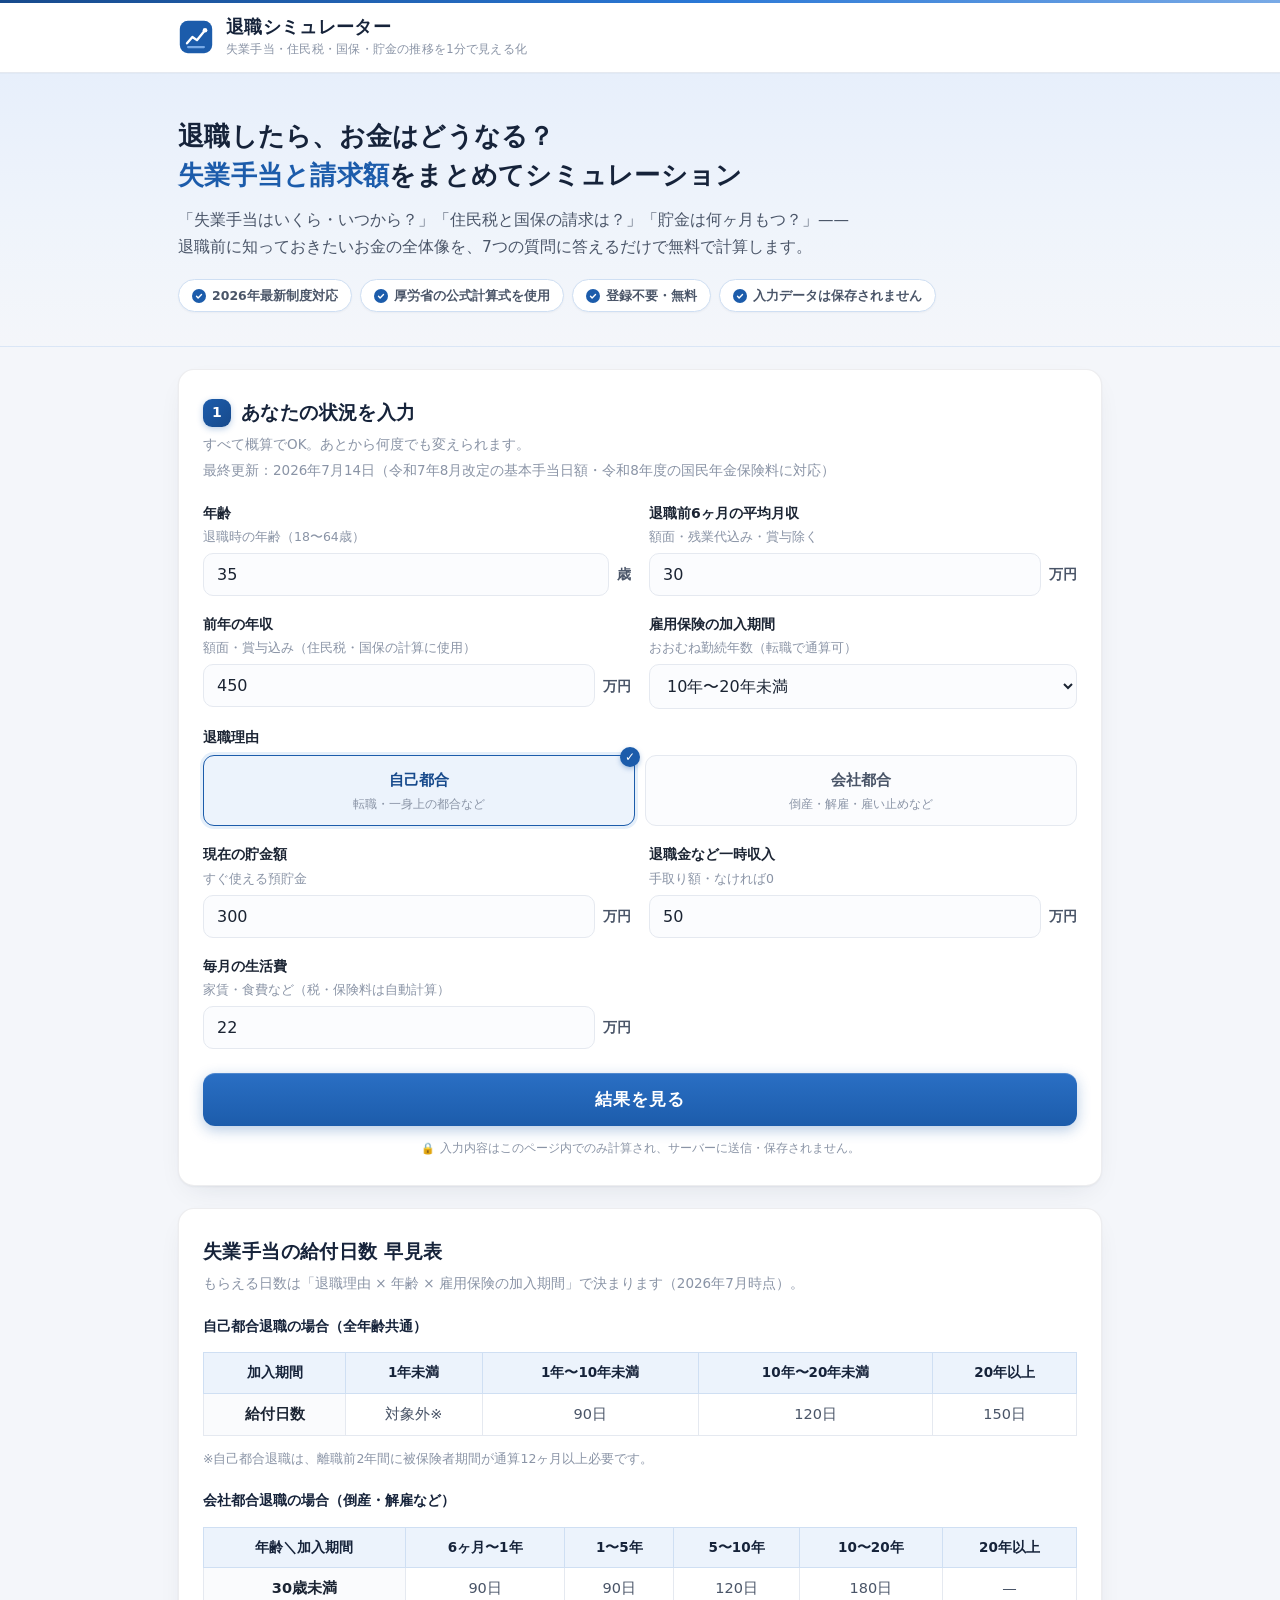
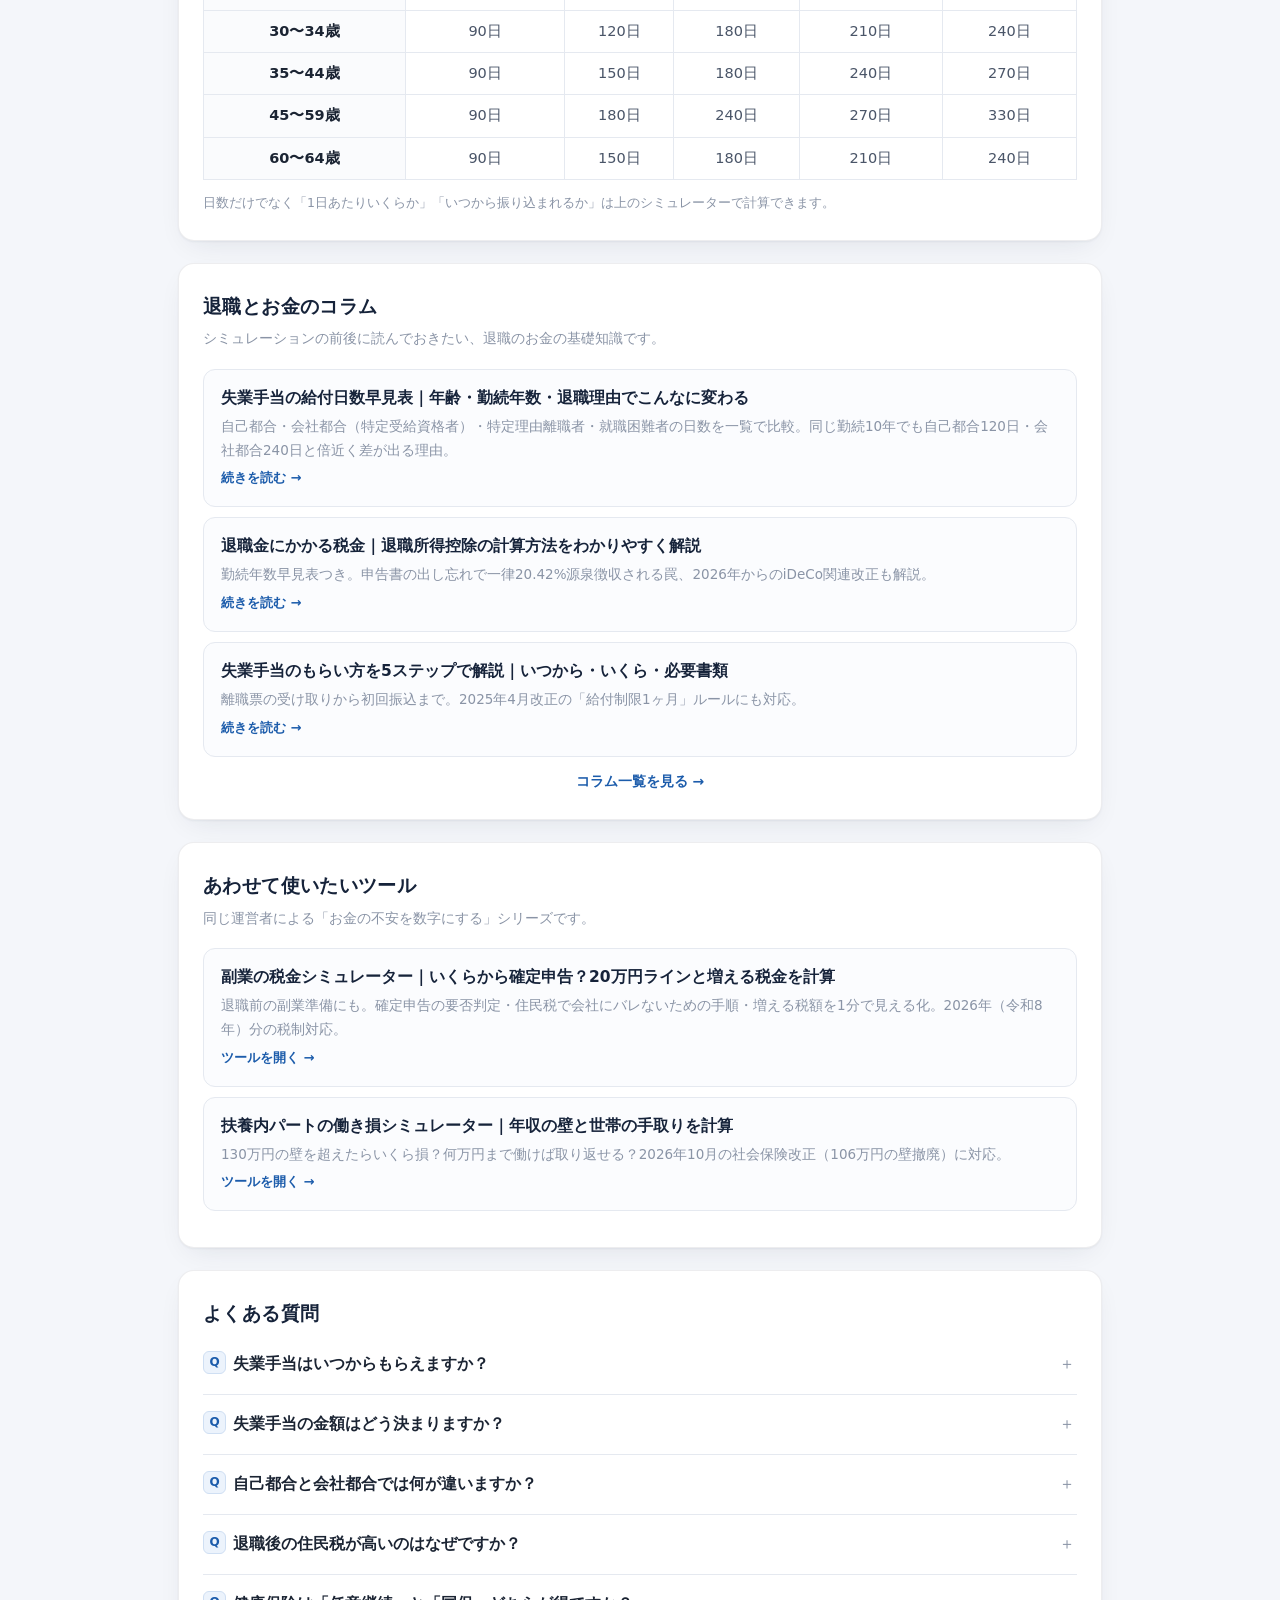
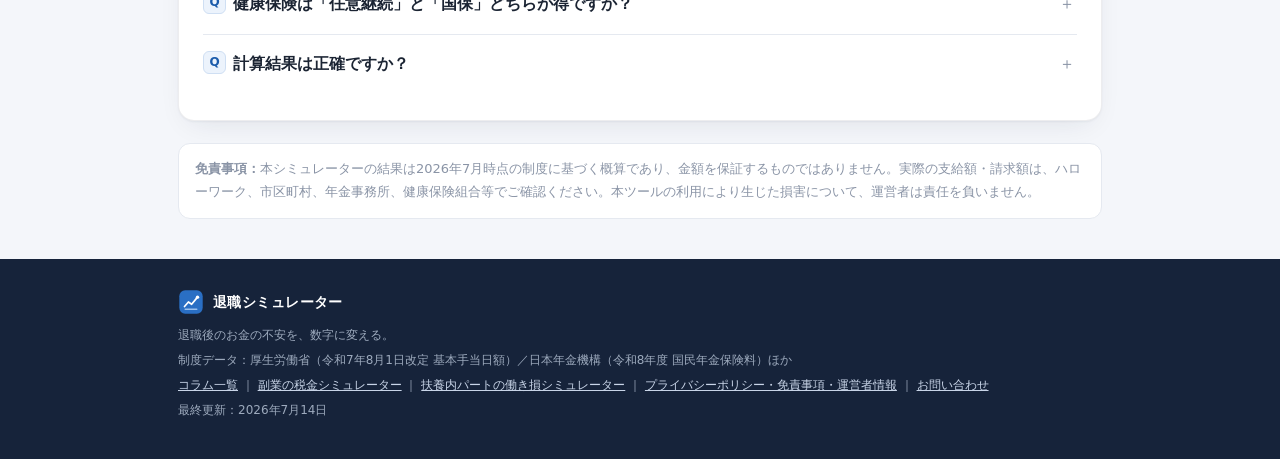
<file: index.html>
<!DOCTYPE html>
<html lang="ja">
<head>
<meta charset="UTF-8">
<meta name="viewport" content="width=device-width, initial-scale=1.0">
<link rel="icon" type="image/svg+xml" href="/favicon.svg">
<link rel="icon" type="image/png" sizes="32x32" href="/favicon-32.png">
<link rel="apple-touch-icon" href="/apple-touch-icon.png">
<!-- Google tag (gtag.js) -->
<script async src="https://www.googletagmanager.com/gtag/js?id=G-VPLMT7ME28"></script>
<script>
  window.dataLayer = window.dataLayer || [];
  function gtag(){dataLayer.push(arguments);}
  gtag('js', new Date());

  gtag('config', 'G-VPLMT7ME28');
</script>
<script async src="https://pagead2.googlesyndication.com/pagead/js/adsbygoogle.js?client=ca-pub-9132302948928758" crossorigin="anonymous"></script>
<meta name="google-site-verification" content="UFmTJcN0ziYu6iOAKZZzWbuGEZl9STsk9_JOEtYwScY">
<title>退職シミュレーター｜失業手当・住民税・国保をまとめて計算【2026年版】</title>
<meta name="description" content="退職したら失業手当はいくら・いつから・何日分もらえる？住民税と国民健康保険の請求額は？貯金は何ヶ月もつ？7つの質問に答えるだけで、退職後のお金の全体像を無料でシミュレーションできます。2026年最新の制度に対応。">
<link rel="canonical" href="https://taishoku-sim.com/">
<meta property="og:title" content="退職シミュレーター｜退職後のお金を1分で見える化">
<meta property="og:description" content="失業手当・住民税・国保・年金・貯金の推移をまとめて無料シミュレーション。2026年最新制度対応。">
<meta property="og:type" content="website">
<meta property="og:url" content="https://taishoku-sim.com/">
<meta property="og:image" content="https://taishoku-sim.com/ogp.png">
<meta name="twitter:card" content="summary_large_image">
<script type="application/ld+json">
{
  "@context": "https://schema.org",
  "@type": "FAQPage",
  "mainEntity": [
    {
      "@type": "Question",
      "name": "失業手当（基本手当）はいつからもらえますか？",
      "acceptedAnswer": {"@type": "Answer", "text": "会社都合退職の場合は7日間の待期期間のみで支給が始まり、初回の振込は退職から約1ヶ月〜1ヶ月半後です。自己都合退職の場合は待期7日に加えて1ヶ月の給付制限があり（2025年4月以降の離職から2ヶ月→1ヶ月に短縮）、初回振込は約2ヶ月半後が目安です。なお5年以内に3回以上自己都合退職している場合、給付制限は3ヶ月になります。"}
    },
    {
      "@type": "Question",
      "name": "失業手当はいくらもらえますか？",
      "acceptedAnswer": {"@type": "Answer", "text": "退職前6ヶ月の給与総額（賞与除く）÷180で「賃金日額」を出し、そこに50〜80%の給付率をかけた「基本手当日額」が1日あたりの支給額です。給与が低い人ほど給付率は高くなります。基本手当日額には年齢別の上限（令和7年8月改定：30〜44歳で8,055円など）があります。"}
    },
    {
      "@type": "Question",
      "name": "自己都合と会社都合では何が違いますか？",
      "acceptedAnswer": {"@type": "Answer", "text": "大きな違いは3つです。①給付開始時期（会社都合は待期7日のみ、自己都合は+1ヶ月の給付制限）、②給付日数（会社都合は年齢と勤続年数により90〜330日、自己都合は90〜150日）、③国民健康保険料の軽減（会社都合など非自発的失業なら前年所得を30%として計算されるため大幅に安くなる）です。"}
    },
    {
      "@type": "Question",
      "name": "退職後の住民税はなぜ高く感じるのですか？",
      "acceptedAnswer": {"@type": "Answer", "text": "住民税は前年の所得に対して課税され、翌年6月から翌々年5月にかけて支払う後払いの仕組みだからです。退職して収入がなくなっても、働いていた時期の所得に対する住民税の請求は続きます。また1〜5月に退職した場合は、5月までの残額が最後の給与から一括徴収されるのが原則です。"}
    },
    {
      "@type": "Question",
      "name": "このシミュレーターの計算根拠は何ですか？",
      "acceptedAnswer": {"@type": "Answer", "text": "雇用保険の基本手当日額は令和7年8月1日改定の厚生労働省公表値、給付制限は2025年4月施行の改正雇用保険法、国民年金保険料は令和8年度の月額17,920円を使用しています。住民税と国民健康保険料は全国的な平均的料率による概算です（国保は市区町村により大きく異なります）。"}
    }
  ]
}
</script>
<style>
  :root{
    --page:#f4f6fa;
    --surface:#ffffff;
    --ink:#1b2433;
    --ink-2:#4a5568;
    --muted:#8a94a6;
    --grid:#e5e9f0;
    --baseline:#c6cedb;
    --border:rgba(27,36,51,0.08);
    --navy:#16233a;
    --accent:#1c5cab;
    --accent-strong:#174a8c;
    --accent-soft:#ecf3fc;
    --accent-line:#cfdff3;
    --bar:#2a78d6;
    --good:#0f7b33;
    --good-soft:#eef7f0;
    --good-line:#cde5d3;
    --critical:#c43d3d;
    --warning-bg:#fdf7e7;
    --warning-border:#ecdcae;
    --warning-ink:#6b5310;
    --shadow-card:0 1px 2px rgba(22,35,58,.05), 0 10px 30px -12px rgba(22,35,58,.12);
  }
  *{margin:0;padding:0;box-sizing:border-box;}
  html{scroll-behavior:smooth;}
  body{
    font-family:system-ui,-apple-system,"Segoe UI","Hiragino Kaku Gothic ProN","Hiragino Sans","Yu Gothic UI",sans-serif;
    background:var(--page);color:var(--ink);line-height:1.75;
    -webkit-font-smoothing:antialiased;
  }
  a{color:var(--accent);}
  .wrap{max-width:960px;margin:0 auto;padding:0 18px;}

  /* ===== ヘッダー ===== */
  header.site{
    background:var(--surface);
    border-bottom:1px solid var(--grid);
    box-shadow:0 1px 0 rgba(22,35,58,.03);
    position:relative;
  }
  header.site::before{
    content:"";display:block;height:3px;
    background:linear-gradient(90deg,var(--accent-strong),var(--bar) 55%,#79aae6);
  }
  header.site .wrap{display:flex;align-items:center;gap:12px;padding-top:13px;padding-bottom:13px;}
  .logo-mark{flex:none;width:36px;height:36px;}
  .logo-text .logo{font-weight:700;font-size:17.5px;letter-spacing:.02em;color:var(--navy);line-height:1.3;}
  .logo-text .logo-sub{font-size:11.5px;color:var(--muted);letter-spacing:.02em;}

  /* ===== ヒーロー ===== */
  .hero-band{
    background:linear-gradient(180deg,#e7effb 0%, #eff4fb 55%, var(--page) 100%);
    border-bottom:1px solid rgba(28,92,171,.06);
  }
  .hero{padding:44px 0 34px;}
  .hero h1{
    font-size:26px;line-height:1.5;letter-spacing:.01em;color:var(--navy);
    font-weight:700;
  }
  .hero h1 .accent-line{color:var(--accent);}
  .hero p.lead{margin-top:12px;color:var(--ink-2);font-size:15.5px;max-width:680px;}
  .hero .badges{margin-top:18px;display:flex;flex-wrap:wrap;gap:8px;}
  .badge{
    display:inline-flex;align-items:center;gap:6px;
    font-size:12.5px;background:var(--surface);color:var(--ink-2);
    border:1px solid var(--accent-line);
    border-radius:999px;padding:4.5px 13px;font-weight:600;
    box-shadow:0 1px 2px rgba(22,35,58,.04);
  }
  .badge::before{
    content:"";flex:none;width:14px;height:14px;border-radius:50%;
    background:var(--accent) url('data:image/svg+xml;utf8,<svg xmlns="http://www.w3.org/2000/svg" viewBox="0 0 16 16"><path d="M4 8.5l2.6 2.6L12 5.5" fill="none" stroke="white" stroke-width="2.2" stroke-linecap="round" stroke-linejoin="round"/></svg>') center/10px no-repeat;
  }

  /* ===== カード ===== */
  .card{
    background:var(--surface);border:1px solid var(--border);border-radius:16px;
    padding:26px 24px;margin:22px 0;
    box-shadow:var(--shadow-card);
  }
  @media(max-width:560px){.card{padding:22px 18px;}}
  .card h2{
    font-size:19px;margin-bottom:4px;display:flex;align-items:center;gap:10px;
    color:var(--navy);letter-spacing:.02em;
  }
  .card h2 .num{
    background:linear-gradient(135deg,var(--accent),var(--accent-strong));
    color:#fff;border-radius:9px;width:28px;height:28px;
    display:inline-flex;align-items:center;justify-content:center;font-size:14px;flex:none;
    box-shadow:0 2px 6px rgba(28,92,171,.3);
  }
  .card .sub{font-size:13.5px;color:var(--muted);margin-bottom:18px;}

  /* ===== フォーム ===== */
  form .grid{display:grid;grid-template-columns:1fr 1fr;gap:16px 18px;}
  @media(max-width:560px){form .grid{grid-template-columns:1fr;}}
  .field label{display:block;font-size:14px;font-weight:700;margin-bottom:5px;color:var(--ink);}
  .field .hint{font-weight:400;color:var(--muted);font-size:12.5px;display:block;margin-top:1px;}
  .field .inputrow{display:flex;align-items:center;gap:8px;}
  input[type=number],select{
    width:100%;padding:11px 13px;font-size:16px;border:1.5px solid var(--grid);
    border-radius:10px;background:#fbfcfe;color:var(--ink);font-family:inherit;
    transition:border-color .15s, box-shadow .15s, background .15s;
  }
  input[type=number]:hover,select:hover{border-color:var(--baseline);}
  input[type=number]:focus,select:focus{
    outline:none;border-color:var(--accent);background:#fff;
    box-shadow:0 0 0 3px rgba(42,120,214,.15);
  }
  .unit{font-size:14px;color:var(--ink-2);flex:none;font-weight:600;}
  .radio-group{display:flex;gap:10px;}
  .radio-group label{
    flex:1;border:1.5px solid var(--grid);border-radius:11px;padding:11px 8px;
    text-align:center;font-size:15px;font-weight:700;cursor:pointer;background:#fbfcfe;
    display:flex;flex-direction:column;gap:1px;margin:0;color:var(--ink-2);
    transition:all .15s;position:relative;
  }
  .radio-group label small{font-weight:400;font-size:11.5px;color:var(--muted);}
  .radio-group input{display:none;}
  .radio-group label.on{
    border-color:var(--accent);background:var(--accent-soft);color:var(--accent-strong);
    box-shadow:0 0 0 3px rgba(42,120,214,.12);
  }
  .radio-group label.on::after{
    content:"✓";position:absolute;top:-9px;right:-6px;
    width:20px;height:20px;border-radius:50%;background:var(--accent);color:#fff;
    font-size:12px;line-height:20px;font-weight:700;
    box-shadow:0 2px 5px rgba(28,92,171,.35);
  }
  .btn{
    display:block;width:100%;margin-top:24px;padding:15px;font-size:17px;font-weight:700;
    background:linear-gradient(180deg,#2a6fc4,var(--accent));color:#fff;border:none;border-radius:12px;cursor:pointer;
    font-family:inherit;letter-spacing:.06em;
    box-shadow:0 4px 14px rgba(28,92,171,.32), inset 0 1px 0 rgba(255,255,255,.18);
    transition:transform .12s, box-shadow .12s, filter .12s;
  }
  .btn:hover{filter:brightness(1.06);transform:translateY(-1px);box-shadow:0 6px 18px rgba(28,92,171,.38), inset 0 1px 0 rgba(255,255,255,.18);}
  .btn:active{transform:translateY(0);}
  .privacy-note{
    margin-top:12px;font-size:12px;color:var(--muted);text-align:center;
    display:flex;align-items:center;justify-content:center;gap:5px;
  }
  .privacy-note::before{content:"🔒";font-size:11px;}

  /* ===== 結果 ===== */
  #results{display:none;}
  .hero-figure{text-align:center;padding:10px 0 6px;}
  .hero-figure .label{font-size:14.5px;color:var(--ink-2);font-weight:700;letter-spacing:.03em;}
  .hero-figure .value{
    font-size:52px;font-weight:700;line-height:1.25;letter-spacing:.01em;color:var(--navy);
  }
  .hero-figure .value small{font-size:22px;font-weight:700;}
  .hero-figure .note{
    display:inline-block;font-size:14px;margin-top:6px;font-weight:700;
    border-radius:999px;padding:5px 16px;
  }
  .hero-figure .note.ok{color:var(--good);background:var(--good-soft);border:1px solid var(--good-line);}
  .hero-figure .note.warn{color:var(--critical);background:#fbeeee;border:1px solid #edcece;}
  .hero-figure .note.mid{color:var(--ink-2);background:#f1f3f7;border:1px solid var(--grid);}

  .stat-grid{display:grid;grid-template-columns:1fr 1fr;gap:12px;margin-top:16px;}
  @media(min-width:720px){.stat-grid{grid-template-columns:1fr 1fr 1fr;}}
  .stat{
    border:1px solid var(--grid);border-left:3px solid var(--accent);
    border-radius:10px;padding:12px 14px;background:#fbfcfe;
  }
  .stat .k{font-size:12.5px;color:var(--muted);font-weight:600;}
  .stat .v{font-size:21px;font-weight:700;margin-top:2px;color:var(--navy);}
  .stat .v small{font-size:12px;font-weight:600;color:var(--ink-2);}

  .alert{
    background:var(--warning-bg);border:1px solid var(--warning-border);
    border-radius:10px;padding:13px 15px;font-size:14px;margin-top:12px;color:var(--warning-ink);
  }
  .alert strong{color:#584307;}
  .goodnote{
    background:var(--good-soft);border:1px solid var(--good-line);border-radius:10px;
    padding:13px 15px;font-size:14px;margin-top:4px;margin-bottom:10px;color:#1d4d28;
  }

  /* ===== タイムライン ===== */
  .timeline{margin-top:18px;}
  .tl-bar{display:flex;border-radius:9px;overflow:hidden;height:40px;border:1px solid var(--grid);box-shadow:inset 0 1px 2px rgba(22,35,58,.04);}
  .tl-seg{display:flex;align-items:center;justify-content:center;font-size:12px;font-weight:700;
    white-space:nowrap;overflow:hidden;padding:0 4px;}
  .tl-seg.wait{background:#edeff3;color:var(--ink-2);}
  .tl-seg.restrict{background:#f7ecd2;color:var(--warning-ink);}
  .tl-seg.benefit{background:linear-gradient(180deg,#e3eefb,#d8e7f9);color:var(--accent-strong);}
  .tl-labels{display:flex;justify-content:space-between;font-size:12px;color:var(--muted);margin-top:6px;font-weight:600;}
  .tl-legend{display:none;font-size:12.5px;color:var(--ink-2);margin-top:8px;line-height:1.9;}
  .tl-legend .sw{display:inline-block;width:10px;height:10px;border-radius:3px;margin:0 4px 0 10px;vertical-align:-1px;}
  @media(max-width:560px){
    .tl-seg{font-size:0;}
    .tl-legend{display:block;}
  }

  /* ===== 支払いテーブル ===== */
  table.pay{width:100%;border-collapse:collapse;margin-top:12px;font-size:15px;}
  table.pay th{text-align:left;font-weight:700;color:var(--ink-2);padding:10px 8px;border-bottom:2px solid var(--grid);font-size:13.5px;letter-spacing:.03em;}
  table.pay td{padding:11px 8px;border-bottom:1px solid var(--grid);text-align:right;font-variant-numeric:tabular-nums;}
  table.pay td.name{text-align:left;font-weight:600;}
  table.pay td .memo{display:block;font-size:12px;color:var(--muted);font-weight:400;}
  table.pay tr:nth-child(even) td{background:#fafbfd;}
  table.pay tr.total td{font-weight:700;font-size:16px;border-bottom:none;border-top:2px solid var(--baseline);background:var(--accent-soft);color:var(--navy);}
  table.pay tr.total td:first-child{border-radius:8px 0 0 8px;}
  table.pay tr.total td:last-child{border-radius:0 8px 8px 0;}
  table.pay td:not(.name){white-space:nowrap;}
  @media(max-width:560px){
    table.pay{font-size:14px;}
    table.pay td{padding:10px 5px;}
    table.pay tr.total td{font-size:14.5px;}
  }

  /* ===== チャート ===== */
  .chart-box{position:relative;margin-top:16px;}
  .chart-box svg{width:100%;height:auto;display:block;}
  .tooltip{
    position:absolute;pointer-events:none;background:var(--navy);color:#fff;
    font-size:12px;line-height:1.55;border-radius:8px;padding:8px 11px;
    opacity:0;transition:opacity .12s;white-space:nowrap;z-index:5;transform:translate(-50%,-100%);
    box-shadow:0 4px 14px rgba(22,35,58,.3);
  }
  .tooltip .t{font-weight:700;}
  .chart-legend-note{font-size:12.5px;color:var(--muted);margin-top:10px;}

  /* ===== ヒント ===== */
  .tips li{margin:10px 0;font-size:15px;list-style:none;padding-left:30px;position:relative;color:var(--ink-2);}
  .tips li strong{color:var(--ink);}
  .tips li::before{
    content:"✓";position:absolute;left:0;top:2px;
    width:19px;height:19px;border-radius:50%;
    background:var(--accent-soft);color:var(--accent);border:1px solid var(--accent-line);
    font-size:11px;line-height:18px;text-align:center;font-weight:700;
  }

  /* ===== シェア ===== */
  .share-row{display:flex;align-items:center;gap:10px;flex-wrap:wrap;margin-top:18px;padding-top:16px;border-top:1px solid var(--grid);}
  .share-row .s-label{font-size:13px;font-weight:700;color:var(--ink-2);}
  .share-btn{
    display:inline-flex;align-items:center;gap:6px;padding:8px 16px;border-radius:999px;
    font-size:13px;font-weight:700;text-decoration:none;cursor:pointer;border:none;font-family:inherit;
    transition:filter .15s, transform .12s;
  }
  .share-btn:hover{filter:brightness(1.08);transform:translateY(-1px);}
  .share-btn.x{background:#0f1419;color:#fff;}
  .share-btn.line{background:#06c755;color:#fff;}
  .share-btn.copy{background:var(--accent-soft);color:var(--accent-strong);border:1px solid var(--accent-line);}

  /* ===== 早見表 ===== */
  table.quick{width:100%;border-collapse:collapse;margin:10px 0 4px;font-size:14.5px;text-align:center;}
  table.quick th{background:var(--accent-soft);color:var(--navy);font-weight:700;padding:8px 6px;border:1px solid var(--accent-line);font-size:13.5px;}
  table.quick td{padding:8px 6px;border:1px solid var(--grid);color:var(--ink-2);font-variant-numeric:tabular-nums;}
  table.quick td:first-child{font-weight:700;color:var(--ink);background:#fafbfd;}
  .quick-note{font-size:12.5px;color:var(--muted);margin-top:8px;}
  .quick-wrap{overflow-x:auto;}

  /* ===== コラム ===== */
  .article-more{display:block;text-align:center;font-size:14px;font-weight:700;margin-top:12px;text-decoration:none;}
  .article-list a{
    display:block;padding:15px 17px;border:1px solid var(--grid);border-radius:12px;
    margin:10px 0;text-decoration:none;background:#fbfcfe;
    transition:border-color .15s, background .15s;
  }
  .article-list a:hover{border-color:var(--accent-line);background:var(--accent-soft);}
  .article-list .a-title{font-size:15.5px;font-weight:700;color:var(--navy);}
  .article-list .a-desc{font-size:13.5px;color:var(--muted);margin-top:3px;}
  .article-list .a-more{font-size:13px;font-weight:700;color:var(--accent);margin-top:5px;display:inline-block;}

  /* ===== FAQ ===== */
  .faq details{border-bottom:1px solid var(--grid);padding:4px 0;}
  .faq details:last-of-type{border-bottom:none;}
  .faq summary{
    cursor:pointer;font-weight:700;font-size:15.5px;padding:12px 0;list-style:none;
    position:relative;padding-left:30px;padding-right:26px;color:var(--ink);
  }
  .faq summary::-webkit-details-marker{display:none;}
  .faq summary::before{
    content:"Q";position:absolute;left:0;top:12px;
    width:21px;height:21px;border-radius:6px;background:var(--accent-soft);color:var(--accent);
    border:1px solid var(--accent-line);
    font-size:12px;line-height:20px;text-align:center;font-weight:700;
  }
  .faq summary::after{content:"＋";position:absolute;right:2px;color:var(--muted);font-weight:400;}
  .faq details[open] summary::after{content:"−";}
  .faq .a{font-size:15px;color:var(--ink-2);padding:0 0 16px 30px;}

  details.basis{margin-top:16px;font-size:13.5px;color:var(--ink-2);
    background:#f7f9fc;border:1px solid var(--grid);border-radius:10px;padding:12px 15px;}
  details.basis summary{cursor:pointer;font-weight:700;color:var(--ink-2);font-size:13.5px;}
  details.basis ul{margin:10px 0 4px 18px;}
  details.basis li{margin:5px 0;}

  /* ===== フッター・免責 ===== */
  .disclaimer{
    font-size:13px;color:var(--muted);background:var(--surface);
    border:1px solid var(--grid);border-radius:12px;padding:14px 16px;margin-top:20px;
  }
  footer.site{
    margin-top:40px;background:var(--navy);
    padding:30px 0 34px;font-size:12px;color:#9daabd;
  }
  footer.site .f-logo{display:flex;align-items:center;gap:9px;margin-bottom:10px;}
  footer.site .f-logo svg{width:26px;height:26px;}
  footer.site .f-logo b{color:#fff;font-size:14px;letter-spacing:.03em;}
  footer.site p{margin:4px 0;}

  /* ===== スマホ最適化 ===== */
  @media(max-width:560px){
    .hero{padding:32px 0 26px;}
    .hero h1{font-size:21.5px;}
    .hero p.lead{font-size:14.5px;}
    .badge{font-size:11px;padding:4px 11px;}
    .card h2{font-size:17.5px;}
    .hero-figure .value{font-size:44px;}
    .hero-figure .value small{font-size:19px;}
    .hero-figure .note{font-size:13px;padding:4px 13px;}
    .stat{padding:10px 11px;}
    .stat .v{font-size:17.5px;}
    .stat .v small{font-size:11px;}
    .btn{font-size:16px;}
  }
  @media(max-width:374px){
    .stat-grid{grid-template-columns:1fr;}
    .logo-text .logo-sub{font-size:10px;}
  }
</style>
</head>
<body>

<header class="site">
  <div class="wrap">
    <svg class="logo-mark" viewBox="0 0 40 40" aria-hidden="true">
      <rect x="2" y="2" width="36" height="36" rx="9" fill="#1c5cab"/>
      <path d="M10 27 L16 20 L21 23.5 L30 12.5" fill="none" stroke="#fff" stroke-width="2.6" stroke-linecap="round" stroke-linejoin="round"/>
      <circle cx="30" cy="12.5" r="2.6" fill="#fff"/>
      <rect x="10" y="30" width="20" height="2.4" rx="1.2" fill="#79aae6"/>
    </svg>
    <div class="logo-text">
      <div class="logo">退職シミュレーター</div>
      <div class="logo-sub">失業手当・住民税・国保・貯金の推移を1分で見える化</div>
    </div>
  </div>
</header>

<div class="hero-band">
  <div class="wrap">
    <section class="hero">
      <h1>退職したら、お金はどうなる？<br><span class="accent-line">失業手当と請求額</span>をまとめてシミュレーション</h1>
      <p class="lead">「失業手当はいくら・いつから？」「住民税と国保の請求は？」「貯金は何ヶ月もつ？」——退職前に知っておきたいお金の全体像を、7つの質問に答えるだけで無料で計算します。</p>
      <div class="badges">
        <span class="badge">2026年最新制度対応</span>
        <span class="badge">厚労省の公式計算式を使用</span>
        <span class="badge">登録不要・無料</span>
        <span class="badge">入力データは保存されません</span>
      </div>
    </section>
  </div>
</div>

<div class="wrap">

  <section class="card">
    <h2><span class="num">1</span>あなたの状況を入力</h2>
    <p class="sub">すべて概算でOK。あとから何度でも変えられます。<span style="display:block;margin-top:2px;">最終更新：2026年7月14日（令和7年8月改定の基本手当日額・令和8年度の国民年金保険料に対応）</span></p>
    <form id="form" onsubmit="return false;">
      <div class="grid">
        <div class="field">
          <label for="age">年齢 <span class="hint">退職時の年齢（18〜64歳）</span></label>
          <div class="inputrow"><input type="number" id="age" value="35" min="18" max="64"><span class="unit">歳</span></div>
        </div>
        <div class="field">
          <label for="wage">退職前6ヶ月の平均月収 <span class="hint">額面・残業代込み・賞与除く</span></label>
          <div class="inputrow"><input type="number" id="wage" value="30" min="5" max="200"><span class="unit">万円</span></div>
        </div>
        <div class="field">
          <label for="income">前年の年収 <span class="hint">額面・賞与込み（住民税・国保の計算に使用）</span></label>
          <div class="inputrow"><input type="number" id="income" value="450" min="50" max="3000"><span class="unit">万円</span></div>
        </div>
        <div class="field">
          <label for="tenure">雇用保険の加入期間 <span class="hint">おおむね勤続年数（転職で通算可）</span></label>
          <select id="tenure">
            <option value="0">6ヶ月未満</option>
            <option value="1">6ヶ月〜1年未満</option>
            <option value="2">1年〜5年未満</option>
            <option value="3">5年〜10年未満</option>
            <option value="4" selected>10年〜20年未満</option>
            <option value="5">20年以上</option>
          </select>
        </div>
        <div class="field" style="grid-column:1/-1;">
          <label>退職理由</label>
          <div class="radio-group" id="reasonGroup">
            <label class="on"><input type="radio" name="reason" value="self" checked>自己都合<small>転職・一身上の都合など</small></label>
            <label><input type="radio" name="reason" value="company">会社都合<small>倒産・解雇・雇い止めなど</small></label>
          </div>
        </div>
        <div class="field">
          <label for="savings">現在の貯金額 <span class="hint">すぐ使える預貯金</span></label>
          <div class="inputrow"><input type="number" id="savings" value="300" min="0" max="100000"><span class="unit">万円</span></div>
        </div>
        <div class="field">
          <label for="severance">退職金など一時収入 <span class="hint">手取り額・なければ0</span></label>
          <div class="inputrow"><input type="number" id="severance" value="50" min="0" max="100000"><span class="unit">万円</span></div>
        </div>
        <div class="field">
          <label for="living">毎月の生活費 <span class="hint">家賃・食費など（税・保険料は自動計算）</span></label>
          <div class="inputrow"><input type="number" id="living" value="22" min="1" max="500"><span class="unit">万円</span></div>
        </div>
      </div>
      <button class="btn" id="calcBtn">結果を見る</button>
      <p class="privacy-note">入力内容はこのページ内でのみ計算され、サーバーに送信・保存されません。</p>
    </form>
  </section>

  <!-- AdSense枠①：審査通過後にここへ広告コードを挿入 -->

  <div id="results">

    <section class="card">
      <div class="hero-figure">
        <div class="label">再就職しない場合、いまの貯金がもつ期間</div>
        <div class="value" id="surviveValue">—</div>
        <div class="note" id="surviveNote"></div>
      </div>
      <div class="chart-box" id="chartBox">
        <div id="chart"></div>
        <div class="tooltip" id="tooltip"></div>
      </div>
      <p class="chart-legend-note">毎月末の貯金残高の推移（24ヶ月）。<span style="color:var(--critical);font-weight:600;">■赤</span>はマイナス（貯金が尽きた状態）。失業手当の入金と、生活費・税・保険料の支払いを月ごとに反映しています。</p>
      <div class="share-row">
        <span class="s-label">このツールをシェア：</span>
        <a class="share-btn x" href="https://twitter.com/intent/tweet?text=%E9%80%80%E8%81%B7%E3%82%B7%E3%83%9F%E3%83%A5%E3%83%AC%E3%83%BC%E3%82%BF%E3%83%BC%EF%BD%9C%E5%A4%B1%E6%A5%AD%E6%89%8B%E5%BD%93%E3%83%BB%E4%BD%8F%E6%B0%91%E7%A8%8E%E3%83%BB%E5%9B%BD%E4%BF%9D%E3%83%BB%E8%B2%AF%E9%87%91%E3%81%AE%E6%8E%A8%E7%A7%BB%E3%82%921%E5%88%86%E3%81%A7%E8%A6%8B%E3%81%88%E3%82%8B%E5%8C%96&amp;url=https%3A%2F%2Ftaishoku-sim.com%2F" target="_blank" rel="noopener">𝕏 ポスト</a>
        <a class="share-btn line" href="https://social-plugins.line.me/lineit/share?url=https%3A%2F%2Ftaishoku-sim.com%2F" target="_blank" rel="noopener">LINEで送る</a>
        <button class="share-btn copy" id="copyUrlBtn">🔗 URLをコピー</button>
      </div>
    </section>

    <section class="card">
      <h2><span class="num">2</span>失業手当（雇用保険の基本手当）</h2>
      <p class="sub" id="benefitSub"></p>
      <div id="benefitAlert"></div>
      <div class="stat-grid" id="benefitStats"></div>
      <div class="timeline" id="timeline"></div>
    </section>

    <section class="card">
      <h2><span class="num">3</span>退職後に請求されるお金（月あたり）</h2>
      <p class="sub">会社が天引きしてくれていた支払いが、退職後は自分宛てに請求されます。</p>
      <div id="nhiNote"></div>
      <table class="pay" id="payTable"></table>
    </section>

    <section class="card">
      <h2><span class="num">4</span>負担を減らすためにできること</h2>
      <ul class="tips" id="tipsList"></ul>
      <details class="basis">
        <summary>計算の前提と制度の根拠（2026年7月時点）</summary>
        <ul>
          <li>基本手当日額：令和7年8月1日改定の厚生労働省公表値（年齢別上限 29歳以下7,255円／30〜44歳8,055円／45〜59歳8,870円／60〜64歳7,623円、下限2,411円）と公式の給付率計算式を使用。</li>
          <li>給付制限：2025年4月1日以降の離職から、自己都合退職は原則1ヶ月（5年以内に3回以上の自己都合退職は3ヶ月）。</li>
          <li>国民年金保険料：令和8年度（2026年4月〜2027年3月）の月額17,920円。</li>
          <li>住民税：前年所得に税率10%＋均等割・森林環境税で概算（単身の場合）。</li>
          <li>国民健康保険：全国の平均的な料率による概算（単身の場合）。実際の保険料は市区町村によって大きく異なります。会社都合等の場合は非自発的失業者の軽減（前年給与所得を30%として計算）を適用。</li>
          <li>シミュレーションは1ヶ月=30日として計算し、失業手当の振込は実際の認定日サイクルを踏まえ約1ヶ月遅れで反映しています。</li>
        </ul>
      </details>
    </section>

    <!-- AdSense枠②：審査通過後にここへ広告コードを挿入 -->

  </div>

  <section class="card">
    <h2>失業手当の給付日数 早見表</h2>
    <p class="sub">もらえる日数は「退職理由 × 年齢 × 雇用保険の加入期間」で決まります（2026年7月時点）。</p>
    <h3 style="font-size:14px;color:var(--navy);margin:6px 0 4px;">自己都合退職の場合（全年齢共通）</h3>
    <div class="quick-wrap">
      <table class="quick">
        <tr><th>加入期間</th><th>1年未満</th><th>1年〜10年未満</th><th>10年〜20年未満</th><th>20年以上</th></tr>
        <tr><td>給付日数</td><td>対象外※</td><td>90日</td><td>120日</td><td>150日</td></tr>
      </table>
    </div>
    <p class="quick-note">※自己都合退職は、離職前2年間に被保険者期間が通算12ヶ月以上必要です。</p>
    <h3 style="font-size:14px;color:var(--navy);margin:18px 0 4px;">会社都合退職の場合（倒産・解雇など）</h3>
    <div class="quick-wrap">
      <table class="quick">
        <tr><th>年齢＼加入期間</th><th>6ヶ月〜1年</th><th>1〜5年</th><th>5〜10年</th><th>10〜20年</th><th>20年以上</th></tr>
        <tr><td>30歳未満</td><td>90日</td><td>90日</td><td>120日</td><td>180日</td><td>—</td></tr>
        <tr><td>30〜34歳</td><td>90日</td><td>120日</td><td>180日</td><td>210日</td><td>240日</td></tr>
        <tr><td>35〜44歳</td><td>90日</td><td>150日</td><td>180日</td><td>240日</td><td>270日</td></tr>
        <tr><td>45〜59歳</td><td>90日</td><td>180日</td><td>240日</td><td>270日</td><td>330日</td></tr>
        <tr><td>60〜64歳</td><td>90日</td><td>150日</td><td>180日</td><td>210日</td><td>240日</td></tr>
      </table>
    </div>
    <p class="quick-note">日数だけでなく「1日あたりいくらか」「いつから振り込まれるか」は上のシミュレーターで計算できます。</p>
  </section>

  <section class="card">
    <h2>退職とお金のコラム</h2>
    <p class="sub">シミュレーションの前後に読んでおきたい、退職のお金の基礎知識です。</p>
    <div class="article-list">
      <a href="./articles/shitsugyou-kyuufu-nissuu-hayamihyou.html">
        <div class="a-title">失業手当の給付日数早見表｜年齢・勤続年数・退職理由でこんなに変わる</div>
        <div class="a-desc">自己都合・会社都合（特定受給資格者）・特定理由離職者・就職困難者の日数を一覧で比較。同じ勤続10年でも自己都合120日・会社都合240日と倍近く差が出る理由。</div>
        <span class="a-more">続きを読む →</span>
      </a>
      <a href="./articles/taishokukin-zeikin.html">
        <div class="a-title">退職金にかかる税金｜退職所得控除の計算方法をわかりやすく解説</div>
        <div class="a-desc">勤続年数早見表つき。申告書の出し忘れで一律20.42%源泉徴収される罠、2026年からのiDeCo関連改正も解説。</div>
        <span class="a-more">続きを読む →</span>
      </a>
      <a href="./articles/shitsugyou-teate-moraikata.html">
        <div class="a-title">失業手当のもらい方を5ステップで解説｜いつから・いくら・必要書類</div>
        <div class="a-desc">離職票の受け取りから初回振込まで。2025年4月改正の「給付制限1ヶ月」ルールにも対応。</div>
        <span class="a-more">続きを読む →</span>
      </a>
    </div>
    <a class="article-more" href="./articles/">コラム一覧を見る →</a>
  </section>

  <section class="card">
    <h2>あわせて使いたいツール</h2>
    <p class="sub">同じ運営者による「お金の不安を数字にする」シリーズです。</p>
    <div class="article-list">
      <a href="https://fukugyou-sim.com/" target="_blank" rel="noopener">
        <div class="a-title">副業の税金シミュレーター｜いくらから確定申告？20万円ラインと増える税金を計算</div>
        <div class="a-desc">退職前の副業準備にも。確定申告の要否判定・住民税で会社にバレないための手順・増える税額を1分で見える化。2026年（令和8年）分の税制対応。</div>
        <span class="a-more">ツールを開く →</span>
      </a>
      <a href="https://fuyou-sim.com/" target="_blank" rel="noopener">
        <div class="a-title">扶養内パートの働き損シミュレーター｜年収の壁と世帯の手取りを計算</div>
        <div class="a-desc">130万円の壁を超えたらいくら損？何万円まで働けば取り返せる？2026年10月の社会保険改正（106万円の壁撤廃）に対応。</div>
        <span class="a-more">ツールを開く →</span>
      </a>
    </div>
  </section>

  <section class="card faq">
    <h2>よくある質問</h2>
    <details>
      <summary>失業手当はいつからもらえますか？</summary>
      <div class="a">会社都合退職なら7日間の待期期間のみで支給が始まり、初回振込は退職から約1ヶ月〜1ヶ月半後です。自己都合退職は待期7日＋給付制限1ヶ月（2025年4月以降の離職から2ヶ月→1ヶ月に短縮）があり、初回振込は約2ヶ月半後が目安です。5年以内に3回以上自己都合退職していると給付制限は3ヶ月になります。また、離職前1年以内または離職後に教育訓練等を受けると給付制限が解除される制度もあります。</div>
    </details>
    <details>
      <summary>失業手当の金額はどう決まりますか？</summary>
      <div class="a">退職前6ヶ月の給与総額（賞与除く）÷180で「賃金日額」を計算し、50〜80%の給付率をかけたものが1日あたりの支給額（基本手当日額）です。給与が低かった人ほど給付率は高く設定されています。日額には年齢別の上限があり、令和7年8月改定では30〜44歳で8,055円です。</div>
    </details>
    <details>
      <summary>自己都合と会社都合では何が違いますか？</summary>
      <div class="a">①給付開始（会社都合は待期7日のみ、自己都合は＋給付制限1ヶ月）、②給付日数（会社都合は90〜330日、自己都合は90〜150日）、③国民健康保険の軽減（会社都合などの非自発的失業なら前年所得を30%として計算）の3点が大きく異なります。同じ給与・勤続でも受け取れる総額が2倍以上変わることがあります。</div>
    </details>
    <details>
      <summary>退職後の住民税が高いのはなぜですか？</summary>
      <div class="a">住民税は「前年の所得」に課税され、翌年6月〜翌々年5月に支払う後払い方式だからです。退職して収入がゼロになっても、働いていた頃の所得に対する請求は続きます。1〜5月に退職した場合は、5月までの残額が最後の給与や退職金から一括徴収されるのが原則です。</div>
    </details>
    <details>
      <summary>健康保険は「任意継続」と「国保」どちらが得ですか？</summary>
      <div class="a">在職中の健康保険を最長2年続けられる「任意継続」は、保険料が在職時の約2倍になる一方で上限があるため、収入が高かった人ほど有利になりやすい制度です。逆に会社都合退職なら国保の軽減が受けられるため国保が有利なケースがほとんどです。退職前に、加入していた健保組合と市区町村の窓口で両方の見積もりを取るのが確実です。</div>
    </details>
    <details>
      <summary>計算結果は正確ですか？</summary>
      <div class="a">失業手当は厚生労働省の公式計算式（令和7年8月改定）を使っているため精度は高めですが、住民税・国民健康保険はお住まいの市区町村や家族構成で変わるため概算です。正確な金額は、ハローワーク・市区町村の窓口・加入中の健康保険組合でご確認ください。</div>
    </details>
  </section>

  <div class="disclaimer">
    <strong>免責事項：</strong>本シミュレーターの結果は2026年7月時点の制度に基づく概算であり、金額を保証するものではありません。実際の支給額・請求額は、ハローワーク、市区町村、年金事務所、健康保険組合等でご確認ください。本ツールの利用により生じた損害について、運営者は責任を負いません。
  </div>

</div>

<footer class="site">
  <div class="wrap">
    <div class="f-logo">
      <svg viewBox="0 0 40 40" aria-hidden="true">
        <rect x="2" y="2" width="36" height="36" rx="9" fill="#2a6fc4"/>
        <path d="M10 27 L16 20 L21 23.5 L30 12.5" fill="none" stroke="#fff" stroke-width="2.6" stroke-linecap="round" stroke-linejoin="round"/>
        <circle cx="30" cy="12.5" r="2.6" fill="#fff"/>
        <rect x="10" y="30" width="20" height="2.4" rx="1.2" fill="#9cc0ec"/>
      </svg>
      <b>退職シミュレーター</b>
    </div>
    <p>退職後のお金の不安を、数字に変える。</p>
    <p>制度データ：厚生労働省（令和7年8月1日改定 基本手当日額）／日本年金機構（令和8年度 国民年金保険料）ほか</p>
    <p><a href="./articles/" style="color:#c9d5e8;">コラム一覧</a> ｜ <a href="https://fukugyou-sim.com/" target="_blank" rel="noopener" style="color:#c9d5e8;">副業の税金シミュレーター</a> ｜ <a href="https://fuyou-sim.com/" target="_blank" rel="noopener" style="color:#c9d5e8;">扶養内パートの働き損シミュレーター</a> ｜ <a href="./privacy.html" style="color:#c9d5e8;">プライバシーポリシー・免責事項・運営者情報</a> ｜ <a href="https://forms.gle/fLUeUgyRsNNLhdzbA" target="_blank" rel="noopener" style="color:#c9d5e8;">お問い合わせ</a></p>
    <p>最終更新：2026年7月14日</p>
  </div>
</footer>

<script>
"use strict";

/* ===== 制度定数（更新時はここだけ変える） ===== */
const C = {
  updated: "2026-07-14",
  // 令和7年8月1日改定（厚生労働省）
  wageDailyMin: 3014,
  benefitDailyMin: 2411,
  ageBands: [
    { max: 29, wageCap: 14510, benefitCap: 7255 },
    { max: 44, wageCap: 16110, benefitCap: 8055 },
    { max: 59, wageCap: 17740, benefitCap: 8870 },
    { max: 64, wageCap: 16940, benefitCap: 7623 },
  ],
  pensionMonthly: 17920,      // 令和8年度 国民年金保険料
  residentTaxRate: 0.10,
  residentTaxFlat: 6000,      // 均等割5,000円＋森林環境税1,000円
  residentTaxAdj: 2500,       // 調整控除
  socialInsRate: 0.145,       // 在職時の社会保険料率（控除概算用）
  nhi: {                      // 国民健康保険（全国平均的な概算モデル・単身）
    medRate: 0.095,           // 医療分＋支援分の所得割
    careRate: 0.020,          // 介護分の所得割（40〜64歳）
    perCapita: 55000,         // 医療分＋支援分の均等割
    perCapitaCare: 17000,     // 介護分の均等割
    cap: 1090000,             // 賦課限度額
  },
  simMonths: 24,
};

/* ===== 計算ロジック ===== */

// 基本手当日額（令和7年8月1日改定の公式計算式）
function basicDaily(wageDaily, age) {
  const band = C.ageBands.find(b => age <= b.max) || C.ageBands[3];
  const w = Math.min(Math.max(wageDaily, C.wageDailyMin), band.wageCap);
  let y;
  if (age <= 59) {
    if (w < 5340) y = 0.8 * w;
    else if (w <= 13140) y = 0.8 * w - 0.3 * ((w - 5340) / 7800) * w;
    else y = 0.5 * w;
  } else { // 60〜64歳
    if (w < 5340) y = 0.8 * w;
    else if (w <= 11800) y = Math.min(0.8 * w - 0.35 * ((w - 5340) / 6460) * w, 0.05 * w + 4720);
    else y = 0.45 * w;
  }
  return Math.min(Math.max(Math.floor(y), C.benefitDailyMin), band.benefitCap);
}

// 所定給付日数
function benefitDays(reason, age, tenureIdx) {
  if (reason === "self") {
    // 一般受給資格者：離職前2年に被保険者期間12ヶ月以上が必要
    if (tenureIdx <= 1) return 0;
    if (tenureIdx <= 3) return 90;   // 1〜10年
    if (tenureIdx === 4) return 120; // 10〜20年
    return 150;                      // 20年〜
  }
  // 特定受給資格者（会社都合）：離職前1年に6ヶ月以上
  if (tenureIdx === 0) return 0;
  if (tenureIdx === 1) return 90; // 1年未満は全年齢90日
  const t = {
    u30:  { 2: 90,  3: 120, 4: 180, 5: 180 },
    a34:  { 2: 120, 3: 180, 4: 210, 5: 240 },
    a44:  { 2: 150, 3: 180, 4: 240, 5: 270 },
    a59:  { 2: 180, 3: 240, 4: 270, 5: 330 },
    a64:  { 2: 150, 3: 180, 4: 210, 5: 240 },
  };
  const row = age < 30 ? t.u30 : age <= 34 ? t.a34 : age <= 44 ? t.a44 : age <= 59 ? t.a59 : t.a64;
  return row[tenureIdx];
}

// 給与所得（令和7年改正：最低保障65万円）
function salaryIncome(gross) {
  let d;
  if (gross <= 1900000) d = 650000;
  else if (gross <= 3600000) d = gross * 0.30 + 80000;
  else if (gross <= 6600000) d = gross * 0.20 + 440000;
  else if (gross <= 8500000) d = gross * 0.10 + 1100000;
  else d = 1950000;
  return Math.max(0, gross - d);
}

// 住民税 年額（概算・単身）
function residentTaxAnnual(grossLastYear) {
  const gi = salaryIncome(grossLastYear);
  if (gi <= 450000) return 0; // 非課税の目安（単身）
  const taxable = Math.max(0, gi - grossLastYear * C.socialInsRate - 430000);
  return Math.max(0, Math.round(taxable * C.residentTaxRate) - C.residentTaxAdj) + C.residentTaxFlat;
}

// 国民健康保険 年額（概算・単身）
function nhiAnnual(grossLastYear, age, reason) {
  let gi = salaryIncome(grossLastYear);
  if (reason === "company") gi = gi * 0.30; // 非自発的失業者の軽減
  const base = Math.max(0, gi - 430000);
  const care = age >= 40 && age <= 64;
  let perCapita = C.nhi.perCapita + (care ? C.nhi.perCapitaCare : 0);
  if (gi <= 430000) perCapita = Math.round(perCapita * 0.3); // 低所得の均等割7割軽減の目安
  const total = base * C.nhi.medRate + (care ? base * C.nhi.careRate : 0) + perCapita;
  return Math.min(Math.round(total), C.nhi.cap);
}

function simulate(p) {
  const wageDaily = p.wage6m * 6 / 180;
  const days = benefitDays(p.reason, p.age, p.tenureIdx);
  const daily = days > 0 ? basicDaily(wageDaily, p.age) : 0;
  const restrictionDays = p.reason === "self" ? 30 : 0;
  const accrualStart = 7 + 7 + restrictionDays; // 申請まで約7日＋待期7日＋給付制限

  const resTax = residentTaxAnnual(p.lastYearIncome);
  const nhi = nhiAnnual(p.lastYearIncome, p.age, p.reason);
  const resTaxM = Math.round(resTax / 12);
  const nhiM = Math.round(nhi / 12);
  const fixedM = C.pensionMonthly + resTaxM + nhiM;

  const rows = [];
  let bal = p.savings + p.severance;
  rows.push({ m: 0, bal, benefit: 0, out: 0 });
  let accrPrev = 0, depleted = null;
  for (let m = 1; m <= C.simMonths; m++) {
    const s = Math.max((m - 1) * 30, accrualStart);
    const e = Math.min(m * 30, accrualStart + days);
    const accr = Math.max(0, e - s);
    const pay = Math.round(accrPrev * daily); // 振込は約1ヶ月遅れ
    accrPrev = accr;
    const out = p.living + fixedM;
    bal += pay - out;
    rows.push({ m, bal, benefit: pay, out });
    if (depleted === null && bal < 0) depleted = m;
  }

  const firstPayWeeks = days > 0 ? Math.round((accrualStart + 28) / 7) : null;
  const lastPayMonth = days > 0 ? Math.ceil((accrualStart + days) / 30) + 1 : null;

  return {
    wageDaily, daily, days, total: daily * days,
    restrictionDays, accrualStart, firstPayWeeks, lastPayMonth,
    resTax, resTaxM, nhi, nhiM, fixedM, rows, depleted,
  };
}

/* ===== 表示 ===== */
const $ = id => document.getElementById(id);
const yen = n => n.toLocaleString("ja-JP") + "円";
const man = n => (Math.round(n / 10000)).toLocaleString("ja-JP") + "万円";

function readParams() {
  return {
    age: Math.min(64, Math.max(18, +$("age").value || 35)),
    wage6m: (+$("wage").value || 0) * 10000,
    lastYearIncome: (+$("income").value || 0) * 10000,
    tenureIdx: +$("tenure").value,
    reason: document.querySelector('input[name=reason]:checked').value,
    savings: (+$("savings").value || 0) * 10000,
    severance: (+$("severance").value || 0) * 10000,
    living: (+$("living").value || 0) * 10000,
  };
}

function render() {
  const p = readParams();
  const r = simulate(p);

  // --- ヒーロー数値 ---
  const sv = $("surviveValue"), sn = $("surviveNote");
  if (r.depleted === null) {
    const last = r.rows[r.rows.length - 1].bal;
    sv.innerHTML = `${C.simMonths / 12}年以上`;
    sn.textContent = `✓ ${C.simMonths}ヶ月後も約${man(last)}残る計算です`;
    sn.className = "note ok";
  } else {
    sv.innerHTML = `約${r.depleted}<small>ヶ月</small>`;
    if (r.depleted <= 6) {
      sn.textContent = `⚠ ${r.depleted}ヶ月目に貯金がマイナスになります。退職時期の再検討や支出の見直しを`;
      sn.className = "note warn";
    } else {
      sn.textContent = `${r.depleted}ヶ月目に貯金がマイナスになる計算です`;
      sn.className = "note " + (r.depleted <= 12 ? "warn" : "mid");
    }
  }

  // --- 失業手当 ---
  const bs = $("benefitStats"), ba = $("benefitAlert"), sub = $("benefitSub");
  if (r.days === 0) {
    sub.textContent = "";
    bs.innerHTML = "";
    $("timeline").innerHTML = "";
    ba.innerHTML = `<div class="alert"><strong>受給資格を満たしていない可能性があります。</strong> ${
      p.reason === "self"
        ? "自己都合退職では、離職前2年間に雇用保険の被保険者期間が通算12ヶ月以上必要です。"
        : "会社都合退職では、離職前1年間に被保険者期間が通算6ヶ月以上必要です。"
    }前職と通算できる場合もあるため、ハローワークでご確認ください。以下のシミュレーションは失業手当なしで計算しています。</div>`;
  } else {
    sub.textContent = `賃金日額 ${yen(Math.round(r.wageDaily))} ×給付率で計算（令和7年8月改定の公式計算式）`;
    ba.innerHTML = "";
    bs.innerHTML = `
      <div class="stat"><div class="k">1日あたり（基本手当日額）</div><div class="v">${yen(r.daily)}</div></div>
      <div class="stat"><div class="k">月あたりの目安 <small>（30日分）</small></div><div class="v">${yen(r.daily * 30)}</div></div>
      <div class="stat"><div class="k">もらえる日数</div><div class="v">${r.days}日分</div></div>
      <div class="stat"><div class="k">受け取れる総額</div><div class="v">${man(r.total)}</div></div>
      <div class="stat"><div class="k">初回の振込</div><div class="v">退職から約${r.firstPayWeeks}週間後</div></div>
      <div class="stat"><div class="k">在職時の月収と比べると</div><div class="v">約${Math.round(r.daily * 30 / p.wage6m * 100)}<small>%</small></div></div>
    `;

    // タイムライン
    const totalDays = r.accrualStart + r.days;
    const pct = d => Math.max(6, Math.round(d / totalDays * 100));
    let segs = `<div class="tl-seg wait" style="width:${pct(14)}%">申請・待期</div>`;
    if (r.restrictionDays > 0) segs += `<div class="tl-seg restrict" style="width:${pct(30)}%">給付制限 1ヶ月</div>`;
    segs += `<div class="tl-seg benefit" style="flex:1">受給期間 ${r.days}日分</div>`;
    let legend = `<span class="sw" style="background:#edeff3;margin-left:0"></span>申請・待期`;
    if (r.restrictionDays > 0) legend += `<span class="sw" style="background:#f7ecd2"></span>給付制限 1ヶ月`;
    legend += `<span class="sw" style="background:#d8e7f9"></span>受給期間 ${r.days}日分`;
    $("timeline").innerHTML = `
      <div class="tl-bar">${segs}</div>
      <div class="tl-labels"><span>退職</span><span>約${Math.round(totalDays / 30)}ヶ月後に受給終了</span></div>
      <div class="tl-legend">${legend}</div>
    `;
  }

  // --- 支払い ---
  const nhiNote = $("nhiNote");
  nhiNote.innerHTML = p.reason === "company"
    ? `<div class="goodnote"><strong>国保の軽減を適用済み：</strong>会社都合などの非自発的失業では、国民健康保険料が前年所得を30%として計算されます（市区町村への届出が必要）。下の金額は軽減後の概算です。</div>`
    : "";
  $("payTable").innerHTML = `
    <tr><th>項目</th><th style="text-align:right">月あたり</th><th style="text-align:right">年あたり</th></tr>
    <tr><td class="name">住民税<span class="memo">前年の所得に後払いで課税</span></td><td>${yen(r.resTaxM)}</td><td>${yen(r.resTax)}</td></tr>
    <tr><td class="name">国民健康保険<span class="memo">概算・市区町村で大きく異なる${p.reason === "company" ? "・軽減適用後" : ""}</span></td><td>${yen(r.nhiM)}</td><td>${yen(r.nhi)}</td></tr>
    <tr><td class="name">国民年金<span class="memo">令和8年度の保険料</span></td><td>${yen(C.pensionMonthly)}</td><td>${yen(C.pensionMonthly * 12)}</td></tr>
    <tr class="total"><td class="name">税・保険料の合計</td><td>${yen(r.fixedM)}</td><td>${yen(r.resTax + r.nhi + C.pensionMonthly * 12)}</td></tr>
    <tr class="total"><td class="name">生活費と合わせた毎月の支出</td><td>${yen(r.fixedM + p.living)}</td><td></td></tr>
  `;

  // --- ヒント ---
  const tips = [];
  if (p.reason === "self") {
    tips.push("<strong>教育訓練を受けると給付制限が解除</strong>されます（離職前1年以内または離職後の受講）。ハローワークで対象講座を確認できます。");
    tips.push("退職理由が実質的に会社側にある場合（長時間残業・賃金未払い・ハラスメント等）は「特定受給資格者」と認定され、給付日数や国保軽減で大幅に有利になることがあります。");
  } else {
    tips.push("<strong>国民健康保険の軽減（前年所得を30%として計算）</strong>は自動では適用されません。雇用保険受給資格者証を持って市区町村の窓口で届出してください。");
  }
  tips.push("<strong>国民年金は「退職（失業）による特例免除」</strong>を申請できます。承認されれば支払いを止められ、将来の受給資格期間にも算入されます（年金事務所・市区町村へ）。");
  tips.push("健康保険は国保のほかに<strong>「任意継続」（在職時の健保を最長2年継続）</strong>という選択肢もあります。前年収入が高い人は任意継続が安いことがあるため、退職前に両方見積もりを。");
  tips.push("年の途中で退職して再就職しない場合、<strong>確定申告で源泉徴収された所得税が戻ってくる</strong>ことがほとんどです（翌年2〜3月）。");
  tips.push("1〜5月に退職する場合、<strong>住民税の残額が最後の給与から一括徴収</strong>されるのが原則です。最終月の手取りが大きく減ることがあるため注意してください。");
  $("tipsList").innerHTML = tips.map(t => `<li>${t}</li>`).join("");

  // --- チャート ---
  lastResult = r;
  $("results").style.display = "block";
  drawChart(r); // display:block後に描画（コンテナ幅を正しく取得するため）
}

/* 画面回転・リサイズ時はチャートを描き直す */
let lastResult = null;
let resizeTimer = null;
window.addEventListener("resize", () => {
  clearTimeout(resizeTimer);
  resizeTimer = setTimeout(() => {
    if (lastResult && $("results").style.display === "block") drawChart(lastResult);
  }, 150);
});

/* ===== 貯金残高チャート（SVG・画面幅に応じて描画） ===== */
function drawChart(r) {
  const boxW = $("chartBox").clientWidth || 720;
  const mobile = boxW < 560;
  const W = mobile ? Math.max(320, Math.round(boxW)) : Math.min(Math.max(Math.round(boxW), 560), 1000);
  const H = mobile ? 264 : 310;
  const padL = mobile ? 48 : 64, padR = mobile ? 18 : 12, padT = 18, padB = mobile ? 30 : 34;
  const fs = mobile ? 11.5 : 13;          // 軸ラベルの文字サイズ
  const labelEvery = mobile ? 6 : 3;      // X軸ラベルの間隔（ヶ月）
  const plotW = W - padL - padR, plotH = H - padT - padB;
  const data = r.rows;
  const n = data.length;

  const maxV = Math.max(...data.map(d => d.bal), 0);
  const minV = Math.min(...data.map(d => d.bal), 0);
  // きりのいい目盛り（万円単位）
  const span = (maxV - minV) || 1;
  const rawStep = span / 4;
  const pows = [10000, 50000, 100000, 250000, 500000, 1000000, 2500000, 5000000, 10000000];
  const step = pows.find(s => s >= rawStep) || pows[pows.length - 1];
  const yMax = Math.ceil(maxV / step) * step;
  const yMin = Math.min(0, Math.floor(minV / step) * step);
  const y = v => padT + (yMax - v) / (yMax - yMin || 1) * plotH;

  const slot = plotW / n;
  const barW = Math.min(24, slot - 2);

  let g = "";
  // グリッド＋目盛り
  for (let v = yMin; v <= yMax; v += step) {
    const yy = y(v);
    g += `<line x1="${padL}" y1="${yy}" x2="${W - padR}" y2="${yy}" stroke="var(--grid)" stroke-width="1"/>`;
    g += `<text x="${padL - 7}" y="${yy + 4.5}" text-anchor="end" font-size="${fs}" fill="var(--muted)" style="font-variant-numeric:tabular-nums">${(v / 10000).toLocaleString()}万</text>`;
  }
  // ゼロベースライン
  g += `<line x1="${padL}" y1="${y(0)}" x2="${W - padR}" y2="${y(0)}" stroke="var(--baseline)" stroke-width="1.5"/>`;

  // 手当終了マーカー
  if (r.days > 0 && r.lastPayMonth && r.lastPayMonth <= C.simMonths) {
    const xx = padL + slot * r.lastPayMonth + slot / 2;
    g += `<line x1="${xx}" y1="${padT}" x2="${xx}" y2="${padT + plotH}" stroke="var(--baseline)" stroke-width="1"/>`;
    g += `<text x="${xx + 5}" y="${padT + 13}" font-size="${mobile ? 11 : 12}" fill="var(--muted)">手当終了</text>`;
  }

  // バー（角丸はデータ側のみ）
  let bars = "";
  data.forEach((d, i) => {
    const cx = padL + slot * i + (slot - barW) / 2;
    const positive = d.bal >= 0;
    const y0 = y(0), yv = y(d.bal);
    const top = positive ? yv : y0;
    const h = Math.max(1.5, Math.abs(yv - y0));
    const rad = Math.min(4, h / 2);
    const color = positive ? "var(--bar)" : "var(--critical)";
    const path = positive
      ? `M${cx},${top + h} L${cx},${top + rad} Q${cx},${top} ${cx + rad},${top} L${cx + barW - rad},${top} Q${cx + barW},${top} ${cx + barW},${top + rad} L${cx + barW},${top + h} Z`
      : `M${cx},${top} L${cx + barW},${top} L${cx + barW},${top + h - rad} Q${cx + barW},${top + h} ${cx + barW - rad},${top + h} L${cx + rad},${top + h} Q${cx},${top + h} ${cx},${top + h - rad} Z`;
    bars += `<path d="${path}" fill="${color}"/>`;
    // ホバー用ヒットエリア
    bars += `<rect class="hit" data-i="${i}" x="${padL + slot * i}" y="${padT}" width="${slot}" height="${plotH}" fill="transparent"/>`;
  });

  // X軸ラベル
  data.forEach((d, i) => {
    if (i % labelEvery !== 0) return;
    const xx = padL + slot * i + slot / 2;
    g += `<text x="${xx}" y="${H - 10}" text-anchor="middle" font-size="${fs}" fill="var(--muted)">${d.m === 0 ? "退職時" : d.m + "ヶ月"}</text>`;
  });

  $("chart").innerHTML = `<svg viewBox="0 0 ${W} ${H}" role="img" aria-label="退職後24ヶ月の貯金残高の推移グラフ">${g}${bars}</svg>`;

  // ツールチップ
  const tooltip = $("tooltip"), box = $("chartBox");
  $("chart").querySelectorAll(".hit").forEach(el => {
    el.addEventListener("mouseenter", () => {
      const d = data[+el.dataset.i];
      tooltip.innerHTML = `<span class="t">${d.m === 0 ? "退職時" : d.m + "ヶ月後"}</span><br>残高 ${man(d.bal)}${
        d.m > 0 ? `<br>手当 +${man(d.benefit)} ／ 支出 −${man(d.out)}` : ""}`;
      const rect = el.getBoundingClientRect(), brect = box.getBoundingClientRect();
      tooltip.style.left = (rect.left - brect.left + rect.width / 2) + "px";
      tooltip.style.top = (rect.top - brect.top + 8) + "px";
      tooltip.style.opacity = "1";
    });
    el.addEventListener("mouseleave", () => { tooltip.style.opacity = "0"; });
  });
}

/* ===== イベント ===== */
document.querySelectorAll("#reasonGroup label").forEach(l => {
  l.addEventListener("click", () => {
    document.querySelectorAll("#reasonGroup label").forEach(x => x.classList.remove("on"));
    l.classList.add("on");
    l.querySelector("input").checked = true;
    render();
  });
});
document.querySelectorAll("#form input[type=number], #form select").forEach(el => {
  el.addEventListener("input", () => { if ($("results").style.display === "block") render(); });
});
$("calcBtn").addEventListener("click", () => {
  render();
  $("results").scrollIntoView({ behavior: "smooth", block: "start" });
});
$("copyUrlBtn").addEventListener("click", () => {
  navigator.clipboard.writeText("https://taishoku-sim.com/").then(() => {
    $("copyUrlBtn").textContent = "✓ コピーしました";
    setTimeout(() => { $("copyUrlBtn").textContent = "🔗 URLをコピー"; }, 1800);
  });
});
</script>
</body>
</html>
</file>
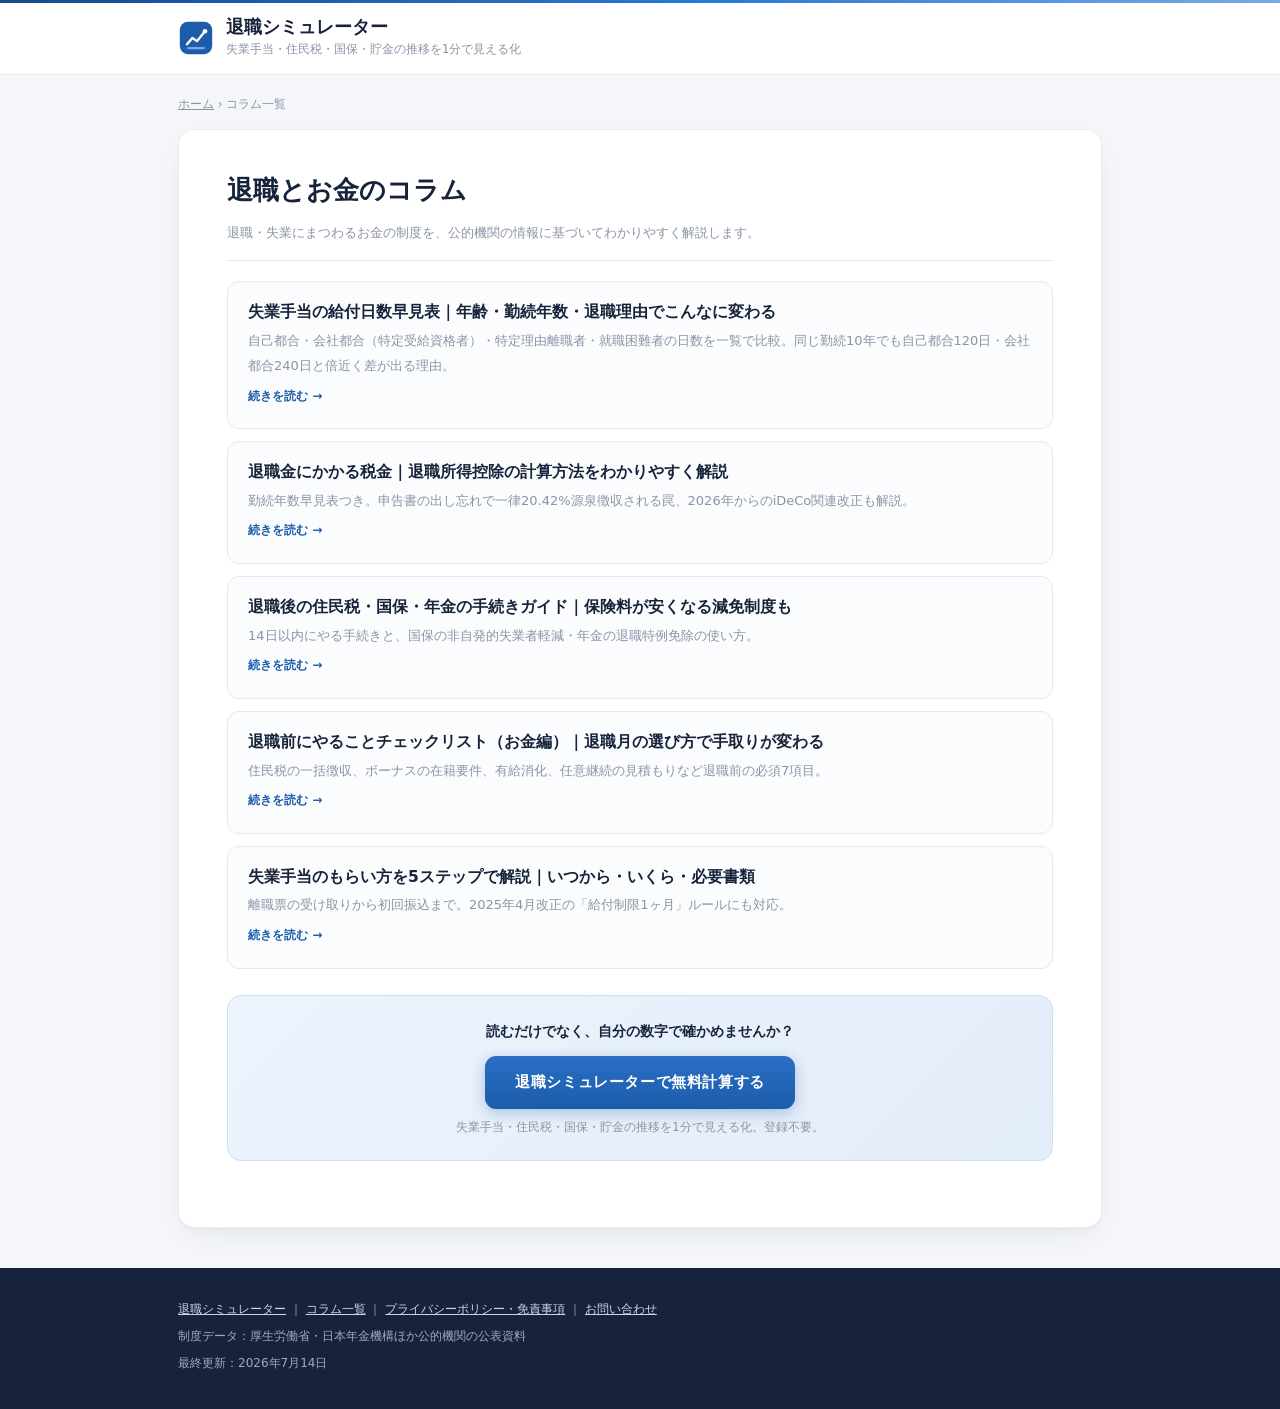
<file: articles/index.html>
<!DOCTYPE html>
<html lang="ja">
<head>
<meta charset="UTF-8">
<meta name="viewport" content="width=device-width, initial-scale=1.0">
<link rel="icon" type="image/svg+xml" href="/favicon.svg">
<link rel="icon" type="image/png" sizes="32x32" href="/favicon-32.png">
<link rel="apple-touch-icon" href="/apple-touch-icon.png">
<!-- Google tag (gtag.js) -->
<script async src="https://www.googletagmanager.com/gtag/js?id=G-VPLMT7ME28"></script>
<script>
  window.dataLayer = window.dataLayer || [];
  function gtag(){dataLayer.push(arguments);}
  gtag('js', new Date());

  gtag('config', 'G-VPLMT7ME28');
</script>
<script async src="https://pagead2.googlesyndication.com/pagead/js/adsbygoogle.js?client=ca-pub-9132302948928758" crossorigin="anonymous"></script>
<title>退職とお金のコラム一覧｜退職シミュレーター</title>
<meta name="description" content="退職金にかかる税金、失業手当のもらい方、退職前のチェックリスト、退職後の住民税・国保・年金の手続きなど、退職とお金に関する解説記事の一覧です。すべて公的機関の情報に基づいて執筆しています。">
<link rel="canonical" href="https://taishoku-sim.com/articles/">
<meta property="og:image" content="https://taishoku-sim.com/ogp.png">
<meta name="twitter:card" content="summary_large_image">
<link rel="stylesheet" href="./article.css">
<style>
  .article-index a{display:block;padding:18px 20px;border:1px solid var(--grid);border-radius:12px;
    margin:12px 0;text-decoration:none;background:#fbfcfe;transition:border-color .15s, background .15s;}
  .article-index a:hover{border-color:var(--accent-line);background:var(--accent-soft);}
  .article-index .t{display:block;font-size:15.5px;font-weight:700;color:var(--navy);line-height:1.6;}
  .article-index .d{display:block;font-size:13px;color:var(--muted);margin-top:4px;}
  .article-index .m{font-size:12px;font-weight:700;color:var(--accent);margin-top:6px;display:inline-block;}
</style>
</head>
<body>

<header class="site">
  <div class="wrap">
    <svg class="logo-mark" viewBox="0 0 40 40" aria-hidden="true">
      <rect x="2" y="2" width="36" height="36" rx="9" fill="#1c5cab"/>
      <path d="M10 27 L16 20 L21 23.5 L30 12.5" fill="none" stroke="#fff" stroke-width="2.6" stroke-linecap="round" stroke-linejoin="round"/>
      <circle cx="30" cy="12.5" r="2.6" fill="#fff"/>
      <rect x="10" y="30" width="20" height="2.4" rx="1.2" fill="#79aae6"/>
    </svg>
    <div class="logo-text">
      <div class="logo"><a href="../">退職シミュレーター</a></div>
      <div class="logo-sub">失業手当・住民税・国保・貯金の推移を1分で見える化</div>
    </div>
  </div>
</header>

<div class="wrap">
  <nav class="breadcrumb"><a href="../">ホーム</a> › コラム一覧</nav>

  <article class="card">
    <h1>退職とお金のコラム</h1>
    <p class="meta">退職・失業にまつわるお金の制度を、公的機関の情報に基づいてわかりやすく解説します。</p>

    <div class="article-index">
      <!-- 新しい記事はこのリストの先頭に追加する -->
      <a href="./shitsugyou-kyuufu-nissuu-hayamihyou.html">
        <span class="t">失業手当の給付日数早見表｜年齢・勤続年数・退職理由でこんなに変わる</span>
        <span class="d">自己都合・会社都合（特定受給資格者）・特定理由離職者・就職困難者の日数を一覧で比較。同じ勤続10年でも自己都合120日・会社都合240日と倍近く差が出る理由。</span>
        <span class="m">続きを読む →</span>
      </a>
      <a href="./taishokukin-zeikin.html">
        <span class="t">退職金にかかる税金｜退職所得控除の計算方法をわかりやすく解説</span>
        <span class="d">勤続年数早見表つき。申告書の出し忘れで一律20.42%源泉徴収される罠、2026年からのiDeCo関連改正も解説。</span>
        <span class="m">続きを読む →</span>
      </a>
      <a href="./taishoku-go-tetsuduki.html">
        <span class="t">退職後の住民税・国保・年金の手続きガイド｜保険料が安くなる減免制度も</span>
        <span class="d">14日以内にやる手続きと、国保の非自発的失業者軽減・年金の退職特例免除の使い方。</span>
        <span class="m">続きを読む →</span>
      </a>
      <a href="./taishoku-mae-checklist.html">
        <span class="t">退職前にやることチェックリスト（お金編）｜退職月の選び方で手取りが変わる</span>
        <span class="d">住民税の一括徴収、ボーナスの在籍要件、有給消化、任意継続の見積もりなど退職前の必須7項目。</span>
        <span class="m">続きを読む →</span>
      </a>
      <a href="./shitsugyou-teate-moraikata.html">
        <span class="t">失業手当のもらい方を5ステップで解説｜いつから・いくら・必要書類</span>
        <span class="d">離職票の受け取りから初回振込まで。2025年4月改正の「給付制限1ヶ月」ルールにも対応。</span>
        <span class="m">続きを読む →</span>
      </a>
    </div>

    <div class="cta">
      <div class="c-text">読むだけでなく、自分の数字で確かめませんか？</div>
      <a class="c-btn" href="../">退職シミュレーターで無料計算する</a>
      <div class="c-sub">失業手当・住民税・国保・貯金の推移を1分で見える化。登録不要。</div>
    </div>
  </article>
</div>

<footer class="site">
  <div class="wrap">
    <p><a href="../">退職シミュレーター</a> ｜ <a href="./">コラム一覧</a> ｜ <a href="../privacy.html">プライバシーポリシー・免責事項</a> ｜ <a href="https://forms.gle/fLUeUgyRsNNLhdzbA" target="_blank" rel="noopener">お問い合わせ</a></p>
    <p>制度データ：厚生労働省・日本年金機構ほか公的機関の公表資料</p>
    <p>最終更新：2026年7月14日</p>
  </div>
</footer>

</body>
</html>
</file>
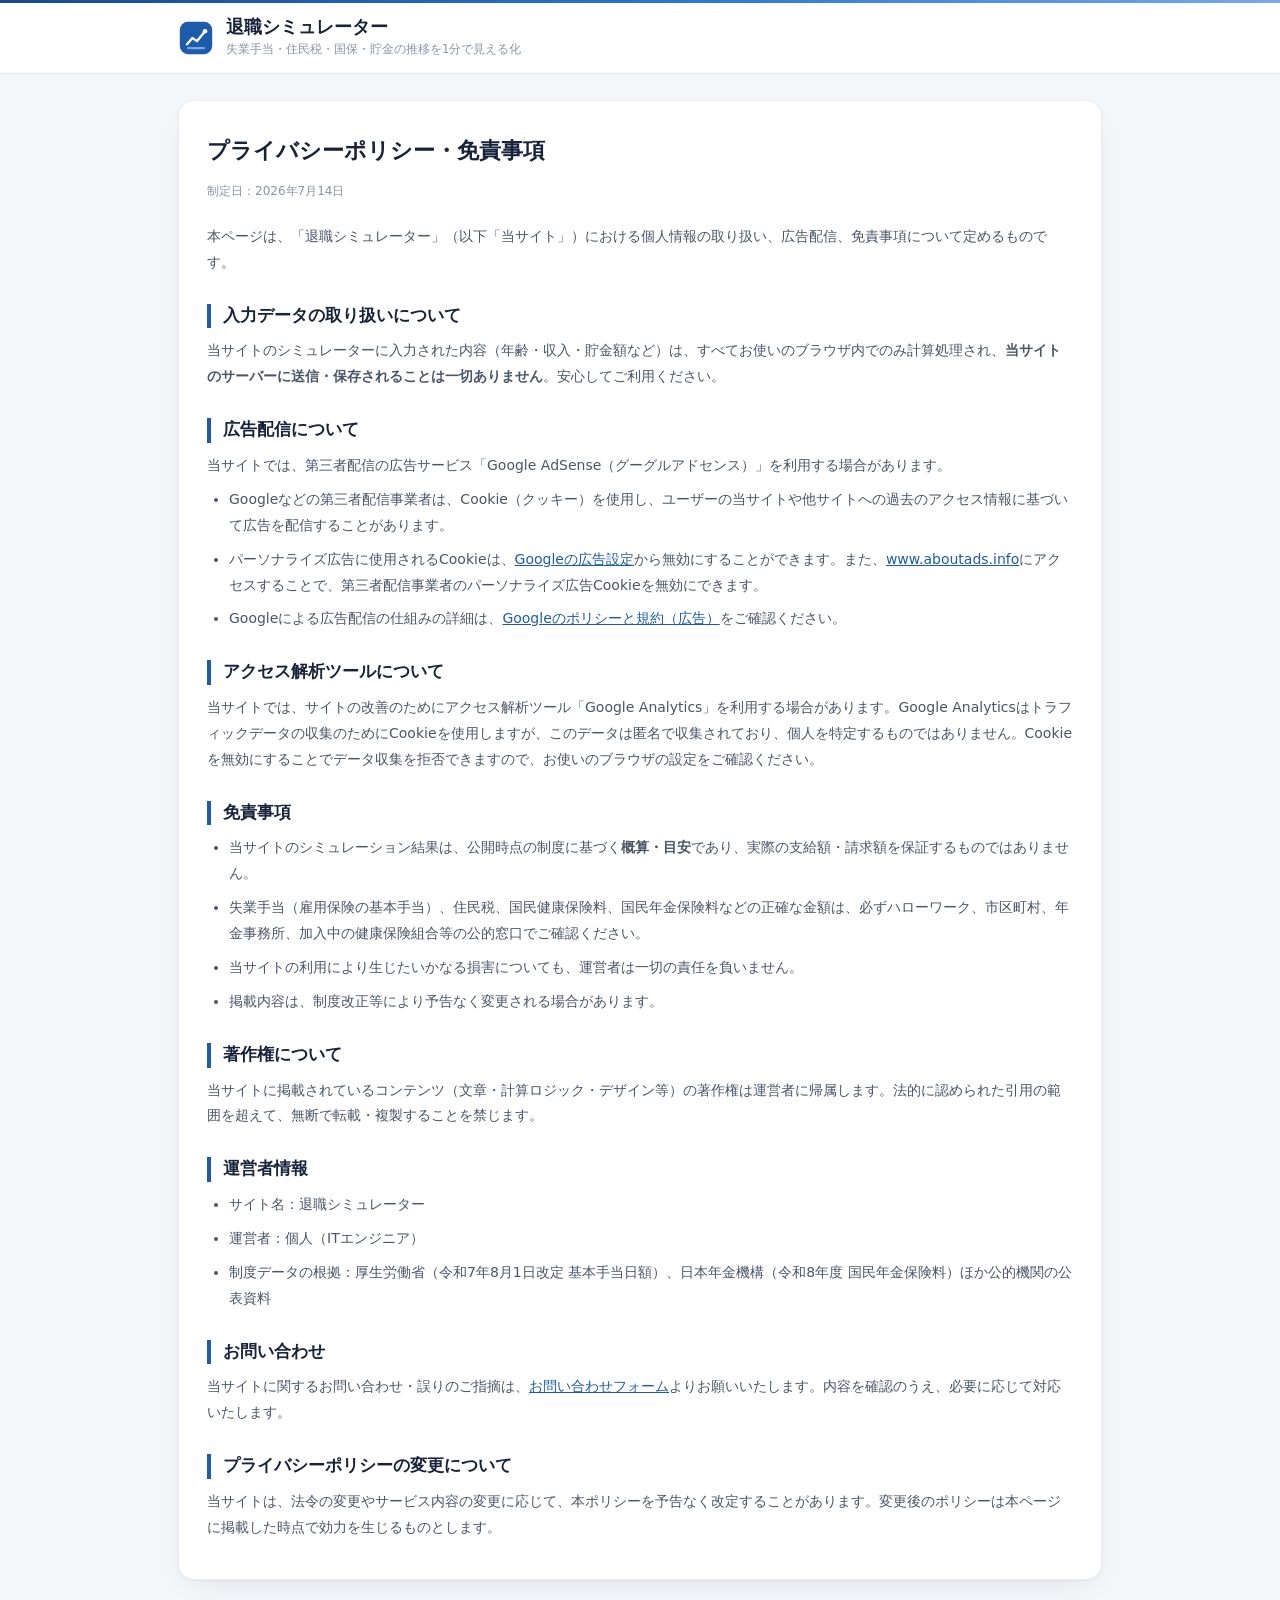
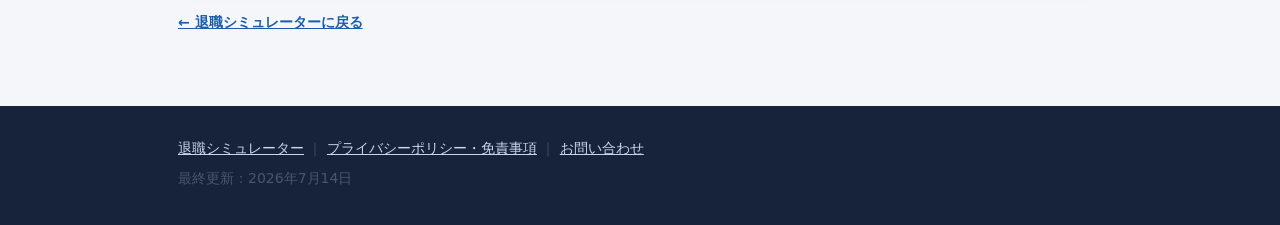
<file: privacy.html>
<!DOCTYPE html>
<html lang="ja">
<head>
<meta charset="UTF-8">
<meta name="viewport" content="width=device-width, initial-scale=1.0">
<link rel="icon" type="image/svg+xml" href="/favicon.svg">
<link rel="icon" type="image/png" sizes="32x32" href="/favicon-32.png">
<link rel="apple-touch-icon" href="/apple-touch-icon.png">
<!-- Google tag (gtag.js) -->
<script async src="https://www.googletagmanager.com/gtag/js?id=G-VPLMT7ME28"></script>
<script>
  window.dataLayer = window.dataLayer || [];
  function gtag(){dataLayer.push(arguments);}
  gtag('js', new Date());

  gtag('config', 'G-VPLMT7ME28');
</script>
<script async src="https://pagead2.googlesyndication.com/pagead/js/adsbygoogle.js?client=ca-pub-9132302948928758" crossorigin="anonymous"></script>
<title>プライバシーポリシー・免責事項｜退職シミュレーター</title>
<meta name="description" content="退職シミュレーターのプライバシーポリシー、広告配信・アクセス解析について、免責事項、運営者情報を掲載しています。">
<meta name="robots" content="noindex, follow">
<link rel="canonical" href="https://taishoku-sim.com/privacy.html">
<meta property="og:image" content="https://taishoku-sim.com/ogp.png">
<meta name="twitter:card" content="summary_large_image">
<style>
  :root{
    --page:#f4f6fa;
    --surface:#ffffff;
    --ink:#1b2433;
    --ink-2:#4a5568;
    --muted:#8a94a6;
    --grid:#e5e9f0;
    --border:rgba(27,36,51,0.08);
    --navy:#16233a;
    --accent:#1c5cab;
    --accent-strong:#174a8c;
    --accent-soft:#ecf3fc;
    --shadow-card:0 1px 2px rgba(22,35,58,.05), 0 10px 30px -12px rgba(22,35,58,.12);
  }
  *{margin:0;padding:0;box-sizing:border-box;}
  body{
    font-family:system-ui,-apple-system,"Segoe UI","Hiragino Kaku Gothic ProN","Hiragino Sans","Yu Gothic UI",sans-serif;
    background:var(--page);color:var(--ink);line-height:1.85;
    -webkit-font-smoothing:antialiased;
  }
  a{color:var(--accent);}
  .wrap{max-width:960px;margin:0 auto;padding:0 18px;}
  @media(min-width:720px){
    .card{padding:38px 46px;}
    p,li{font-size:14.5px;}
    h2{font-size:17.5px;}
  }
  header.site{
    background:var(--surface);border-bottom:1px solid var(--grid);position:relative;
  }
  header.site::before{
    content:"";display:block;height:3px;
    background:linear-gradient(90deg,var(--accent-strong),#2a78d6 55%,#79aae6);
  }
  header.site .wrap{display:flex;align-items:center;gap:12px;padding-top:13px;padding-bottom:13px;}
  .logo-mark{flex:none;width:36px;height:36px;}
  .logo-text .logo{font-weight:700;font-size:17.5px;color:var(--navy);line-height:1.3;}
  .logo-text .logo a{color:inherit;text-decoration:none;}
  .logo-text .logo-sub{font-size:11.5px;color:var(--muted);}
  .card{
    background:var(--surface);border:1px solid var(--border);border-radius:16px;
    padding:30px 28px;margin:26px 0;box-shadow:var(--shadow-card);
  }
  @media(max-width:560px){.card{padding:24px 18px;}}
  h1{font-size:22px;color:var(--navy);margin-bottom:6px;}
  .updated{font-size:12px;color:var(--muted);margin-bottom:22px;}
  h2{font-size:16.5px;color:var(--navy);margin:28px 0 10px;padding-left:12px;border-left:4px solid var(--accent);line-height:1.5;}
  p,li{font-size:14px;color:var(--ink-2);margin:8px 0;}
  ul{margin:8px 0 8px 22px;}
  .back{display:inline-block;margin:4px 0 30px;font-size:14px;font-weight:600;}
  footer.site{
    margin-top:40px;background:var(--navy);
    padding:26px 0 30px;font-size:12px;color:#9daabd;
  }
  footer.site p{margin:4px 0;}
  footer.site a{color:#c9d5e8;}
</style>
</head>
<body>

<header class="site">
  <div class="wrap">
    <svg class="logo-mark" viewBox="0 0 40 40" aria-hidden="true">
      <rect x="2" y="2" width="36" height="36" rx="9" fill="#1c5cab"/>
      <path d="M10 27 L16 20 L21 23.5 L30 12.5" fill="none" stroke="#fff" stroke-width="2.6" stroke-linecap="round" stroke-linejoin="round"/>
      <circle cx="30" cy="12.5" r="2.6" fill="#fff"/>
      <rect x="10" y="30" width="20" height="2.4" rx="1.2" fill="#79aae6"/>
    </svg>
    <div class="logo-text">
      <div class="logo"><a href="./">退職シミュレーター</a></div>
      <div class="logo-sub">失業手当・住民税・国保・貯金の推移を1分で見える化</div>
    </div>
  </div>
</header>

<div class="wrap">
  <div class="card">
    <h1>プライバシーポリシー・免責事項</h1>
    <p class="updated">制定日：2026年7月14日</p>

    <p>本ページは、「退職シミュレーター」（以下「当サイト」）における個人情報の取り扱い、広告配信、免責事項について定めるものです。</p>

    <h2>入力データの取り扱いについて</h2>
    <p>当サイトのシミュレーターに入力された内容（年齢・収入・貯金額など）は、すべてお使いのブラウザ内でのみ計算処理され、<strong>当サイトのサーバーに送信・保存されることは一切ありません</strong>。安心してご利用ください。</p>

    <h2>広告配信について</h2>
    <p>当サイトでは、第三者配信の広告サービス「Google AdSense（グーグルアドセンス）」を利用する場合があります。</p>
    <ul>
      <li>Googleなどの第三者配信事業者は、Cookie（クッキー）を使用し、ユーザーの当サイトや他サイトへの過去のアクセス情報に基づいて広告を配信することがあります。</li>
      <li>パーソナライズ広告に使用されるCookieは、<a href="https://adssettings.google.com/" target="_blank" rel="noopener">Googleの広告設定</a>から無効にすることができます。また、<a href="https://www.aboutads.info/" target="_blank" rel="noopener">www.aboutads.info</a>にアクセスすることで、第三者配信事業者のパーソナライズ広告Cookieを無効にできます。</li>
      <li>Googleによる広告配信の仕組みの詳細は、<a href="https://policies.google.com/technologies/ads?hl=ja" target="_blank" rel="noopener">Googleのポリシーと規約（広告）</a>をご確認ください。</li>
    </ul>

    <h2>アクセス解析ツールについて</h2>
    <p>当サイトでは、サイトの改善のためにアクセス解析ツール「Google Analytics」を利用する場合があります。Google Analyticsはトラフィックデータの収集のためにCookieを使用しますが、このデータは匿名で収集されており、個人を特定するものではありません。Cookieを無効にすることでデータ収集を拒否できますので、お使いのブラウザの設定をご確認ください。</p>

    <h2>免責事項</h2>
    <ul>
      <li>当サイトのシミュレーション結果は、公開時点の制度に基づく<strong>概算・目安</strong>であり、実際の支給額・請求額を保証するものではありません。</li>
      <li>失業手当（雇用保険の基本手当）、住民税、国民健康保険料、国民年金保険料などの正確な金額は、必ずハローワーク、市区町村、年金事務所、加入中の健康保険組合等の公的窓口でご確認ください。</li>
      <li>当サイトの利用により生じたいかなる損害についても、運営者は一切の責任を負いません。</li>
      <li>掲載内容は、制度改正等により予告なく変更される場合があります。</li>
    </ul>

    <h2>著作権について</h2>
    <p>当サイトに掲載されているコンテンツ（文章・計算ロジック・デザイン等）の著作権は運営者に帰属します。法的に認められた引用の範囲を超えて、無断で転載・複製することを禁じます。</p>

    <h2 id="operator">運営者情報</h2>
    <ul>
      <li>サイト名：退職シミュレーター</li>
      <li>運営者：個人（ITエンジニア）</li>
      <li>制度データの根拠：厚生労働省（令和7年8月1日改定 基本手当日額）、日本年金機構（令和8年度 国民年金保険料）ほか公的機関の公表資料</li>
    </ul>

    <h2 id="contact">お問い合わせ</h2>
    <p>当サイトに関するお問い合わせ・誤りのご指摘は、<a href="https://forms.gle/fLUeUgyRsNNLhdzbA" target="_blank" rel="noopener">お問い合わせフォーム</a>よりお願いいたします。内容を確認のうえ、必要に応じて対応いたします。</p>

    <h2>プライバシーポリシーの変更について</h2>
    <p>当サイトは、法令の変更やサービス内容の変更に応じて、本ポリシーを予告なく改定することがあります。変更後のポリシーは本ページに掲載した時点で効力を生じるものとします。</p>
  </div>

  <a class="back" href="./">← 退職シミュレーターに戻る</a>
</div>

<footer class="site">
  <div class="wrap">
    <p><a href="./">退職シミュレーター</a> ｜ <a href="./privacy.html">プライバシーポリシー・免責事項</a> ｜ <a href="https://forms.gle/fLUeUgyRsNNLhdzbA" target="_blank" rel="noopener">お問い合わせ</a></p>
    <p>最終更新：2026年7月14日</p>
  </div>
</footer>

</body>
</html>
</file>
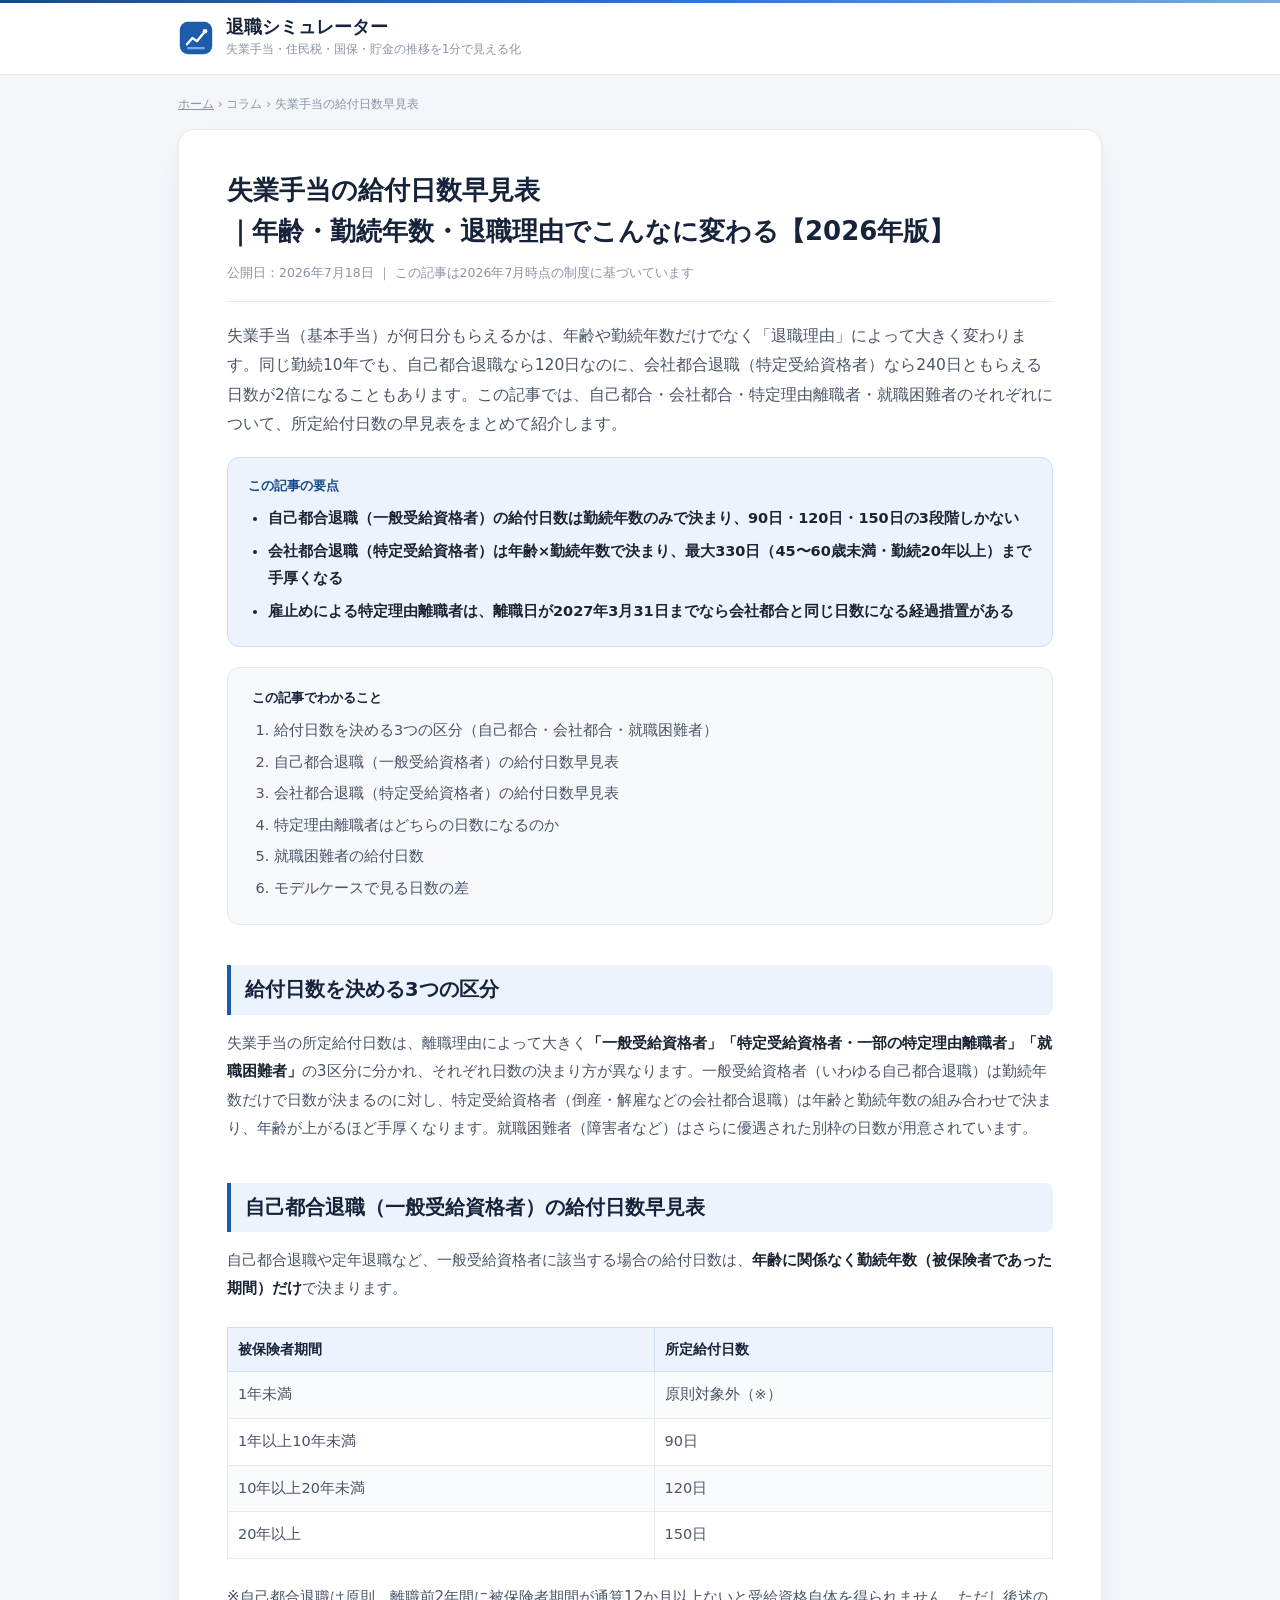
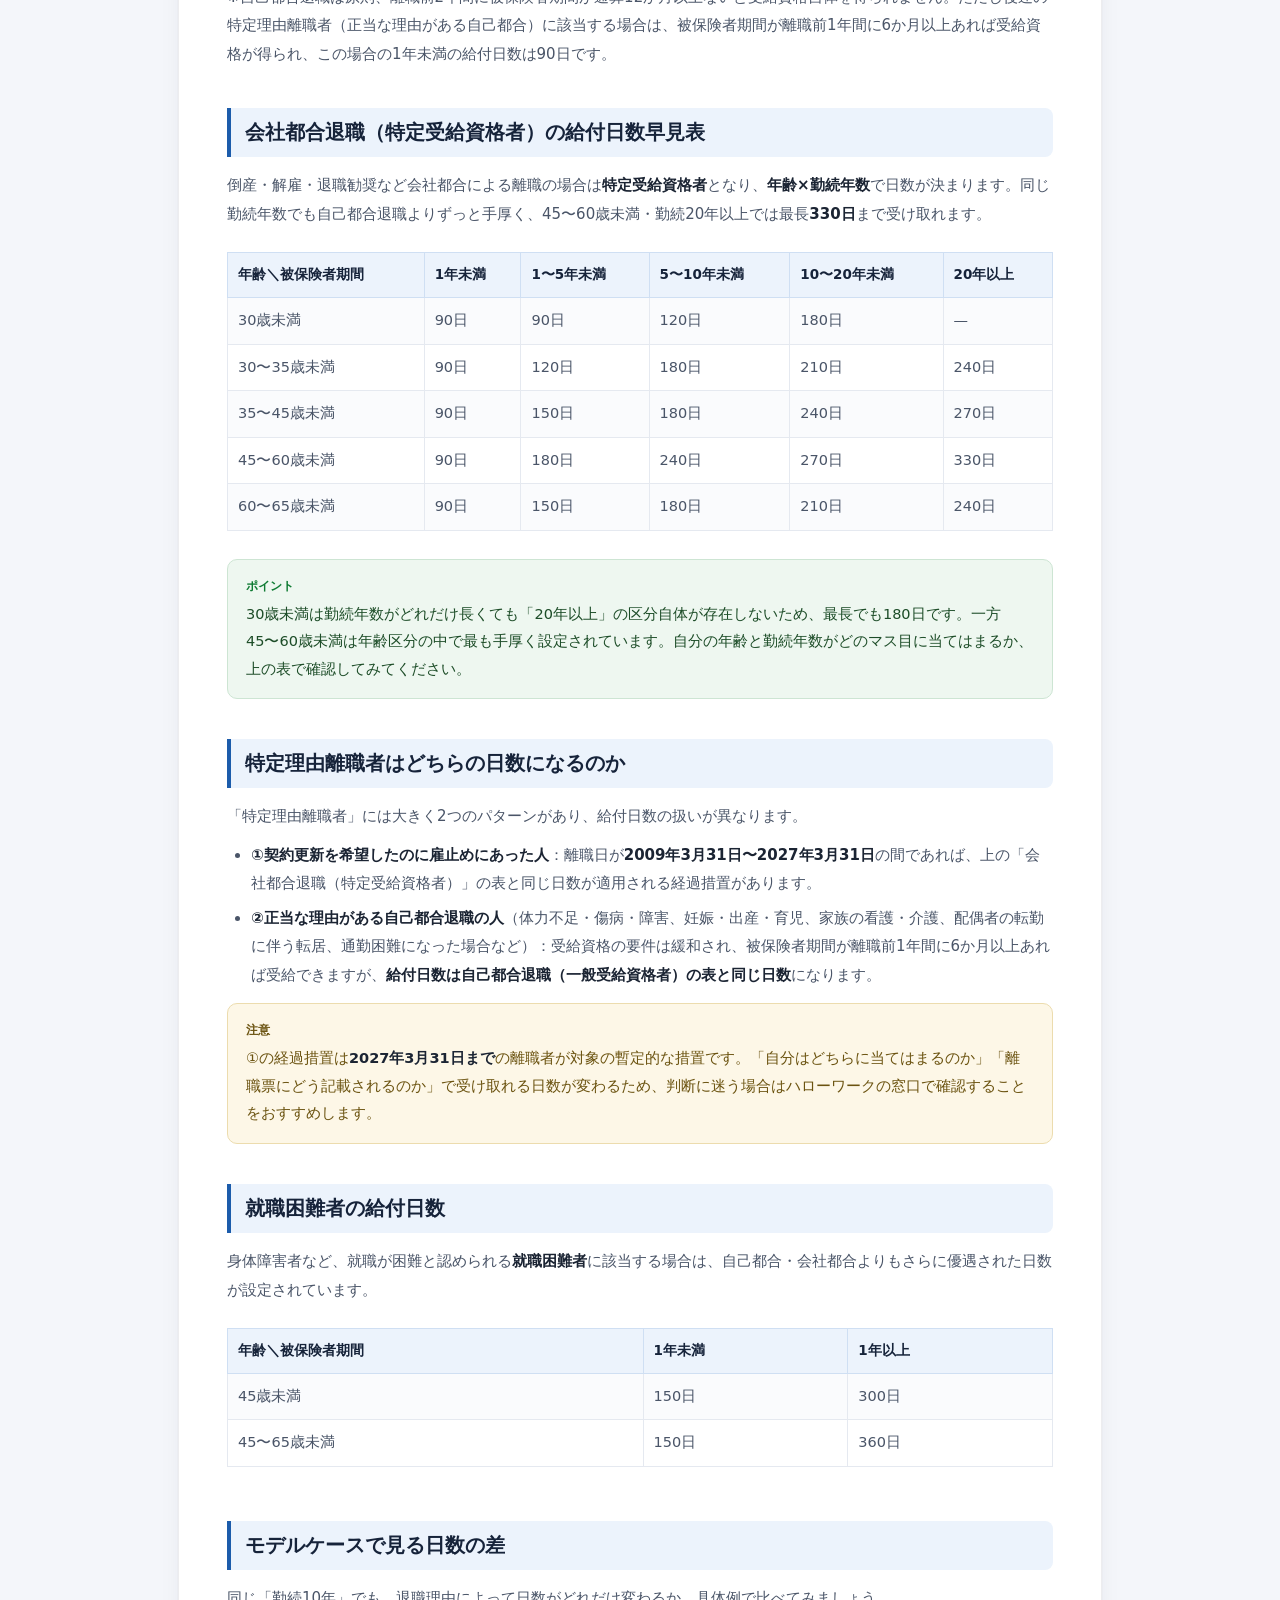
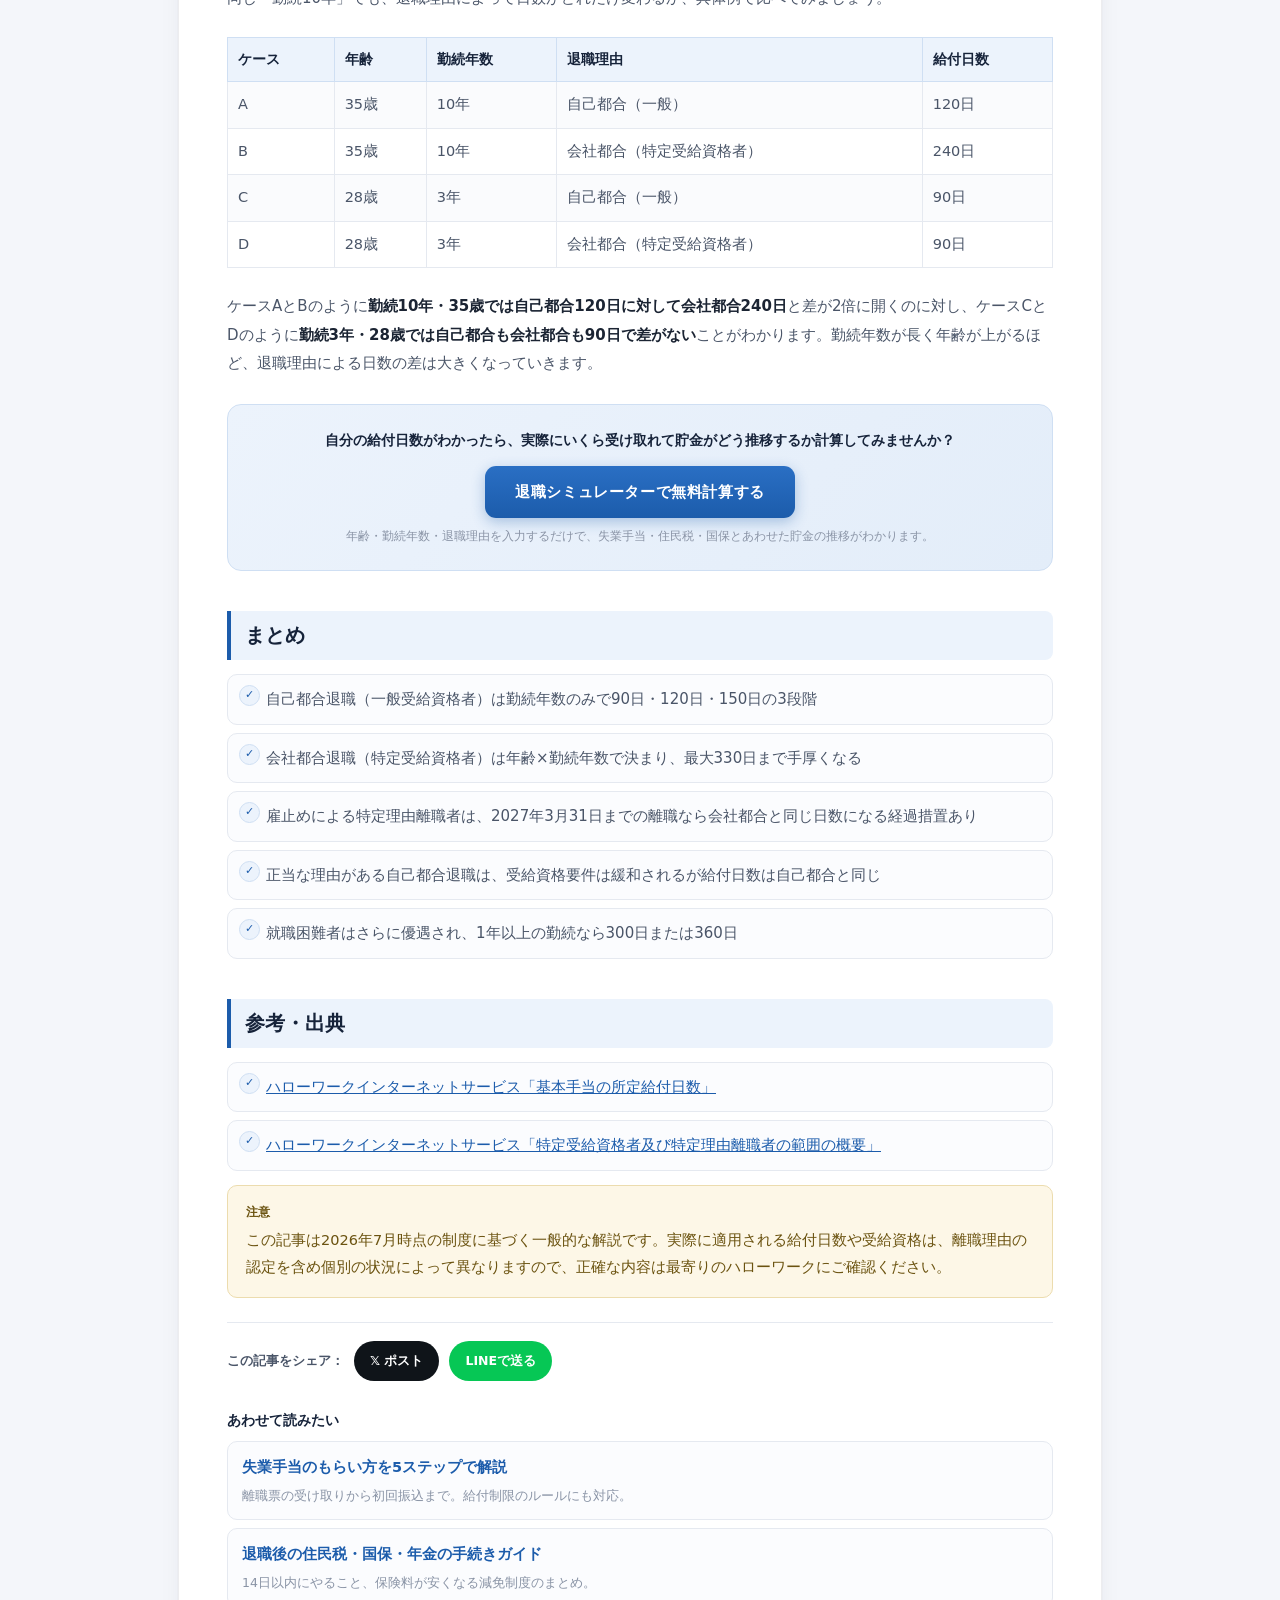
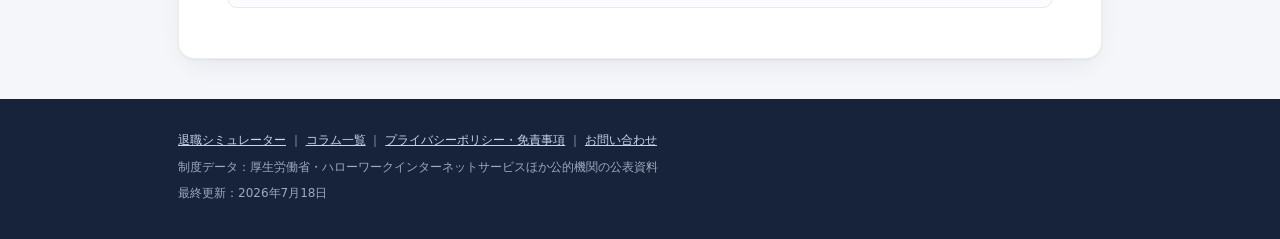
<file: articles/shitsugyou-kyuufu-nissuu-hayamihyou.html>
<!DOCTYPE html>
<html lang="ja">
<head>
<meta charset="UTF-8">
<meta name="viewport" content="width=device-width, initial-scale=1.0">
<link rel="icon" type="image/svg+xml" href="/favicon.svg">
<link rel="icon" type="image/png" sizes="32x32" href="/favicon-32.png">
<link rel="apple-touch-icon" href="/apple-touch-icon.png">
<!-- Google tag (gtag.js) -->
<script async src="https://www.googletagmanager.com/gtag/js?id=G-VPLMT7ME28"></script>
<script>
  window.dataLayer = window.dataLayer || [];
  function gtag(){dataLayer.push(arguments);}
  gtag('js', new Date());

  gtag('config', 'G-VPLMT7ME28');
</script>
<script async src="https://pagead2.googlesyndication.com/pagead/js/adsbygoogle.js?client=ca-pub-9132302948928758" crossorigin="anonymous"></script>
<title>失業手当の給付日数早見表｜年齢・勤続年数・退職理由別【2026年版】</title>
<meta name="description" content="失業手当（基本手当）の所定給付日数を、自己都合・会社都合（特定受給資格者）・特定理由離職者・就職困難者の別に、年齢と勤続年数ごとの早見表でまとめました。同じ勤続10年でも自己都合120日・会社都合240日と倍近く差が出る仕組み、2027年3月31日までの経過措置も2026年最新情報で解説します。">
<link rel="canonical" href="https://taishoku-sim.com/articles/shitsugyou-kyuufu-nissuu-hayamihyou.html">
<meta property="og:image" content="https://taishoku-sim.com/ogp.png">
<meta name="twitter:card" content="summary_large_image">
<link rel="stylesheet" href="./article.css">
<script type="application/ld+json">
{
  "@context": "https://schema.org",
  "@type": "Article",
  "headline": "失業手当の給付日数早見表｜年齢・勤続年数・退職理由別にわかりやすく解説",
  "datePublished": "2026-07-18",
  "dateModified": "2026-07-18",
  "author": {"@type": "Person", "name": "退職シミュレーター運営者"}
}
</script>
<script type="application/ld+json">
{
  "@context": "https://schema.org",
  "@type": "FAQPage",
  "mainEntity": [
    {
      "@type": "Question",
      "name": "自己都合退職と会社都合退職で失業手当の日数はどれくらい違いますか？",
      "acceptedAnswer": {
        "@type": "Answer",
        "text": "大きく異なります。例えば勤続10年・35歳で自己都合退職（一般受給資格者）なら120日ですが、会社都合退職（特定受給資格者）で同じ条件なら240日と、ちょうど2倍になります。会社都合は年齢が上がるほど日数が手厚くなる設計になっており、45〜60歳未満・勤続20年以上では最長330日まで受け取れます。"
      }
    },
    {
      "@type": "Question",
      "name": "特定理由離職者は自己都合と会社都合のどちらの給付日数になりますか？",
      "acceptedAnswer": {
        "@type": "Answer",
        "text": "離職理由の内容によって異なります。契約更新を希望したのに雇止めにあった人は、離職日が2027年3月31日までであれば特定受給資格者と同じ（会社都合と同等の）日数になります。一方、体力不足・傷病・介護・配偶者の転勤帯同などの「正当な理由がある自己都合退職」に該当する人は、受給資格の要件（被保険者期間6か月以上でよい）は緩和されますが、給付日数そのものは自己都合退職と同じ日数です。"
      }
    },
    {
      "@type": "Question",
      "name": "就職困難者の場合、給付日数はどうなりますか？",
      "acceptedAnswer": {
        "@type": "Answer",
        "text": "障害者など就職が困難と認められる人（就職困難者）は優遇されており、被保険者期間1年未満でも150日、1年以上であれば45歳未満で300日、45歳以上65歳未満で360日と、一般の受給資格者よりも大幅に長い日数が設定されています。"
      }
    }
  ]
}
</script>
</head>
<body>

<header class="site">
  <div class="wrap">
    <svg class="logo-mark" viewBox="0 0 40 40" aria-hidden="true">
      <rect x="2" y="2" width="36" height="36" rx="9" fill="#1c5cab"/>
      <path d="M10 27 L16 20 L21 23.5 L30 12.5" fill="none" stroke="#fff" stroke-width="2.6" stroke-linecap="round" stroke-linejoin="round"/>
      <circle cx="30" cy="12.5" r="2.6" fill="#fff"/>
      <rect x="10" y="30" width="20" height="2.4" rx="1.2" fill="#79aae6"/>
    </svg>
    <div class="logo-text">
      <div class="logo"><a href="../">退職シミュレーター</a></div>
      <div class="logo-sub">失業手当・住民税・国保・貯金の推移を1分で見える化</div>
    </div>
  </div>
</header>

<div class="wrap">
  <nav class="breadcrumb"><a href="../">ホーム</a> › コラム › 失業手当の給付日数早見表</nav>

  <article class="card">
    <h1>失業手当の給付日数早見表<br>｜年齢・勤続年数・退職理由でこんなに変わる【2026年版】</h1>
    <p class="meta">公開日：2026年7月18日 ｜ この記事は2026年7月時点の制度に基づいています</p>

    <p class="lead">失業手当（基本手当）が何日分もらえるかは、年齢や勤続年数だけでなく「退職理由」によって大きく変わります。同じ勤続10年でも、自己都合退職なら120日なのに、会社都合退職（特定受給資格者）なら240日ともらえる日数が2倍になることもあります。この記事では、自己都合・会社都合・特定理由離職者・就職困難者のそれぞれについて、所定給付日数の早見表をまとめて紹介します。</p>

    <div class="keypoints">
      <div class="k-title">この記事の要点</div>
      <ul>
        <li>自己都合退職（一般受給資格者）の給付日数は勤続年数のみで決まり、90日・120日・150日の3段階しかない</li>
        <li>会社都合退職（特定受給資格者）は年齢×勤続年数で決まり、最大330日（45〜60歳未満・勤続20年以上）まで手厚くなる</li>
        <li>雇止めによる特定理由離職者は、離職日が2027年3月31日までなら会社都合と同じ日数になる経過措置がある</li>
      </ul>
    </div>

    <div class="toc">
      <div class="toc-title">この記事でわかること</div>
      <ol>
        <li>給付日数を決める3つの区分（自己都合・会社都合・就職困難者）</li>
        <li>自己都合退職（一般受給資格者）の給付日数早見表</li>
        <li>会社都合退職（特定受給資格者）の給付日数早見表</li>
        <li>特定理由離職者はどちらの日数になるのか</li>
        <li>就職困難者の給付日数</li>
        <li>モデルケースで見る日数の差</li>
      </ol>
    </div>

    <h2>給付日数を決める3つの区分</h2>
    <p>失業手当の所定給付日数は、離職理由によって大きく<strong>「一般受給資格者」「特定受給資格者・一部の特定理由離職者」「就職困難者」</strong>の3区分に分かれ、それぞれ日数の決まり方が異なります。一般受給資格者（いわゆる自己都合退職）は勤続年数だけで日数が決まるのに対し、特定受給資格者（倒産・解雇などの会社都合退職）は年齢と勤続年数の組み合わせで決まり、年齢が上がるほど手厚くなります。就職困難者（障害者など）はさらに優遇された別枠の日数が用意されています。</p>

    <h2>自己都合退職（一般受給資格者）の給付日数早見表</h2>
    <p>自己都合退職や定年退職など、一般受給資格者に該当する場合の給付日数は、<strong>年齢に関係なく勤続年数（被保険者であった期間）だけ</strong>で決まります。</p>
    <div class="table-scroll">
      <table class="info">
        <tr><th>被保険者期間</th><th>所定給付日数</th></tr>
        <tr><td>1年未満</td><td>原則対象外（※）</td></tr>
        <tr><td>1年以上10年未満</td><td>90日</td></tr>
        <tr><td>10年以上20年未満</td><td>120日</td></tr>
        <tr><td>20年以上</td><td>150日</td></tr>
      </table>
    </div>
    <p>※自己都合退職は原則、離職前2年間に被保険者期間が通算12か月以上ないと受給資格自体を得られません。ただし後述の特定理由離職者（正当な理由がある自己都合）に該当する場合は、被保険者期間が離職前1年間に6か月以上あれば受給資格が得られ、この場合の1年未満の給付日数は90日です。</p>

    <h2>会社都合退職（特定受給資格者）の給付日数早見表</h2>
    <p>倒産・解雇・退職勧奨など会社都合による離職の場合は<strong>特定受給資格者</strong>となり、<strong>年齢×勤続年数</strong>で日数が決まります。同じ勤続年数でも自己都合退職よりずっと手厚く、45〜60歳未満・勤続20年以上では最長<strong>330日</strong>まで受け取れます。</p>
    <div class="table-scroll">
      <table class="info">
        <tr><th>年齢＼被保険者期間</th><th>1年未満</th><th>1〜5年未満</th><th>5〜10年未満</th><th>10〜20年未満</th><th>20年以上</th></tr>
        <tr><td>30歳未満</td><td>90日</td><td>90日</td><td>120日</td><td>180日</td><td>—</td></tr>
        <tr><td>30〜35歳未満</td><td>90日</td><td>120日</td><td>180日</td><td>210日</td><td>240日</td></tr>
        <tr><td>35〜45歳未満</td><td>90日</td><td>150日</td><td>180日</td><td>240日</td><td>270日</td></tr>
        <tr><td>45〜60歳未満</td><td>90日</td><td>180日</td><td>240日</td><td>270日</td><td>330日</td></tr>
        <tr><td>60〜65歳未満</td><td>90日</td><td>150日</td><td>180日</td><td>210日</td><td>240日</td></tr>
      </table>
    </div>
    <div class="point">30歳未満は勤続年数がどれだけ長くても「20年以上」の区分自体が存在しないため、最長でも180日です。一方45〜60歳未満は年齢区分の中で最も手厚く設定されています。自分の年齢と勤続年数がどのマス目に当てはまるか、上の表で確認してみてください。</div>

    <h2>特定理由離職者はどちらの日数になるのか</h2>
    <p>「特定理由離職者」には大きく2つのパターンがあり、給付日数の扱いが異なります。</p>
    <ul>
      <li><strong>①契約更新を希望したのに雇止めにあった人</strong>：離職日が<strong>2009年3月31日〜2027年3月31日</strong>の間であれば、上の「会社都合退職（特定受給資格者）」の表と同じ日数が適用される経過措置があります。</li>
      <li><strong>②正当な理由がある自己都合退職の人</strong>（体力不足・傷病・障害、妊娠・出産・育児、家族の看護・介護、配偶者の転勤に伴う転居、通勤困難になった場合など）：受給資格の要件は緩和され、被保険者期間が離職前1年間に6か月以上あれば受給できますが、<strong>給付日数は自己都合退職（一般受給資格者）の表と同じ日数</strong>になります。</li>
    </ul>
    <div class="caution">①の経過措置は<strong>2027年3月31日まで</strong>の離職者が対象の暫定的な措置です。「自分はどちらに当てはまるのか」「離職票にどう記載されるのか」で受け取れる日数が変わるため、判断に迷う場合はハローワークの窓口で確認することをおすすめします。</div>

    <h2>就職困難者の給付日数</h2>
    <p>身体障害者など、就職が困難と認められる<strong>就職困難者</strong>に該当する場合は、自己都合・会社都合よりもさらに優遇された日数が設定されています。</p>
    <div class="table-scroll">
      <table class="info">
        <tr><th>年齢＼被保険者期間</th><th>1年未満</th><th>1年以上</th></tr>
        <tr><td>45歳未満</td><td>150日</td><td>300日</td></tr>
        <tr><td>45〜65歳未満</td><td>150日</td><td>360日</td></tr>
      </table>
    </div>

    <h2>モデルケースで見る日数の差</h2>
    <p>同じ「勤続10年」でも、退職理由によって日数がどれだけ変わるか、具体例で比べてみましょう。</p>
    <div class="table-scroll">
      <table class="info">
        <tr><th>ケース</th><th>年齢</th><th>勤続年数</th><th>退職理由</th><th>給付日数</th></tr>
        <tr><td>A</td><td>35歳</td><td>10年</td><td>自己都合（一般）</td><td>120日</td></tr>
        <tr><td>B</td><td>35歳</td><td>10年</td><td>会社都合（特定受給資格者）</td><td>240日</td></tr>
        <tr><td>C</td><td>28歳</td><td>3年</td><td>自己都合（一般）</td><td>90日</td></tr>
        <tr><td>D</td><td>28歳</td><td>3年</td><td>会社都合（特定受給資格者）</td><td>90日</td></tr>
      </table>
    </div>
    <p>ケースAとBのように<strong>勤続10年・35歳では自己都合120日に対して会社都合240日</strong>と差が2倍に開くのに対し、ケースCとDのように<strong>勤続3年・28歳では自己都合も会社都合も90日で差がない</strong>ことがわかります。勤続年数が長く年齢が上がるほど、退職理由による日数の差は大きくなっていきます。</p>

    <div class="cta">
      <div class="c-text">自分の給付日数がわかったら、実際にいくら受け取れて貯金がどう推移するか計算してみませんか？</div>
      <a class="c-btn" href="../">退職シミュレーターで無料計算する</a>
      <div class="c-sub">年齢・勤続年数・退職理由を入力するだけで、失業手当・住民税・国保とあわせた貯金の推移がわかります。</div>
    </div>

    <h2>まとめ</h2>
    <ul class="checklist">
      <li>自己都合退職（一般受給資格者）は勤続年数のみで90日・120日・150日の3段階</li>
      <li>会社都合退職（特定受給資格者）は年齢×勤続年数で決まり、最大330日まで手厚くなる</li>
      <li>雇止めによる特定理由離職者は、2027年3月31日までの離職なら会社都合と同じ日数になる経過措置あり</li>
      <li>正当な理由がある自己都合退職は、受給資格要件は緩和されるが給付日数は自己都合と同じ</li>
      <li>就職困難者はさらに優遇され、1年以上の勤続なら300日または360日</li>
    </ul>

    <h2>参考・出典</h2>
    <ul class="checklist">
      <li><a href="https://www.hellowork.mhlw.go.jp/insurance/insurance_benefitdays.html" target="_blank" rel="noopener">ハローワークインターネットサービス「基本手当の所定給付日数」</a></li>
      <li><a href="https://www.hellowork.mhlw.go.jp/insurance/insurance_range.html" target="_blank" rel="noopener">ハローワークインターネットサービス「特定受給資格者及び特定理由離職者の範囲の概要」</a></li>
    </ul>

    <div class="caution">この記事は2026年7月時点の制度に基づく一般的な解説です。実際に適用される給付日数や受給資格は、離職理由の認定を含め個別の状況によって異なりますので、正確な内容は最寄りのハローワークにご確認ください。</div>

    <div class="share-row">
      <span class="s-label">この記事をシェア：</span>
      <a class="share-btn x" href="https://twitter.com/intent/tweet?text=%E5%A4%B1%E6%A5%AD%E6%89%8B%E5%BD%93%E3%81%AE%E7%B5%A6%E4%BB%98%E6%97%A5%E6%95%B0%E6%97%A9%E8%A6%8B%E8%A1%A8%EF%BD%9C%E5%B9%B4%E9%BD%A2%E3%83%BB%E5%8B%A4%E7%B6%9A%E5%B9%B4%E6%95%B0%E3%83%BB%E9%80%80%E8%81%B7%E7%90%86%E7%94%B1%E5%88%A5&amp;url=https%3A%2F%2Ftaishoku-sim.com%2Farticles%2Fshitsugyou-kyuufu-nissuu-hayamihyou.html" target="_blank" rel="noopener">𝕏 ポスト</a>
      <a class="share-btn line" href="https://social-plugins.line.me/lineit/share?url=https%3A%2F%2Ftaishoku-sim.com%2Farticles%2Fshitsugyou-kyuufu-nissuu-hayamihyou.html" target="_blank" rel="noopener">LINEで送る</a>
    </div>

    <div class="related">
      <div class="r-title">あわせて読みたい</div>
      <a href="./shitsugyou-teate-moraikata.html">失業手当のもらい方を5ステップで解説<span>離職票の受け取りから初回振込まで。給付制限のルールにも対応。</span></a>
      <a href="./taishoku-go-tetsuduki.html">退職後の住民税・国保・年金の手続きガイド<span>14日以内にやること、保険料が安くなる減免制度のまとめ。</span></a>
    </div>
  </article>
</div>

<footer class="site">
  <div class="wrap">
    <p><a href="../">退職シミュレーター</a> ｜ <a href="./">コラム一覧</a> ｜ <a href="../privacy.html">プライバシーポリシー・免責事項</a> ｜ <a href="https://forms.gle/fLUeUgyRsNNLhdzbA" target="_blank" rel="noopener">お問い合わせ</a></p>
    <p>制度データ：厚生労働省・ハローワークインターネットサービスほか公的機関の公表資料</p>
    <p>最終更新：2026年7月18日</p>
  </div>
</footer>

</body>
</html>
</file>
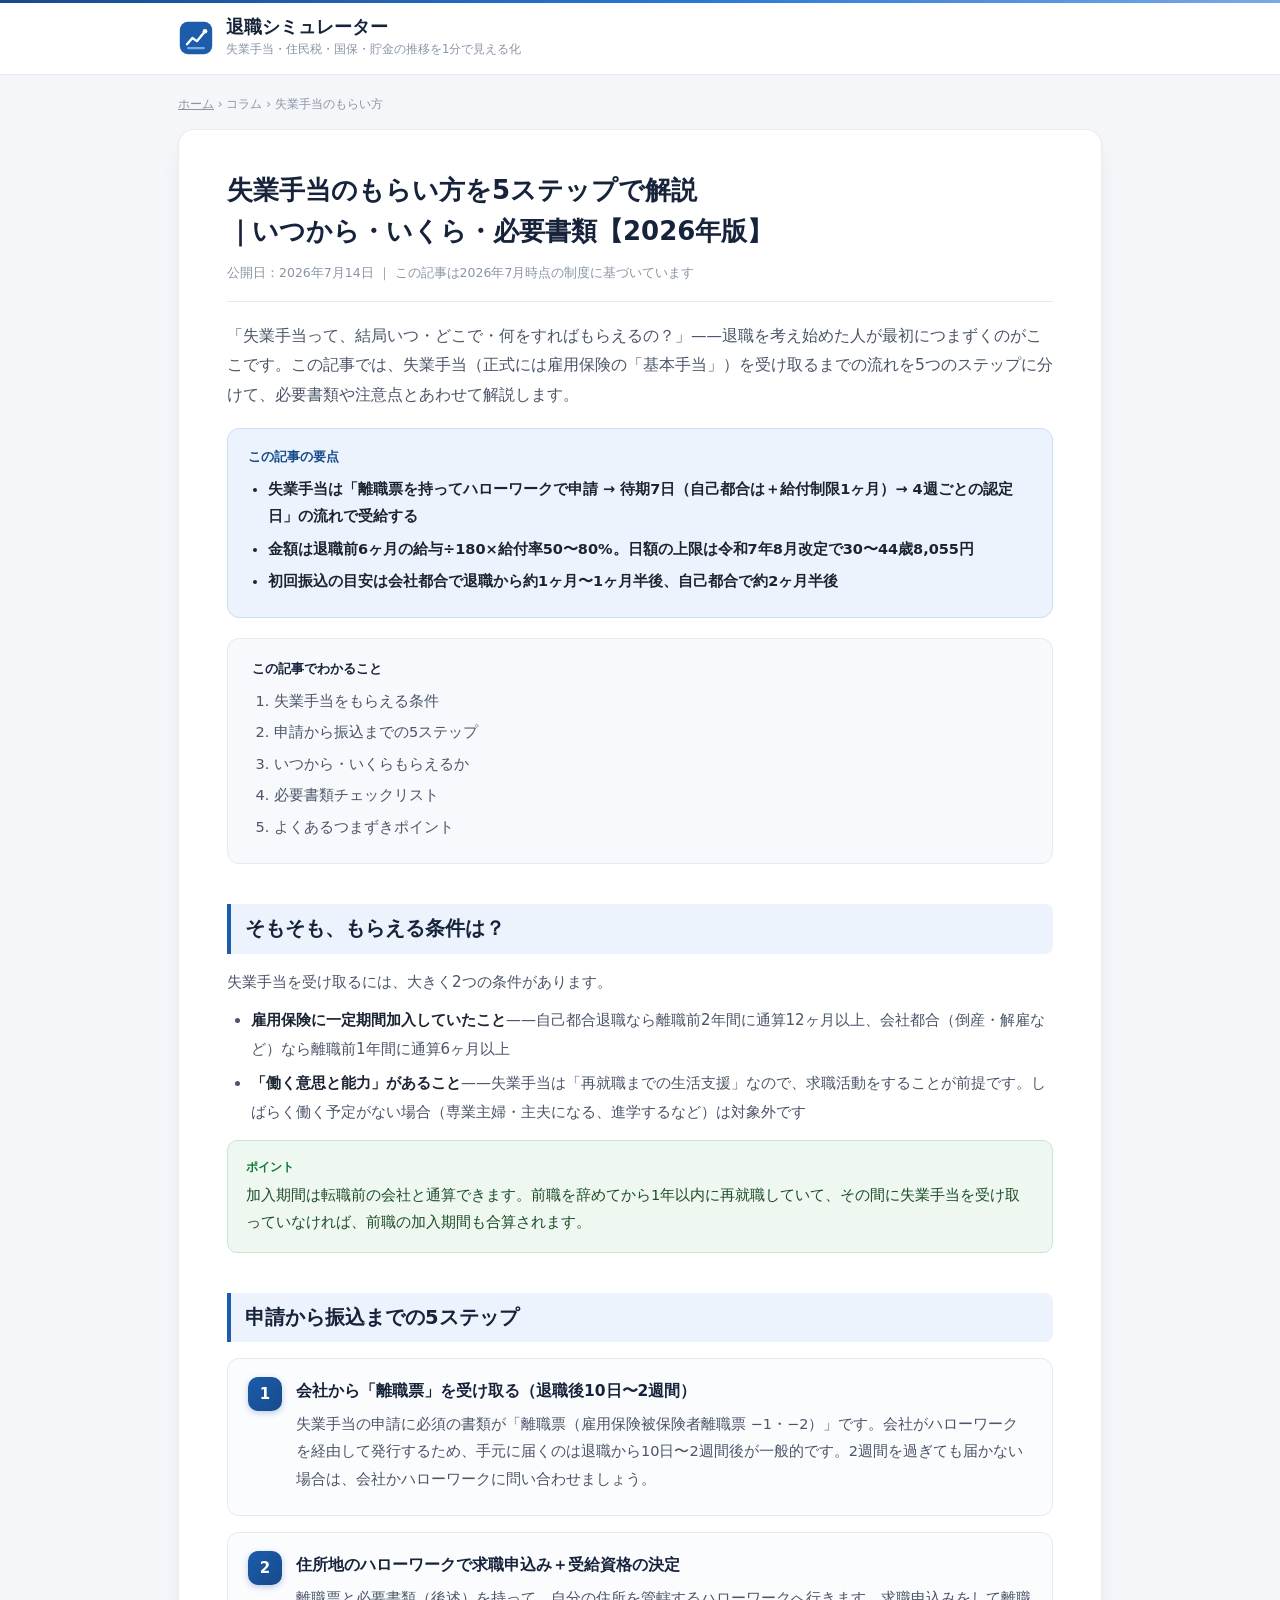
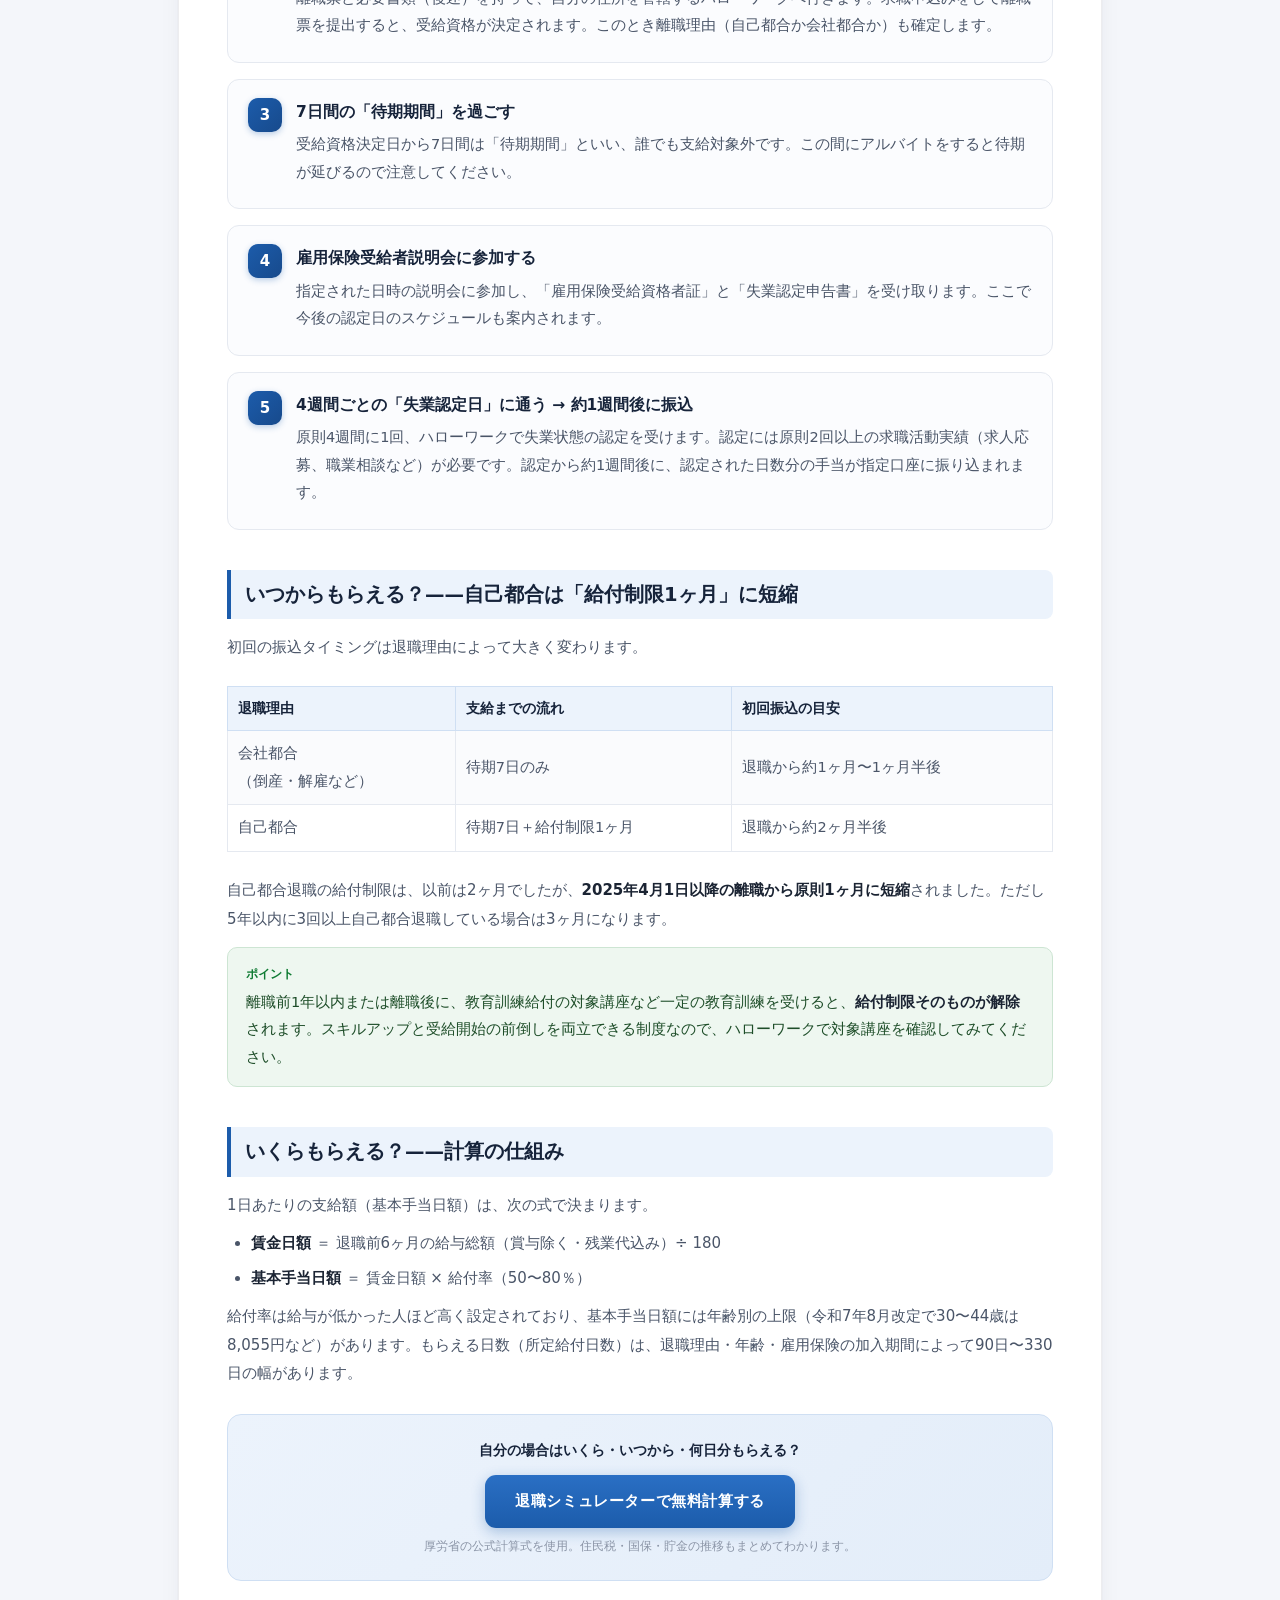
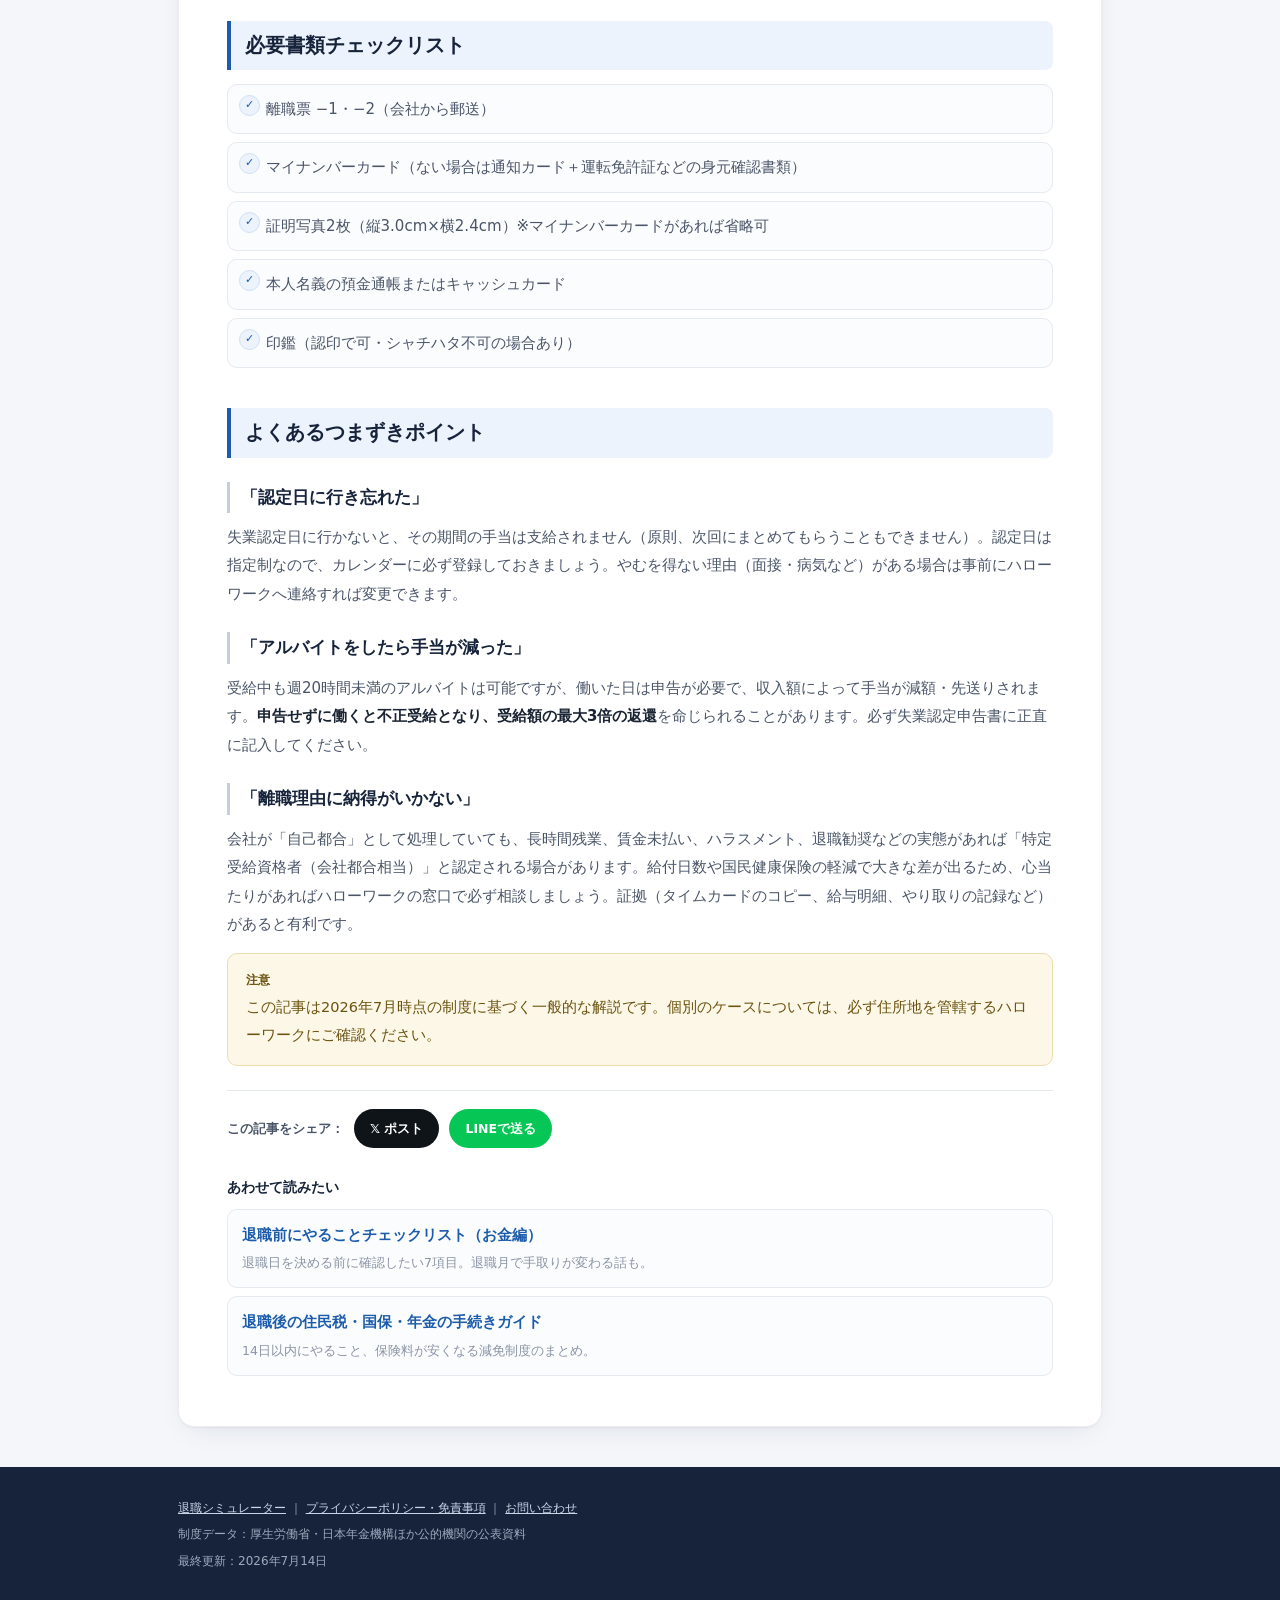
<file: articles/shitsugyou-teate-moraikata.html>
<!DOCTYPE html>
<html lang="ja">
<head>
<meta charset="UTF-8">
<meta name="viewport" content="width=device-width, initial-scale=1.0">
<link rel="icon" type="image/svg+xml" href="/favicon.svg">
<link rel="icon" type="image/png" sizes="32x32" href="/favicon-32.png">
<link rel="apple-touch-icon" href="/apple-touch-icon.png">
<!-- Google tag (gtag.js) -->
<script async src="https://www.googletagmanager.com/gtag/js?id=G-VPLMT7ME28"></script>
<script>
  window.dataLayer = window.dataLayer || [];
  function gtag(){dataLayer.push(arguments);}
  gtag('js', new Date());

  gtag('config', 'G-VPLMT7ME28');
</script>
<script async src="https://pagead2.googlesyndication.com/pagead/js/adsbygoogle.js?client=ca-pub-9132302948928758" crossorigin="anonymous"></script>
<title>失業手当のもらい方を5ステップで解説｜いつから・いくら・必要書類【2026年版】</title>
<meta name="description" content="失業手当（雇用保険の基本手当）の申請手順を5ステップでわかりやすく解説。離職票の受け取りからハローワークでの手続き、初回振込までの流れ、必要書類、自己都合退職の給付制限1ヶ月ルール（2025年4月改正）まで、2026年最新情報でまとめました。">
<link rel="canonical" href="https://taishoku-sim.com/articles/shitsugyou-teate-moraikata.html">
<meta property="og:image" content="https://taishoku-sim.com/ogp.png">
<meta name="twitter:card" content="summary_large_image">
<link rel="stylesheet" href="./article.css">
<script type="application/ld+json">
{
  "@context": "https://schema.org",
  "@type": "Article",
  "headline": "失業手当のもらい方を5ステップで解説｜いつから・いくら・必要書類",
  "datePublished": "2026-07-14",
  "dateModified": "2026-07-14",
  "author": {"@type": "Person", "name": "退職シミュレーター運営者"}
}
</script>
<script type="application/ld+json">
{
  "@context": "https://schema.org",
  "@type": "FAQPage",
  "mainEntity": [
    {
      "@type": "Question",
      "name": "失業手当の申請に必要な書類は何ですか？",
      "acceptedAnswer": {
        "@type": "Answer",
        "text": "離職票−1・−2（退職後10日〜2週間で会社から郵送）、マイナンバーカード（ない場合は通知カード＋身元確認書類と証明写真2枚）、本人名義の預金通帳またはキャッシュカード、印鑑です。住所地を管轄するハローワークに持参して求職申込みを行います。"
      }
    },
    {
      "@type": "Question",
      "name": "失業手当の初回振込はいつですか？",
      "acceptedAnswer": {
        "@type": "Answer",
        "text": "会社都合退職なら待期7日のみで支給が始まり、初回振込は退職から約1ヶ月〜1ヶ月半後です。自己都合退職は待期7日に加えて原則1ヶ月の給付制限（2025年4月以降の離職から短縮）があり、初回振込は約2ヶ月半後が目安です。"
      }
    },
    {
      "@type": "Question",
      "name": "失業手当をもらいながらアルバイトはできますか？",
      "acceptedAnswer": {
        "@type": "Answer",
        "text": "週20時間未満のアルバイトは可能ですが、働いた日は失業認定申告書への申告が必須で、収入額によって手当が減額または先送りされます。申告せずに働くと不正受給となり、最大で受給額の3倍の返還を命じられることがあります。"
      }
    }
  ]
}
</script>
</head>
<body>

<header class="site">
  <div class="wrap">
    <svg class="logo-mark" viewBox="0 0 40 40" aria-hidden="true">
      <rect x="2" y="2" width="36" height="36" rx="9" fill="#1c5cab"/>
      <path d="M10 27 L16 20 L21 23.5 L30 12.5" fill="none" stroke="#fff" stroke-width="2.6" stroke-linecap="round" stroke-linejoin="round"/>
      <circle cx="30" cy="12.5" r="2.6" fill="#fff"/>
      <rect x="10" y="30" width="20" height="2.4" rx="1.2" fill="#79aae6"/>
    </svg>
    <div class="logo-text">
      <div class="logo"><a href="../">退職シミュレーター</a></div>
      <div class="logo-sub">失業手当・住民税・国保・貯金の推移を1分で見える化</div>
    </div>
  </div>
</header>

<div class="wrap">
  <nav class="breadcrumb"><a href="../">ホーム</a> › コラム › 失業手当のもらい方</nav>

  <article class="card">
    <h1>失業手当のもらい方を5ステップで解説<br>｜いつから・いくら・必要書類【2026年版】</h1>
    <p class="meta">公開日：2026年7月14日 ｜ この記事は2026年7月時点の制度に基づいています</p>

    <p class="lead">「失業手当って、結局いつ・どこで・何をすればもらえるの？」——退職を考え始めた人が最初につまずくのがここです。この記事では、失業手当（正式には雇用保険の「基本手当」）を受け取るまでの流れを5つのステップに分けて、必要書類や注意点とあわせて解説します。</p>

    <div class="keypoints">
      <div class="k-title">この記事の要点</div>
      <ul>
        <li>失業手当は「離職票を持ってハローワークで申請 → 待期7日（自己都合は＋給付制限1ヶ月）→ 4週ごとの認定日」の流れで受給する</li>
        <li>金額は退職前6ヶ月の給与÷180×給付率50〜80%。日額の上限は令和7年8月改定で30〜44歳8,055円</li>
        <li>初回振込の目安は会社都合で退職から約1ヶ月〜1ヶ月半後、自己都合で約2ヶ月半後</li>
      </ul>
    </div>

    <div class="toc">
      <div class="toc-title">この記事でわかること</div>
      <ol>
        <li>失業手当をもらえる条件</li>
        <li>申請から振込までの5ステップ</li>
        <li>いつから・いくらもらえるか</li>
        <li>必要書類チェックリスト</li>
        <li>よくあるつまずきポイント</li>
      </ol>
    </div>

    <h2>そもそも、もらえる条件は？</h2>
    <p>失業手当を受け取るには、大きく2つの条件があります。</p>
    <ul>
      <li><strong>雇用保険に一定期間加入していたこと</strong>——自己都合退職なら離職前2年間に通算12ヶ月以上、会社都合（倒産・解雇など）なら離職前1年間に通算6ヶ月以上</li>
      <li><strong>「働く意思と能力」があること</strong>——失業手当は「再就職までの生活支援」なので、求職活動をすることが前提です。しばらく働く予定がない場合（専業主婦・主夫になる、進学するなど）は対象外です</li>
    </ul>
    <div class="point">加入期間は転職前の会社と通算できます。前職を辞めてから1年以内に再就職していて、その間に失業手当を受け取っていなければ、前職の加入期間も合算されます。</div>

    <h2>申請から振込までの5ステップ</h2>

    <div class="step">
      <div class="s-num">1</div>
      <div class="s-body">
        <div class="s-title">会社から「離職票」を受け取る（退職後10日〜2週間）</div>
        <p>失業手当の申請に必須の書類が「離職票（雇用保険被保険者離職票 −1・−2）」です。会社がハローワークを経由して発行するため、手元に届くのは退職から10日〜2週間後が一般的です。2週間を過ぎても届かない場合は、会社かハローワークに問い合わせましょう。</p>
      </div>
    </div>

    <div class="step">
      <div class="s-num">2</div>
      <div class="s-body">
        <div class="s-title">住所地のハローワークで求職申込み＋受給資格の決定</div>
        <p>離職票と必要書類（後述）を持って、自分の住所を管轄するハローワークへ行きます。求職申込みをして離職票を提出すると、受給資格が決定されます。このとき離職理由（自己都合か会社都合か）も確定します。</p>
      </div>
    </div>

    <div class="step">
      <div class="s-num">3</div>
      <div class="s-body">
        <div class="s-title">7日間の「待期期間」を過ごす</div>
        <p>受給資格決定日から7日間は「待期期間」といい、誰でも支給対象外です。この間にアルバイトをすると待期が延びるので注意してください。</p>
      </div>
    </div>

    <div class="step">
      <div class="s-num">4</div>
      <div class="s-body">
        <div class="s-title">雇用保険受給者説明会に参加する</div>
        <p>指定された日時の説明会に参加し、「雇用保険受給資格者証」と「失業認定申告書」を受け取ります。ここで今後の認定日のスケジュールも案内されます。</p>
      </div>
    </div>

    <div class="step">
      <div class="s-num">5</div>
      <div class="s-body">
        <div class="s-title">4週間ごとの「失業認定日」に通う → 約1週間後に振込</div>
        <p>原則4週間に1回、ハローワークで失業状態の認定を受けます。認定には原則2回以上の求職活動実績（求人応募、職業相談など）が必要です。認定から約1週間後に、認定された日数分の手当が指定口座に振り込まれます。</p>
      </div>
    </div>

    <h2>いつからもらえる？——自己都合は「給付制限1ヶ月」に短縮</h2>
    <p>初回の振込タイミングは退職理由によって大きく変わります。</p>
    <div class="table-scroll">
      <table class="info">
        <tr><th>退職理由</th><th>支給までの流れ</th><th>初回振込の目安</th></tr>
        <tr><td>会社都合<br>（倒産・解雇など）</td><td>待期7日のみ</td><td>退職から約1ヶ月〜1ヶ月半後</td></tr>
        <tr><td>自己都合</td><td>待期7日＋給付制限1ヶ月</td><td>退職から約2ヶ月半後</td></tr>
      </table>
    </div>
    <p>自己都合退職の給付制限は、以前は2ヶ月でしたが、<strong>2025年4月1日以降の離職から原則1ヶ月に短縮</strong>されました。ただし5年以内に3回以上自己都合退職している場合は3ヶ月になります。</p>
    <div class="point">離職前1年以内または離職後に、教育訓練給付の対象講座など一定の教育訓練を受けると、<strong>給付制限そのものが解除</strong>されます。スキルアップと受給開始の前倒しを両立できる制度なので、ハローワークで対象講座を確認してみてください。</div>

    <h2>いくらもらえる？——計算の仕組み</h2>
    <p>1日あたりの支給額（基本手当日額）は、次の式で決まります。</p>
    <ul>
      <li><strong>賃金日額</strong> ＝ 退職前6ヶ月の給与総額（賞与除く・残業代込み）÷ 180</li>
      <li><strong>基本手当日額</strong> ＝ 賃金日額 × 給付率（50〜80％）</li>
    </ul>
    <p>給付率は給与が低かった人ほど高く設定されており、基本手当日額には年齢別の上限（令和7年8月改定で30〜44歳は8,055円など）があります。もらえる日数（所定給付日数）は、退職理由・年齢・雇用保険の加入期間によって90日〜330日の幅があります。</p>

    <div class="cta">
      <div class="c-text">自分の場合はいくら・いつから・何日分もらえる？</div>
      <a class="c-btn" href="../">退職シミュレーターで無料計算する</a>
      <div class="c-sub">厚労省の公式計算式を使用。住民税・国保・貯金の推移もまとめてわかります。</div>
    </div>

    <h2>必要書類チェックリスト</h2>
    <ul class="checklist">
      <li>離職票 −1・−2（会社から郵送）</li>
      <li>マイナンバーカード（ない場合は通知カード＋運転免許証などの身元確認書類）</li>
      <li>証明写真2枚（縦3.0cm×横2.4cm）※マイナンバーカードがあれば省略可</li>
      <li>本人名義の預金通帳またはキャッシュカード</li>
      <li>印鑑（認印で可・シャチハタ不可の場合あり）</li>
    </ul>

    <h2>よくあるつまずきポイント</h2>
    <h3>「認定日に行き忘れた」</h3>
    <p>失業認定日に行かないと、その期間の手当は支給されません（原則、次回にまとめてもらうこともできません）。認定日は指定制なので、カレンダーに必ず登録しておきましょう。やむを得ない理由（面接・病気など）がある場合は事前にハローワークへ連絡すれば変更できます。</p>
    <h3>「アルバイトをしたら手当が減った」</h3>
    <p>受給中も週20時間未満のアルバイトは可能ですが、働いた日は申告が必要で、収入額によって手当が減額・先送りされます。<strong>申告せずに働くと不正受給となり、受給額の最大3倍の返還</strong>を命じられることがあります。必ず失業認定申告書に正直に記入してください。</p>
    <h3>「離職理由に納得がいかない」</h3>
    <p>会社が「自己都合」として処理していても、長時間残業、賃金未払い、ハラスメント、退職勧奨などの実態があれば「特定受給資格者（会社都合相当）」と認定される場合があります。給付日数や国民健康保険の軽減で大きな差が出るため、心当たりがあればハローワークの窓口で必ず相談しましょう。証拠（タイムカードのコピー、給与明細、やり取りの記録など）があると有利です。</p>

    <div class="caution">この記事は2026年7月時点の制度に基づく一般的な解説です。個別のケースについては、必ず住所地を管轄するハローワークにご確認ください。</div>

    <div class="share-row">
      <span class="s-label">この記事をシェア：</span>
      <a class="share-btn x" href="https://twitter.com/intent/tweet?text=%E5%A4%B1%E6%A5%AD%E6%89%8B%E5%BD%93%E3%81%AE%E3%82%82%E3%82%89%E3%81%84%E6%96%B9%E3%82%925%E3%82%B9%E3%83%86%E3%83%83%E3%83%97%E3%81%A7%E8%A7%A3%E8%AA%AC%EF%BD%9C%E3%81%84%E3%81%A4%E3%81%8B%E3%82%89%E3%83%BB%E3%81%84%E3%81%8F%E3%82%89%E3%83%BB%E5%BF%85%E8%A6%81%E6%9B%B8%E9%A1%9E&amp;url=https%3A%2F%2Ftaishoku-sim.com%2Farticles%2Fshitsugyou-teate-moraikata.html" target="_blank" rel="noopener">𝕏 ポスト</a>
      <a class="share-btn line" href="https://social-plugins.line.me/lineit/share?url=https%3A%2F%2Ftaishoku-sim.com%2Farticles%2Fshitsugyou-teate-moraikata.html" target="_blank" rel="noopener">LINEで送る</a>
    </div>

    <div class="related">
      <div class="r-title">あわせて読みたい</div>
      <a href="./taishoku-mae-checklist.html">退職前にやることチェックリスト（お金編）<span>退職日を決める前に確認したい7項目。退職月で手取りが変わる話も。</span></a>
      <a href="./taishoku-go-tetsuduki.html">退職後の住民税・国保・年金の手続きガイド<span>14日以内にやること、保険料が安くなる減免制度のまとめ。</span></a>
    </div>
  </article>
</div>

<footer class="site">
  <div class="wrap">
    <p><a href="../">退職シミュレーター</a> ｜ <a href="../privacy.html">プライバシーポリシー・免責事項</a> ｜ <a href="https://forms.gle/fLUeUgyRsNNLhdzbA" target="_blank" rel="noopener">お問い合わせ</a></p>
    <p>制度データ：厚生労働省・日本年金機構ほか公的機関の公表資料</p>
    <p>最終更新：2026年7月14日</p>
  </div>
</footer>

</body>
</html>
</file>
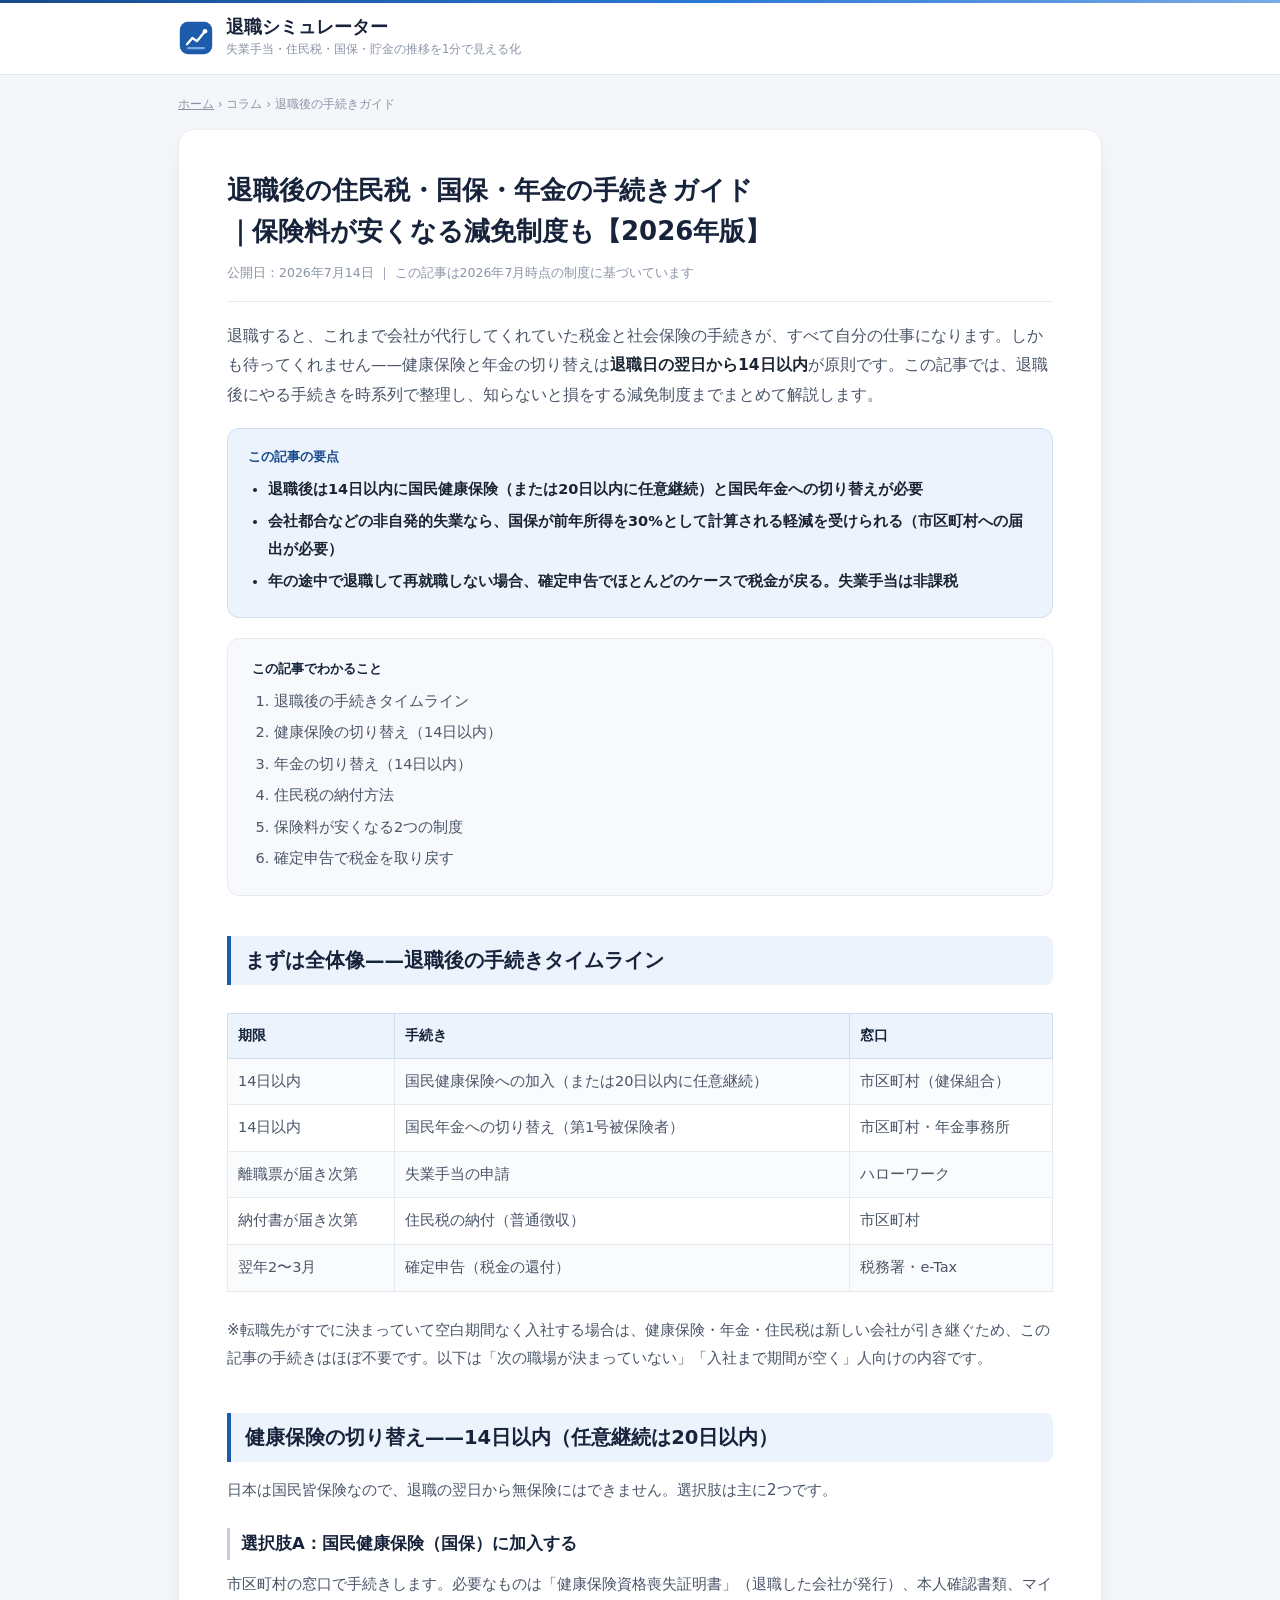
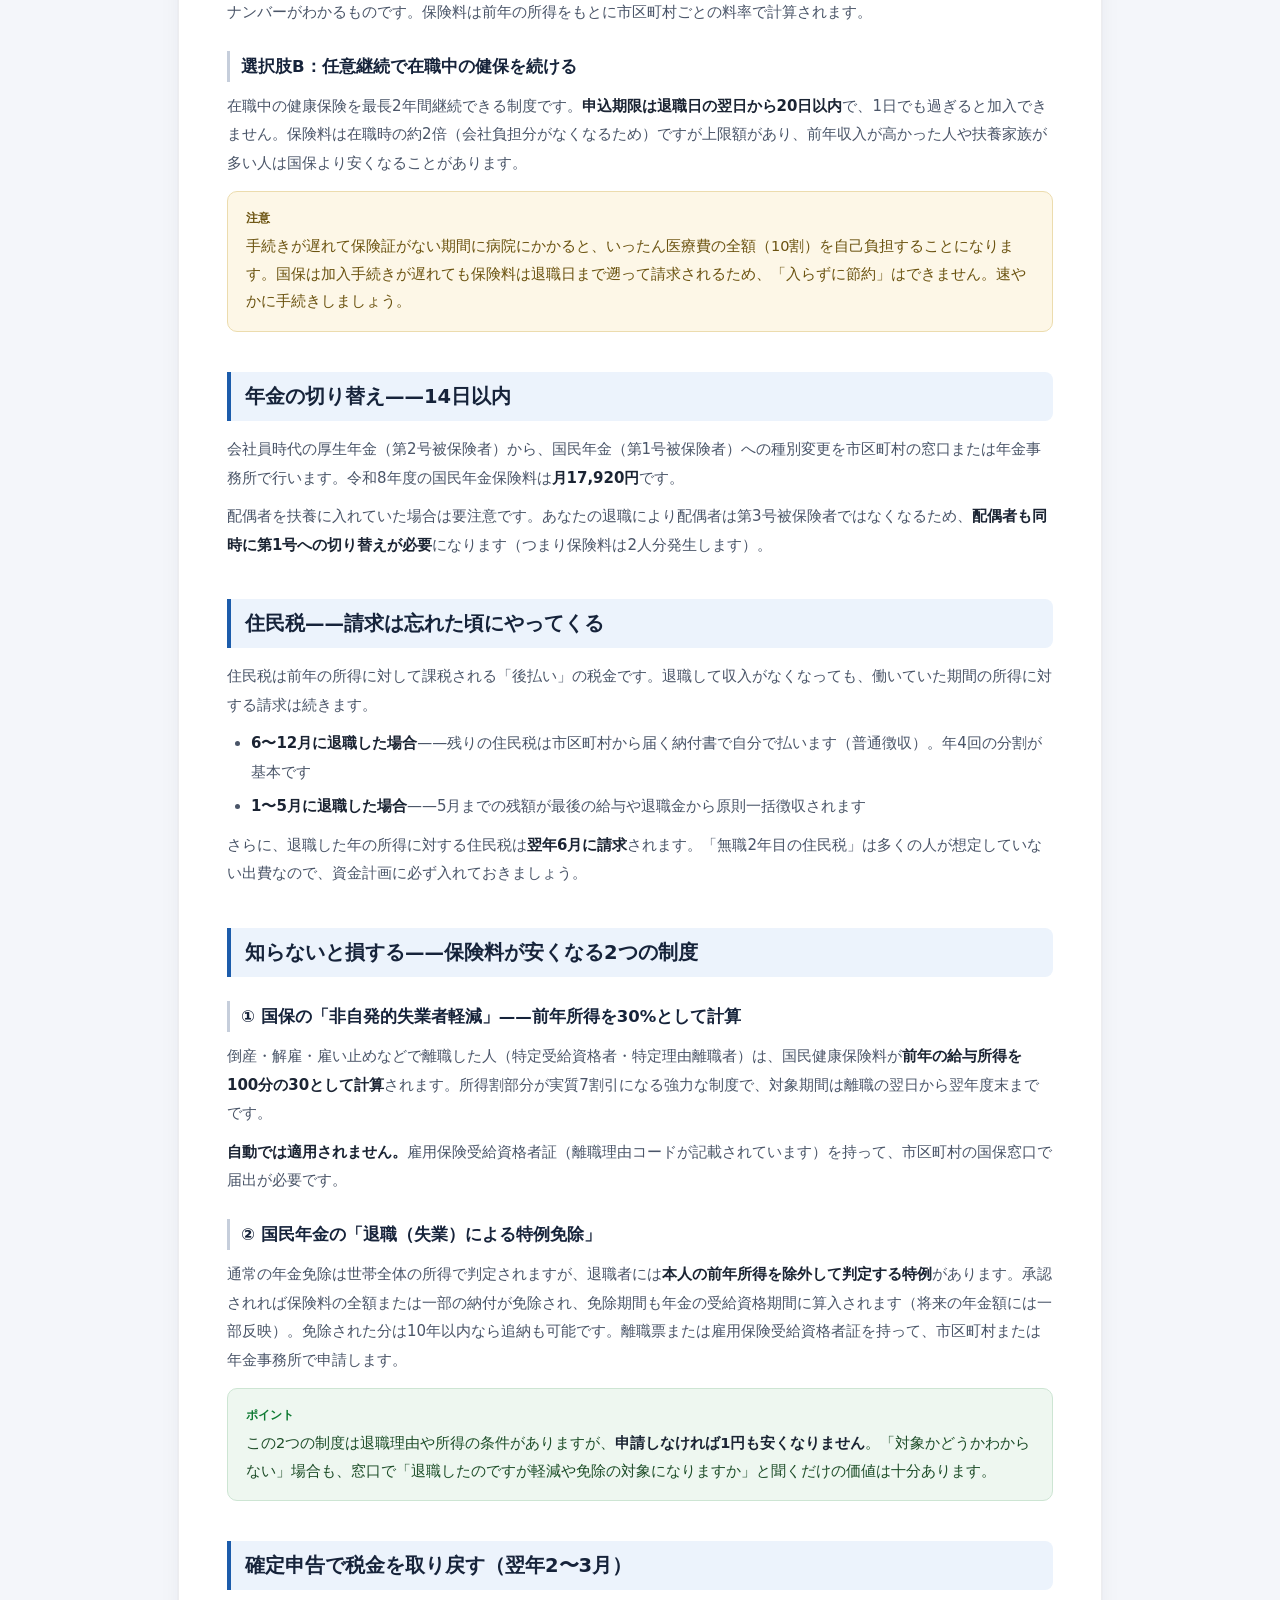
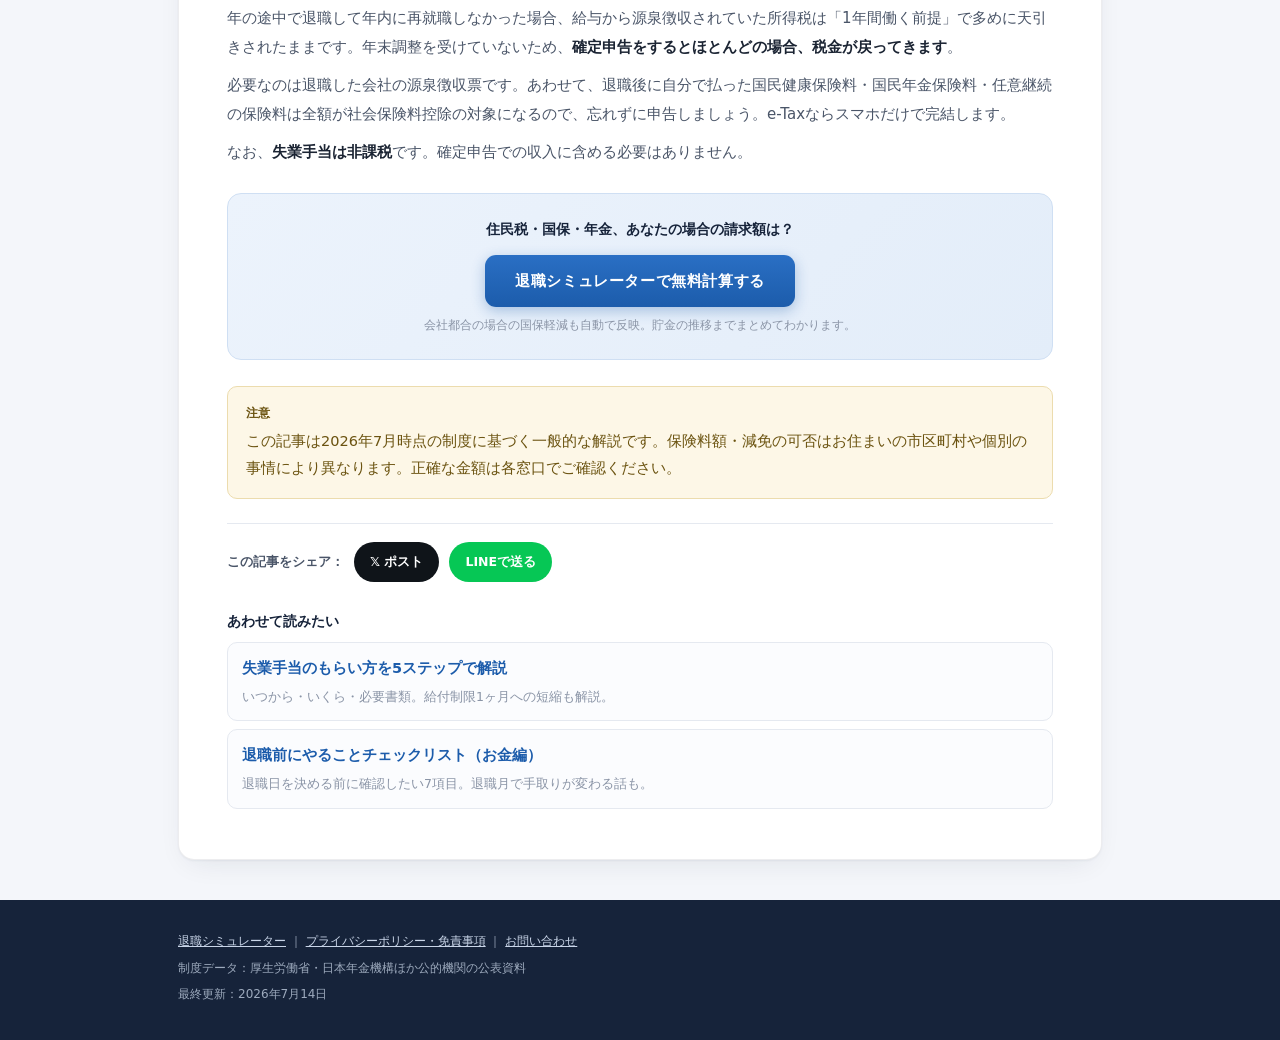
<file: articles/taishoku-go-tetsuduki.html>
<!DOCTYPE html>
<html lang="ja">
<head>
<meta charset="UTF-8">
<meta name="viewport" content="width=device-width, initial-scale=1.0">
<link rel="icon" type="image/svg+xml" href="/favicon.svg">
<link rel="icon" type="image/png" sizes="32x32" href="/favicon-32.png">
<link rel="apple-touch-icon" href="/apple-touch-icon.png">
<!-- Google tag (gtag.js) -->
<script async src="https://www.googletagmanager.com/gtag/js?id=G-VPLMT7ME28"></script>
<script>
  window.dataLayer = window.dataLayer || [];
  function gtag(){dataLayer.push(arguments);}
  gtag('js', new Date());

  gtag('config', 'G-VPLMT7ME28');
</script>
<script async src="https://pagead2.googlesyndication.com/pagead/js/adsbygoogle.js?client=ca-pub-9132302948928758" crossorigin="anonymous"></script>
<title>退職後の住民税・国保・年金の手続きガイド｜保険料が安くなる減免制度も【2026年版】</title>
<meta name="description" content="退職後14日以内にやる手続き（国民健康保険・国民年金への切り替え）から、住民税の納付、保険料が安くなる制度（国保の非自発的失業者軽減・国民年金の退職特例免除）、確定申告での税金還付まで。退職後のお金の手続きを2026年最新情報で網羅解説。">
<link rel="canonical" href="https://taishoku-sim.com/articles/taishoku-go-tetsuduki.html">
<meta property="og:image" content="https://taishoku-sim.com/ogp.png">
<meta name="twitter:card" content="summary_large_image">
<link rel="stylesheet" href="./article.css">
<script type="application/ld+json">
{
  "@context": "https://schema.org",
  "@type": "Article",
  "headline": "退職後の住民税・国保・年金の手続きガイド｜保険料が安くなる減免制度も",
  "datePublished": "2026-07-14",
  "dateModified": "2026-07-14",
  "author": {"@type": "Person", "name": "退職シミュレーター運営者"}
}
</script>
<script type="application/ld+json">
{
  "@context": "https://schema.org",
  "@type": "FAQPage",
  "mainEntity": [
    {
      "@type": "Question",
      "name": "退職後、健康保険に入らないとどうなりますか？",
      "acceptedAnswer": {
        "@type": "Answer",
        "text": "日本は国民皆保険のため無保険にはできません。手続きが遅れて保険証がない期間に病院にかかると医療費の全額（10割）を自己負担することになり、国保の保険料は加入手続きが遅れても退職日まで遡って請求されます。速やかな手続きが必要です。"
      }
    },
    {
      "@type": "Question",
      "name": "退職して国民年金が払えないときはどうすればよいですか？",
      "acceptedAnswer": {
        "@type": "Answer",
        "text": "「退職（失業）による特例免除」を申請できます。通常の免除と違い本人の前年所得を除外して判定されるため承認されやすく、免除期間は年金の受給資格期間にも算入されます。離職票または雇用保険受給資格者証を持って市区町村または年金事務所で申請します。"
      }
    },
    {
      "@type": "Question",
      "name": "失業手当に税金はかかりますか？",
      "acceptedAnswer": {
        "@type": "Answer",
        "text": "かかりません。雇用保険の基本手当（失業手当）は非課税所得のため、所得税・住民税の対象外で、確定申告の収入に含める必要もありません。"
      }
    }
  ]
}
</script>
</head>
<body>

<header class="site">
  <div class="wrap">
    <svg class="logo-mark" viewBox="0 0 40 40" aria-hidden="true">
      <rect x="2" y="2" width="36" height="36" rx="9" fill="#1c5cab"/>
      <path d="M10 27 L16 20 L21 23.5 L30 12.5" fill="none" stroke="#fff" stroke-width="2.6" stroke-linecap="round" stroke-linejoin="round"/>
      <circle cx="30" cy="12.5" r="2.6" fill="#fff"/>
      <rect x="10" y="30" width="20" height="2.4" rx="1.2" fill="#79aae6"/>
    </svg>
    <div class="logo-text">
      <div class="logo"><a href="../">退職シミュレーター</a></div>
      <div class="logo-sub">失業手当・住民税・国保・貯金の推移を1分で見える化</div>
    </div>
  </div>
</header>

<div class="wrap">
  <nav class="breadcrumb"><a href="../">ホーム</a> › コラム › 退職後の手続きガイド</nav>

  <article class="card">
    <h1>退職後の住民税・国保・年金の手続きガイド<br>｜保険料が安くなる減免制度も【2026年版】</h1>
    <p class="meta">公開日：2026年7月14日 ｜ この記事は2026年7月時点の制度に基づいています</p>

    <p class="lead">退職すると、これまで会社が代行してくれていた税金と社会保険の手続きが、すべて自分の仕事になります。しかも待ってくれません——健康保険と年金の切り替えは<strong>退職日の翌日から14日以内</strong>が原則です。この記事では、退職後にやる手続きを時系列で整理し、知らないと損をする減免制度までまとめて解説します。</p>

    <div class="keypoints">
      <div class="k-title">この記事の要点</div>
      <ul>
        <li>退職後は14日以内に国民健康保険（または20日以内に任意継続）と国民年金への切り替えが必要</li>
        <li>会社都合などの非自発的失業なら、国保が前年所得を30%として計算される軽減を受けられる（市区町村への届出が必要）</li>
        <li>年の途中で退職して再就職しない場合、確定申告でほとんどのケースで税金が戻る。失業手当は非課税</li>
      </ul>
    </div>

    <div class="toc">
      <div class="toc-title">この記事でわかること</div>
      <ol>
        <li>退職後の手続きタイムライン</li>
        <li>健康保険の切り替え（14日以内）</li>
        <li>年金の切り替え（14日以内）</li>
        <li>住民税の納付方法</li>
        <li>保険料が安くなる2つの制度</li>
        <li>確定申告で税金を取り戻す</li>
      </ol>
    </div>

    <h2>まずは全体像——退職後の手続きタイムライン</h2>
    <div class="table-scroll">
      <table class="info">
        <tr><th>期限</th><th>手続き</th><th>窓口</th></tr>
        <tr><td>14日以内</td><td>国民健康保険への加入（または20日以内に任意継続）</td><td>市区町村（健保組合）</td></tr>
        <tr><td>14日以内</td><td>国民年金への切り替え（第1号被保険者）</td><td>市区町村・年金事務所</td></tr>
        <tr><td>離職票が届き次第</td><td>失業手当の申請</td><td>ハローワーク</td></tr>
        <tr><td>納付書が届き次第</td><td>住民税の納付（普通徴収）</td><td>市区町村</td></tr>
        <tr><td>翌年2〜3月</td><td>確定申告（税金の還付）</td><td>税務署・e-Tax</td></tr>
      </table>
    </div>
    <p>※転職先がすでに決まっていて空白期間なく入社する場合は、健康保険・年金・住民税は新しい会社が引き継ぐため、この記事の手続きはほぼ不要です。以下は「次の職場が決まっていない」「入社まで期間が空く」人向けの内容です。</p>

    <h2>健康保険の切り替え——14日以内（任意継続は20日以内）</h2>
    <p>日本は国民皆保険なので、退職の翌日から無保険にはできません。選択肢は主に2つです。</p>
    <h3>選択肢A：国民健康保険（国保）に加入する</h3>
    <p>市区町村の窓口で手続きします。必要なものは「健康保険資格喪失証明書」（退職した会社が発行）、本人確認書類、マイナンバーがわかるものです。保険料は前年の所得をもとに市区町村ごとの料率で計算されます。</p>
    <h3>選択肢B：任意継続で在職中の健保を続ける</h3>
    <p>在職中の健康保険を最長2年間継続できる制度です。<strong>申込期限は退職日の翌日から20日以内</strong>で、1日でも過ぎると加入できません。保険料は在職時の約2倍（会社負担分がなくなるため）ですが上限額があり、前年収入が高かった人や扶養家族が多い人は国保より安くなることがあります。</p>
    <div class="caution">手続きが遅れて保険証がない期間に病院にかかると、いったん医療費の全額（10割）を自己負担することになります。国保は加入手続きが遅れても保険料は退職日まで遡って請求されるため、「入らずに節約」はできません。速やかに手続きしましょう。</div>

    <h2>年金の切り替え——14日以内</h2>
    <p>会社員時代の厚生年金（第2号被保険者）から、国民年金（第1号被保険者）への種別変更を市区町村の窓口または年金事務所で行います。令和8年度の国民年金保険料は<strong>月17,920円</strong>です。</p>
    <p>配偶者を扶養に入れていた場合は要注意です。あなたの退職により配偶者は第3号被保険者ではなくなるため、<strong>配偶者も同時に第1号への切り替えが必要</strong>になります（つまり保険料は2人分発生します）。</p>

    <h2>住民税——請求は忘れた頃にやってくる</h2>
    <p>住民税は前年の所得に対して課税される「後払い」の税金です。退職して収入がなくなっても、働いていた期間の所得に対する請求は続きます。</p>
    <ul>
      <li><strong>6〜12月に退職した場合</strong>——残りの住民税は市区町村から届く納付書で自分で払います（普通徴収）。年4回の分割が基本です</li>
      <li><strong>1〜5月に退職した場合</strong>——5月までの残額が最後の給与や退職金から原則一括徴収されます</li>
    </ul>
    <p>さらに、退職した年の所得に対する住民税は<strong>翌年6月に請求</strong>されます。「無職2年目の住民税」は多くの人が想定していない出費なので、資金計画に必ず入れておきましょう。</p>

    <h2>知らないと損する——保険料が安くなる2つの制度</h2>
    <h3>① 国保の「非自発的失業者軽減」——前年所得を30%として計算</h3>
    <p>倒産・解雇・雇い止めなどで離職した人（特定受給資格者・特定理由離職者）は、国民健康保険料が<strong>前年の給与所得を100分の30として計算</strong>されます。所得割部分が実質7割引になる強力な制度で、対象期間は離職の翌日から翌年度末までです。</p>
    <p><strong>自動では適用されません。</strong>雇用保険受給資格者証（離職理由コードが記載されています）を持って、市区町村の国保窓口で届出が必要です。</p>
    <h3>② 国民年金の「退職（失業）による特例免除」</h3>
    <p>通常の年金免除は世帯全体の所得で判定されますが、退職者には<strong>本人の前年所得を除外して判定する特例</strong>があります。承認されれば保険料の全額または一部の納付が免除され、免除期間も年金の受給資格期間に算入されます（将来の年金額には一部反映）。免除された分は10年以内なら追納も可能です。離職票または雇用保険受給資格者証を持って、市区町村または年金事務所で申請します。</p>
    <div class="point">この2つの制度は退職理由や所得の条件がありますが、<strong>申請しなければ1円も安くなりません</strong>。「対象かどうかわからない」場合も、窓口で「退職したのですが軽減や免除の対象になりますか」と聞くだけの価値は十分あります。</div>

    <h2>確定申告で税金を取り戻す（翌年2〜3月）</h2>
    <p>年の途中で退職して年内に再就職しなかった場合、給与から源泉徴収されていた所得税は「1年間働く前提」で多めに天引きされたままです。年末調整を受けていないため、<strong>確定申告をするとほとんどの場合、税金が戻ってきます</strong>。</p>
    <p>必要なのは退職した会社の源泉徴収票です。あわせて、退職後に自分で払った国民健康保険料・国民年金保険料・任意継続の保険料は全額が社会保険料控除の対象になるので、忘れずに申告しましょう。e-Taxならスマホだけで完結します。</p>
    <p>なお、<strong>失業手当は非課税</strong>です。確定申告での収入に含める必要はありません。</p>

    <div class="cta">
      <div class="c-text">住民税・国保・年金、あなたの場合の請求額は？</div>
      <a class="c-btn" href="../">退職シミュレーターで無料計算する</a>
      <div class="c-sub">会社都合の場合の国保軽減も自動で反映。貯金の推移までまとめてわかります。</div>
    </div>

    <div class="caution">この記事は2026年7月時点の制度に基づく一般的な解説です。保険料額・減免の可否はお住まいの市区町村や個別の事情により異なります。正確な金額は各窓口でご確認ください。</div>

    <div class="share-row">
      <span class="s-label">この記事をシェア：</span>
      <a class="share-btn x" href="https://twitter.com/intent/tweet?text=%E9%80%80%E8%81%B7%E5%BE%8C%E3%81%AE%E4%BD%8F%E6%B0%91%E7%A8%8E%E3%83%BB%E5%9B%BD%E4%BF%9D%E3%83%BB%E5%B9%B4%E9%87%91%E3%81%AE%E6%89%8B%E7%B6%9A%E3%81%8D%E3%82%AC%E3%82%A4%E3%83%89%EF%BD%9C%E6%B8%9B%E5%85%8D%E5%88%B6%E5%BA%A6%E3%82%82%E8%A7%A3%E8%AA%AC&amp;url=https%3A%2F%2Ftaishoku-sim.com%2Farticles%2Ftaishoku-go-tetsuduki.html" target="_blank" rel="noopener">𝕏 ポスト</a>
      <a class="share-btn line" href="https://social-plugins.line.me/lineit/share?url=https%3A%2F%2Ftaishoku-sim.com%2Farticles%2Ftaishoku-go-tetsuduki.html" target="_blank" rel="noopener">LINEで送る</a>
    </div>

    <div class="related">
      <div class="r-title">あわせて読みたい</div>
      <a href="./shitsugyou-teate-moraikata.html">失業手当のもらい方を5ステップで解説<span>いつから・いくら・必要書類。給付制限1ヶ月への短縮も解説。</span></a>
      <a href="./taishoku-mae-checklist.html">退職前にやることチェックリスト（お金編）<span>退職日を決める前に確認したい7項目。退職月で手取りが変わる話も。</span></a>
    </div>
  </article>
</div>

<footer class="site">
  <div class="wrap">
    <p><a href="../">退職シミュレーター</a> ｜ <a href="../privacy.html">プライバシーポリシー・免責事項</a> ｜ <a href="https://forms.gle/fLUeUgyRsNNLhdzbA" target="_blank" rel="noopener">お問い合わせ</a></p>
    <p>制度データ：厚生労働省・日本年金機構ほか公的機関の公表資料</p>
    <p>最終更新：2026年7月14日</p>
  </div>
</footer>

</body>
</html>
</file>
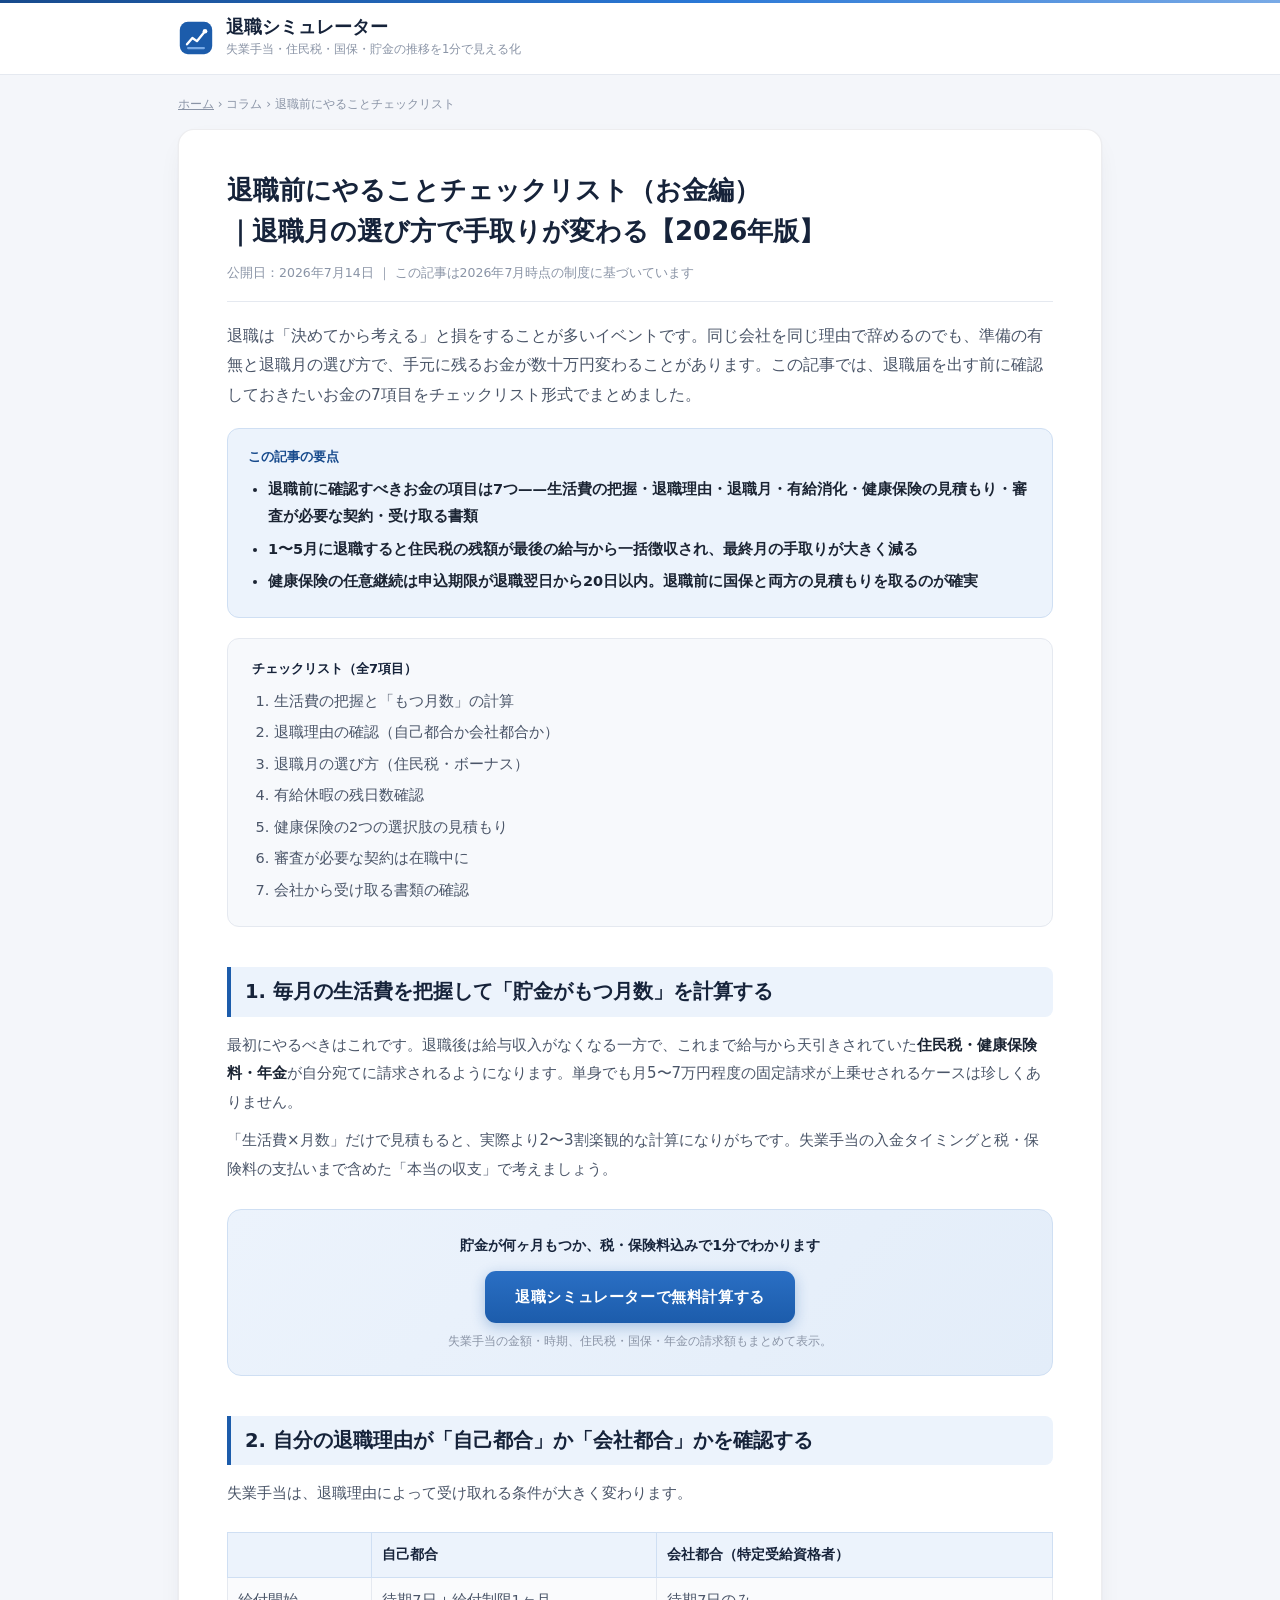
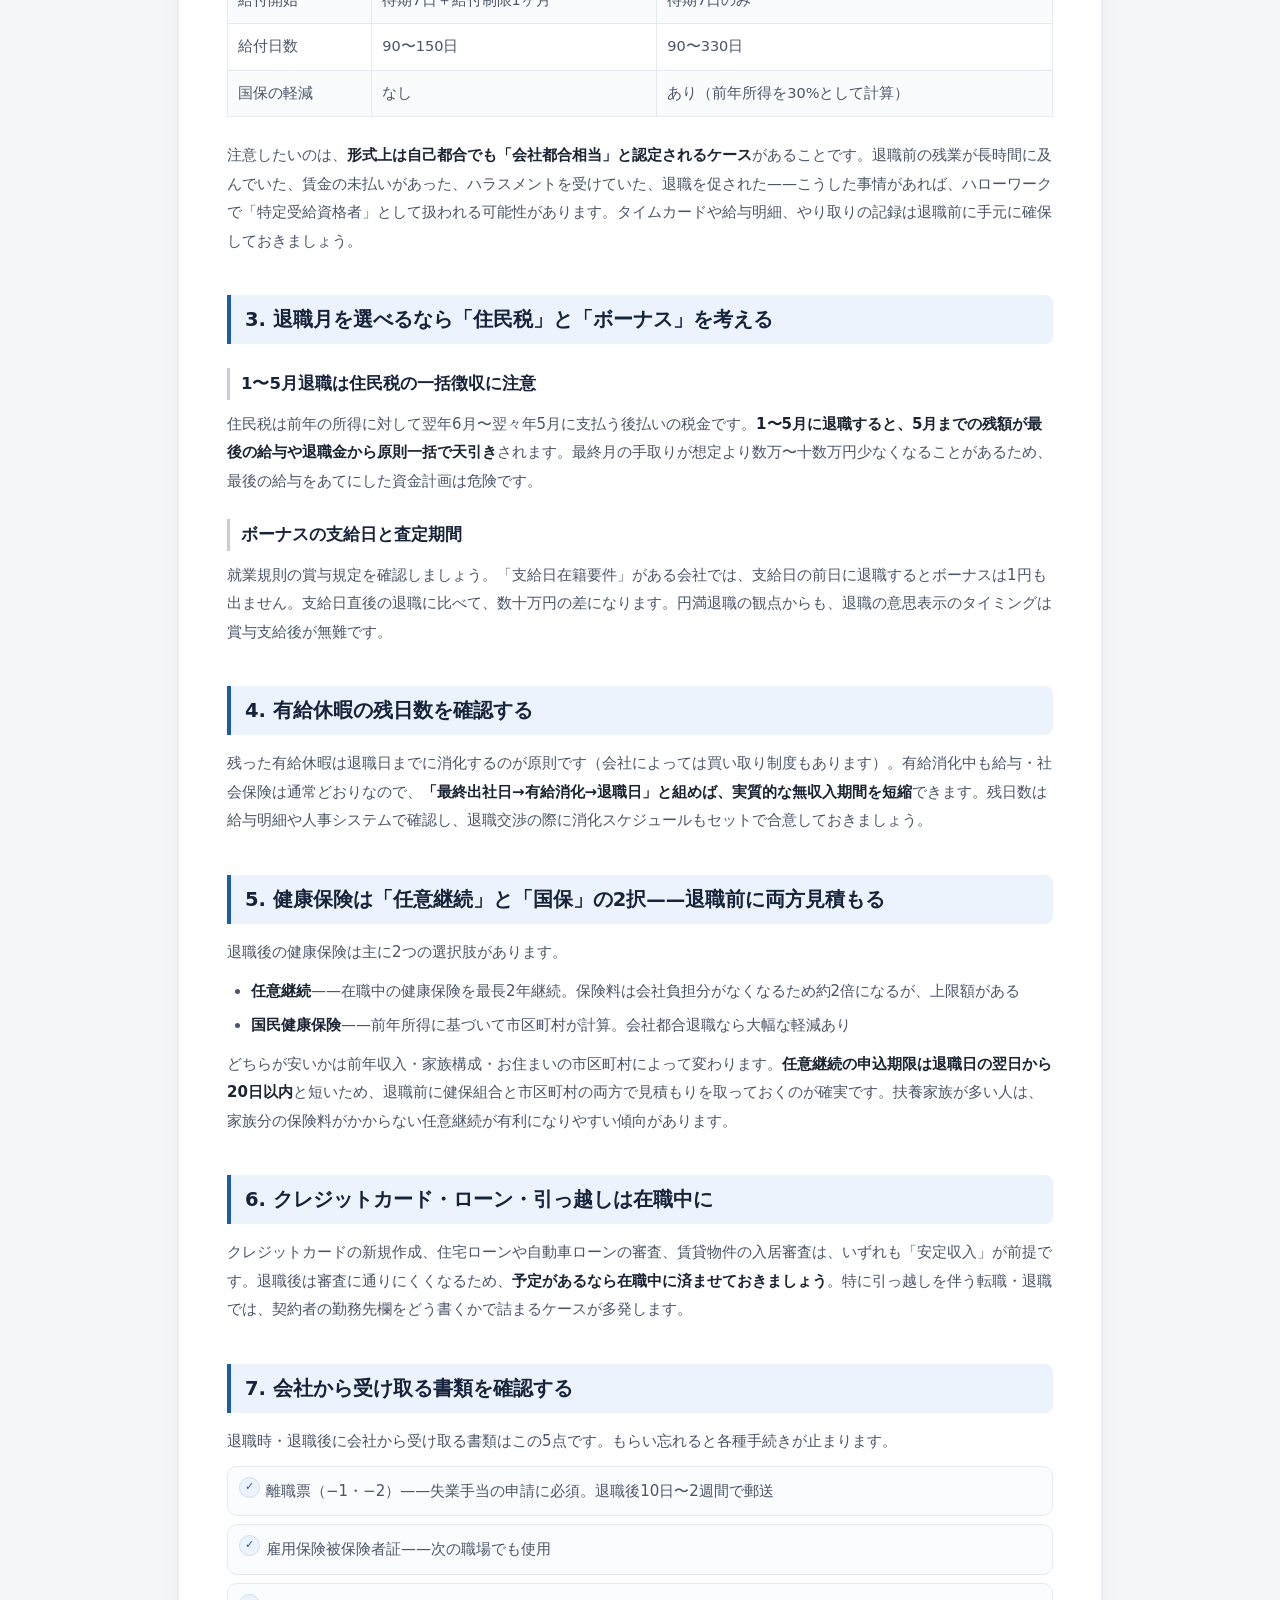
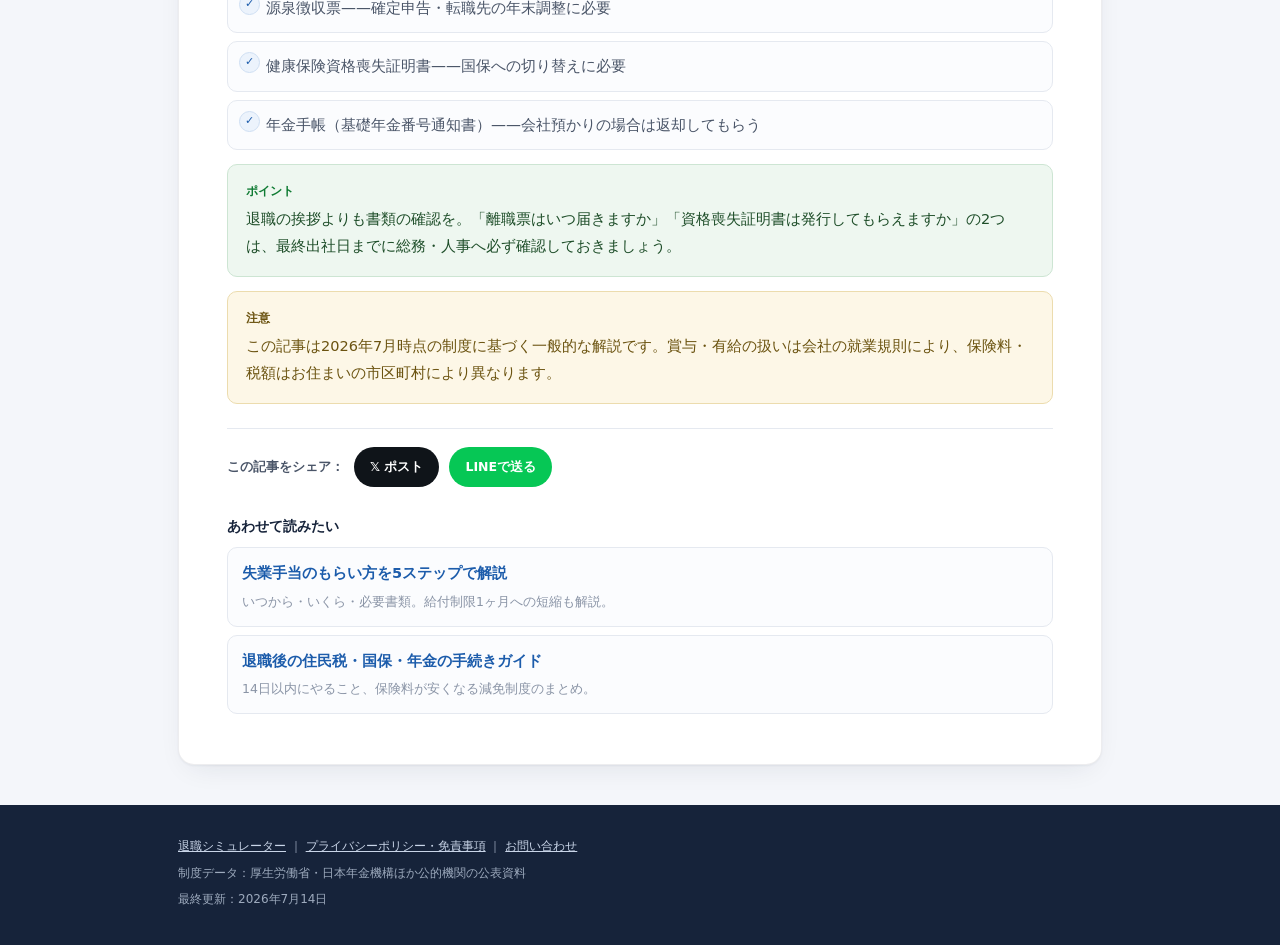
<file: articles/taishoku-mae-checklist.html>
<!DOCTYPE html>
<html lang="ja">
<head>
<meta charset="UTF-8">
<meta name="viewport" content="width=device-width, initial-scale=1.0">
<link rel="icon" type="image/svg+xml" href="/favicon.svg">
<link rel="icon" type="image/png" sizes="32x32" href="/favicon-32.png">
<link rel="apple-touch-icon" href="/apple-touch-icon.png">
<!-- Google tag (gtag.js) -->
<script async src="https://www.googletagmanager.com/gtag/js?id=G-VPLMT7ME28"></script>
<script>
  window.dataLayer = window.dataLayer || [];
  function gtag(){dataLayer.push(arguments);}
  gtag('js', new Date());

  gtag('config', 'G-VPLMT7ME28');
</script>
<script async src="https://pagead2.googlesyndication.com/pagead/js/adsbygoogle.js?client=ca-pub-9132302948928758" crossorigin="anonymous"></script>
<title>退職前にやることチェックリスト（お金編）｜退職月で手取りが変わる【2026年版】</title>
<meta name="description" content="退職を決める前に必ず確認したいお金の7項目をチェックリスト形式で解説。貯金の目安、自己都合と会社都合の違い、退職月による住民税一括徴収、ボーナスのタイミング、健康保険の見積もり、会社から受け取る書類まで。2026年最新版。">
<link rel="canonical" href="https://taishoku-sim.com/articles/taishoku-mae-checklist.html">
<meta property="og:image" content="https://taishoku-sim.com/ogp.png">
<meta name="twitter:card" content="summary_large_image">
<link rel="stylesheet" href="./article.css">
<script type="application/ld+json">
{
  "@context": "https://schema.org",
  "@type": "Article",
  "headline": "退職前にやることチェックリスト（お金編）｜退職月で手取りが変わる",
  "datePublished": "2026-07-14",
  "dateModified": "2026-07-14",
  "author": {"@type": "Person", "name": "退職シミュレーター運営者"}
}
</script>
<script type="application/ld+json">
{
  "@context": "https://schema.org",
  "@type": "FAQPage",
  "mainEntity": [
    {
      "@type": "Question",
      "name": "退職のタイミングはいつがよいですか？",
      "acceptedAnswer": {
        "@type": "Answer",
        "text": "お金の面では、賞与の支給日在籍要件を満たした後、かつ住民税の一括徴収（1〜5月退職）を避けられる6月以降が有利になりやすいタイミングです。ただし有給消化のスケジュールや転職先の入社日との兼ね合いもあるため、総合的に判断してください。"
      }
    },
    {
      "@type": "Question",
      "name": "退職前にクレジットカードやローンの手続きをすべきですか？",
      "acceptedAnswer": {
        "@type": "Answer",
        "text": "はい。クレジットカードの新規作成、住宅・自動車ローンの審査、賃貸物件の入居審査は安定収入が前提のため、退職後は通りにくくなります。予定があるなら在職中に済ませておくのが安全です。"
      }
    },
    {
      "@type": "Question",
      "name": "退職時に会社から受け取る書類は何ですか？",
      "acceptedAnswer": {
        "@type": "Answer",
        "text": "離職票（−1・−2）、雇用保険被保険者証、源泉徴収票、健康保険資格喪失証明書、年金手帳（会社預かりの場合）の5点です。もらい忘れると失業手当の申請や国保への切り替えが止まるため、最終出社日までに総務・人事へ確認しておきましょう。"
      }
    }
  ]
}
</script>
</head>
<body>

<header class="site">
  <div class="wrap">
    <svg class="logo-mark" viewBox="0 0 40 40" aria-hidden="true">
      <rect x="2" y="2" width="36" height="36" rx="9" fill="#1c5cab"/>
      <path d="M10 27 L16 20 L21 23.5 L30 12.5" fill="none" stroke="#fff" stroke-width="2.6" stroke-linecap="round" stroke-linejoin="round"/>
      <circle cx="30" cy="12.5" r="2.6" fill="#fff"/>
      <rect x="10" y="30" width="20" height="2.4" rx="1.2" fill="#79aae6"/>
    </svg>
    <div class="logo-text">
      <div class="logo"><a href="../">退職シミュレーター</a></div>
      <div class="logo-sub">失業手当・住民税・国保・貯金の推移を1分で見える化</div>
    </div>
  </div>
</header>

<div class="wrap">
  <nav class="breadcrumb"><a href="../">ホーム</a> › コラム › 退職前にやることチェックリスト</nav>

  <article class="card">
    <h1>退職前にやることチェックリスト（お金編）<br>｜退職月の選び方で手取りが変わる【2026年版】</h1>
    <p class="meta">公開日：2026年7月14日 ｜ この記事は2026年7月時点の制度に基づいています</p>

    <p class="lead">退職は「決めてから考える」と損をすることが多いイベントです。同じ会社を同じ理由で辞めるのでも、準備の有無と退職月の選び方で、手元に残るお金が数十万円変わることがあります。この記事では、退職届を出す前に確認しておきたいお金の7項目をチェックリスト形式でまとめました。</p>

    <div class="keypoints">
      <div class="k-title">この記事の要点</div>
      <ul>
        <li>退職前に確認すべきお金の項目は7つ——生活費の把握・退職理由・退職月・有給消化・健康保険の見積もり・審査が必要な契約・受け取る書類</li>
        <li>1〜5月に退職すると住民税の残額が最後の給与から一括徴収され、最終月の手取りが大きく減る</li>
        <li>健康保険の任意継続は申込期限が退職翌日から20日以内。退職前に国保と両方の見積もりを取るのが確実</li>
      </ul>
    </div>

    <div class="toc">
      <div class="toc-title">チェックリスト（全7項目）</div>
      <ol>
        <li>生活費の把握と「もつ月数」の計算</li>
        <li>退職理由の確認（自己都合か会社都合か）</li>
        <li>退職月の選び方（住民税・ボーナス）</li>
        <li>有給休暇の残日数確認</li>
        <li>健康保険の2つの選択肢の見積もり</li>
        <li>審査が必要な契約は在職中に</li>
        <li>会社から受け取る書類の確認</li>
      </ol>
    </div>

    <h2>1. 毎月の生活費を把握して「貯金がもつ月数」を計算する</h2>
    <p>最初にやるべきはこれです。退職後は給与収入がなくなる一方で、これまで給与から天引きされていた<strong>住民税・健康保険料・年金</strong>が自分宛てに請求されるようになります。単身でも月5〜7万円程度の固定請求が上乗せされるケースは珍しくありません。</p>
    <p>「生活費×月数」だけで見積もると、実際より2〜3割楽観的な計算になりがちです。失業手当の入金タイミングと税・保険料の支払いまで含めた「本当の収支」で考えましょう。</p>
    <div class="cta">
      <div class="c-text">貯金が何ヶ月もつか、税・保険料込みで1分でわかります</div>
      <a class="c-btn" href="../">退職シミュレーターで無料計算する</a>
      <div class="c-sub">失業手当の金額・時期、住民税・国保・年金の請求額もまとめて表示。</div>
    </div>

    <h2>2. 自分の退職理由が「自己都合」か「会社都合」かを確認する</h2>
    <p>失業手当は、退職理由によって受け取れる条件が大きく変わります。</p>
    <div class="table-scroll">
      <table class="info">
        <tr><th></th><th>自己都合</th><th>会社都合（特定受給資格者）</th></tr>
        <tr><td>給付開始</td><td>待期7日＋給付制限1ヶ月</td><td>待期7日のみ</td></tr>
        <tr><td>給付日数</td><td>90〜150日</td><td>90〜330日</td></tr>
        <tr><td>国保の軽減</td><td>なし</td><td>あり（前年所得を30%として計算）</td></tr>
      </table>
    </div>
    <p>注意したいのは、<strong>形式上は自己都合でも「会社都合相当」と認定されるケース</strong>があることです。退職前の残業が長時間に及んでいた、賃金の未払いがあった、ハラスメントを受けていた、退職を促された——こうした事情があれば、ハローワークで「特定受給資格者」として扱われる可能性があります。タイムカードや給与明細、やり取りの記録は退職前に手元に確保しておきましょう。</p>

    <h2>3. 退職月を選べるなら「住民税」と「ボーナス」を考える</h2>
    <h3>1〜5月退職は住民税の一括徴収に注意</h3>
    <p>住民税は前年の所得に対して翌年6月〜翌々年5月に支払う後払いの税金です。<strong>1〜5月に退職すると、5月までの残額が最後の給与や退職金から原則一括で天引き</strong>されます。最終月の手取りが想定より数万〜十数万円少なくなることがあるため、最後の給与をあてにした資金計画は危険です。</p>
    <h3>ボーナスの支給日と査定期間</h3>
    <p>就業規則の賞与規定を確認しましょう。「支給日在籍要件」がある会社では、支給日の前日に退職するとボーナスは1円も出ません。支給日直後の退職に比べて、数十万円の差になります。円満退職の観点からも、退職の意思表示のタイミングは賞与支給後が無難です。</p>

    <h2>4. 有給休暇の残日数を確認する</h2>
    <p>残った有給休暇は退職日までに消化するのが原則です（会社によっては買い取り制度もあります）。有給消化中も給与・社会保険は通常どおりなので、<strong>「最終出社日→有給消化→退職日」と組めば、実質的な無収入期間を短縮</strong>できます。残日数は給与明細や人事システムで確認し、退職交渉の際に消化スケジュールもセットで合意しておきましょう。</p>

    <h2>5. 健康保険は「任意継続」と「国保」の2択——退職前に両方見積もる</h2>
    <p>退職後の健康保険は主に2つの選択肢があります。</p>
    <ul>
      <li><strong>任意継続</strong>——在職中の健康保険を最長2年継続。保険料は会社負担分がなくなるため約2倍になるが、上限額がある</li>
      <li><strong>国民健康保険</strong>——前年所得に基づいて市区町村が計算。会社都合退職なら大幅な軽減あり</li>
    </ul>
    <p>どちらが安いかは前年収入・家族構成・お住まいの市区町村によって変わります。<strong>任意継続の申込期限は退職日の翌日から20日以内</strong>と短いため、退職前に健保組合と市区町村の両方で見積もりを取っておくのが確実です。扶養家族が多い人は、家族分の保険料がかからない任意継続が有利になりやすい傾向があります。</p>

    <h2>6. クレジットカード・ローン・引っ越しは在職中に</h2>
    <p>クレジットカードの新規作成、住宅ローンや自動車ローンの審査、賃貸物件の入居審査は、いずれも「安定収入」が前提です。退職後は審査に通りにくくなるため、<strong>予定があるなら在職中に済ませておきましょう</strong>。特に引っ越しを伴う転職・退職では、契約者の勤務先欄をどう書くかで詰まるケースが多発します。</p>

    <h2>7. 会社から受け取る書類を確認する</h2>
    <p>退職時・退職後に会社から受け取る書類はこの5点です。もらい忘れると各種手続きが止まります。</p>
    <ul class="checklist">
      <li>離職票（−1・−2）——失業手当の申請に必須。退職後10日〜2週間で郵送</li>
      <li>雇用保険被保険者証——次の職場でも使用</li>
      <li>源泉徴収票——確定申告・転職先の年末調整に必要</li>
      <li>健康保険資格喪失証明書——国保への切り替えに必要</li>
      <li>年金手帳（基礎年金番号通知書）——会社預かりの場合は返却してもらう</li>
    </ul>
    <div class="point">退職の挨拶よりも書類の確認を。「離職票はいつ届きますか」「資格喪失証明書は発行してもらえますか」の2つは、最終出社日までに総務・人事へ必ず確認しておきましょう。</div>

    <div class="caution">この記事は2026年7月時点の制度に基づく一般的な解説です。賞与・有給の扱いは会社の就業規則により、保険料・税額はお住まいの市区町村により異なります。</div>

    <div class="share-row">
      <span class="s-label">この記事をシェア：</span>
      <a class="share-btn x" href="https://twitter.com/intent/tweet?text=%E9%80%80%E8%81%B7%E5%89%8D%E3%81%AB%E3%82%84%E3%82%8B%E3%81%93%E3%81%A8%E3%83%81%E3%82%A7%E3%83%83%E3%82%AF%E3%83%AA%E3%82%B9%E3%83%88%EF%BC%88%E3%81%8A%E9%87%91%E7%B7%A8%EF%BC%89%EF%BD%9C%E9%80%80%E8%81%B7%E6%9C%88%E3%81%A7%E6%89%8B%E5%8F%96%E3%82%8A%E3%81%8C%E5%A4%89%E3%82%8F%E3%82%8B&amp;url=https%3A%2F%2Ftaishoku-sim.com%2Farticles%2Ftaishoku-mae-checklist.html" target="_blank" rel="noopener">𝕏 ポスト</a>
      <a class="share-btn line" href="https://social-plugins.line.me/lineit/share?url=https%3A%2F%2Ftaishoku-sim.com%2Farticles%2Ftaishoku-mae-checklist.html" target="_blank" rel="noopener">LINEで送る</a>
    </div>

    <div class="related">
      <div class="r-title">あわせて読みたい</div>
      <a href="./shitsugyou-teate-moraikata.html">失業手当のもらい方を5ステップで解説<span>いつから・いくら・必要書類。給付制限1ヶ月への短縮も解説。</span></a>
      <a href="./taishoku-go-tetsuduki.html">退職後の住民税・国保・年金の手続きガイド<span>14日以内にやること、保険料が安くなる減免制度のまとめ。</span></a>
    </div>
  </article>
</div>

<footer class="site">
  <div class="wrap">
    <p><a href="../">退職シミュレーター</a> ｜ <a href="../privacy.html">プライバシーポリシー・免責事項</a> ｜ <a href="https://forms.gle/fLUeUgyRsNNLhdzbA" target="_blank" rel="noopener">お問い合わせ</a></p>
    <p>制度データ：厚生労働省・日本年金機構ほか公的機関の公表資料</p>
    <p>最終更新：2026年7月14日</p>
  </div>
</footer>

</body>
</html>
</file>
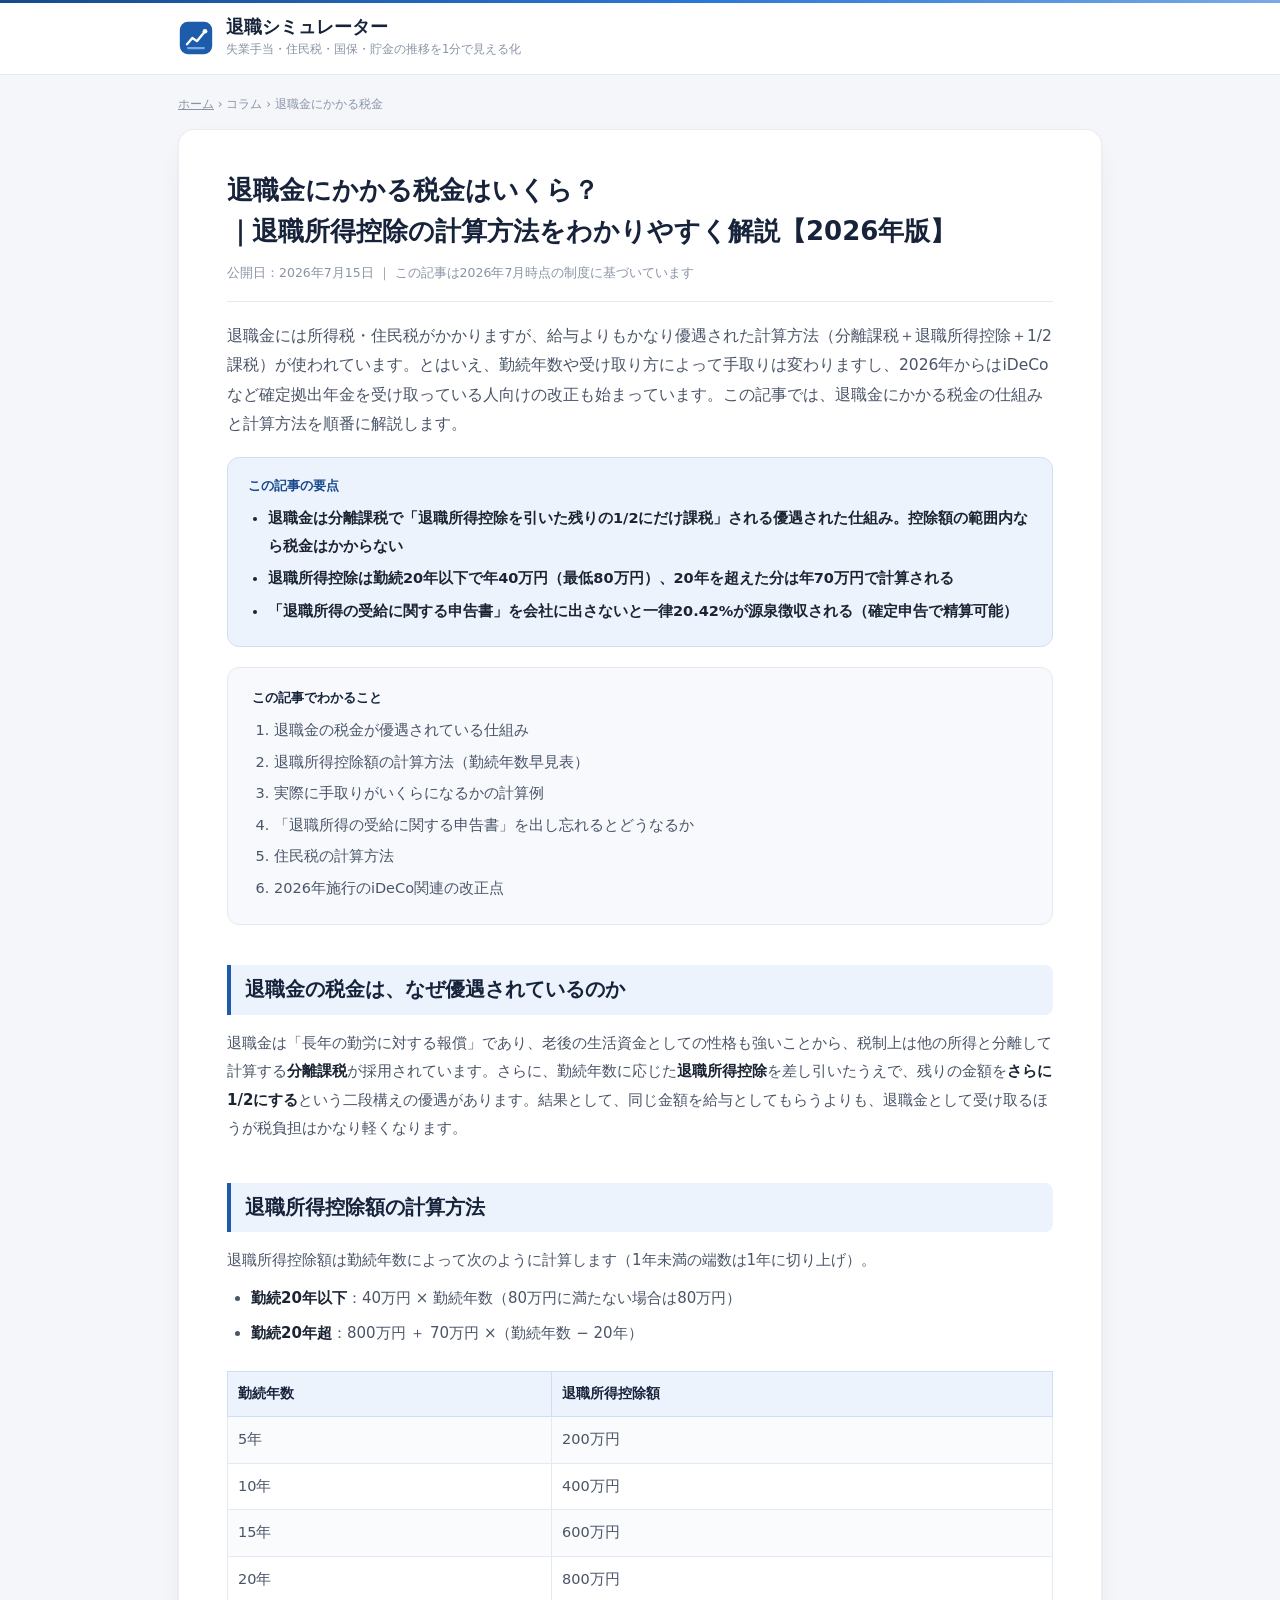
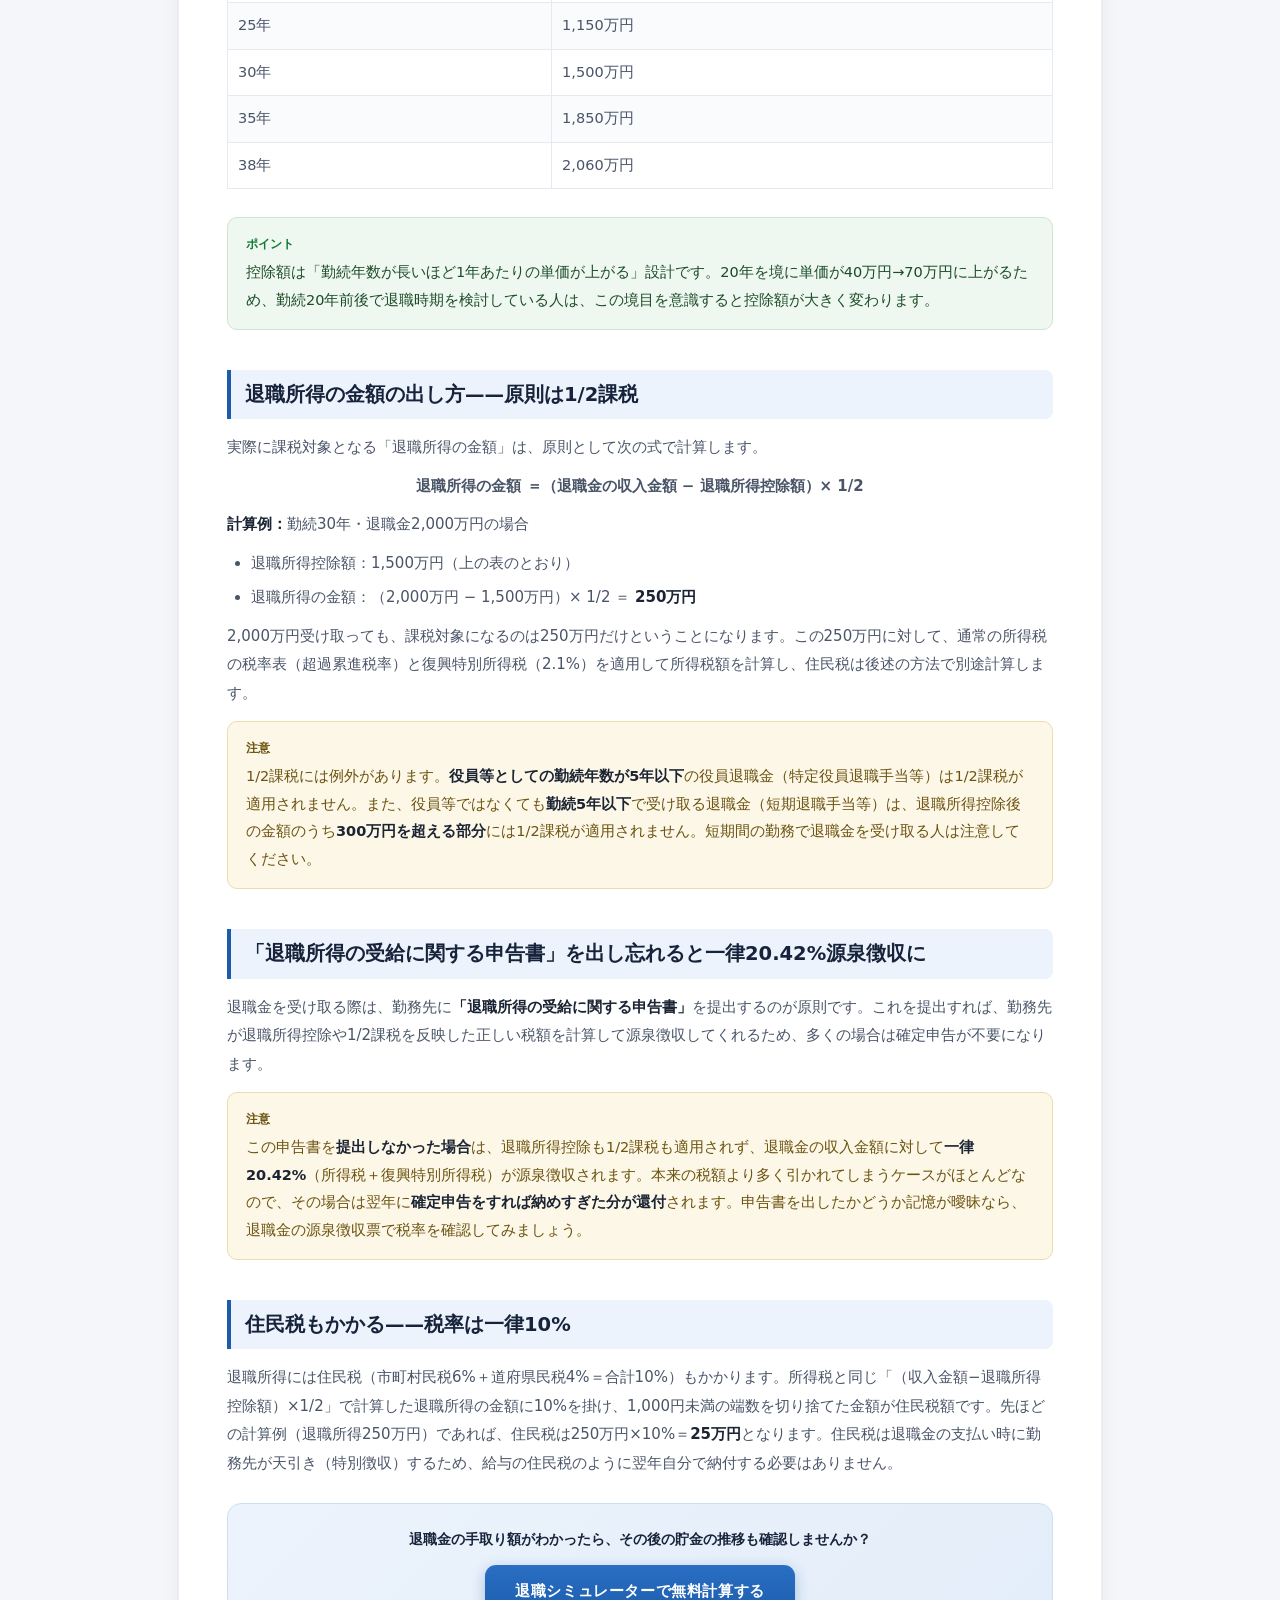
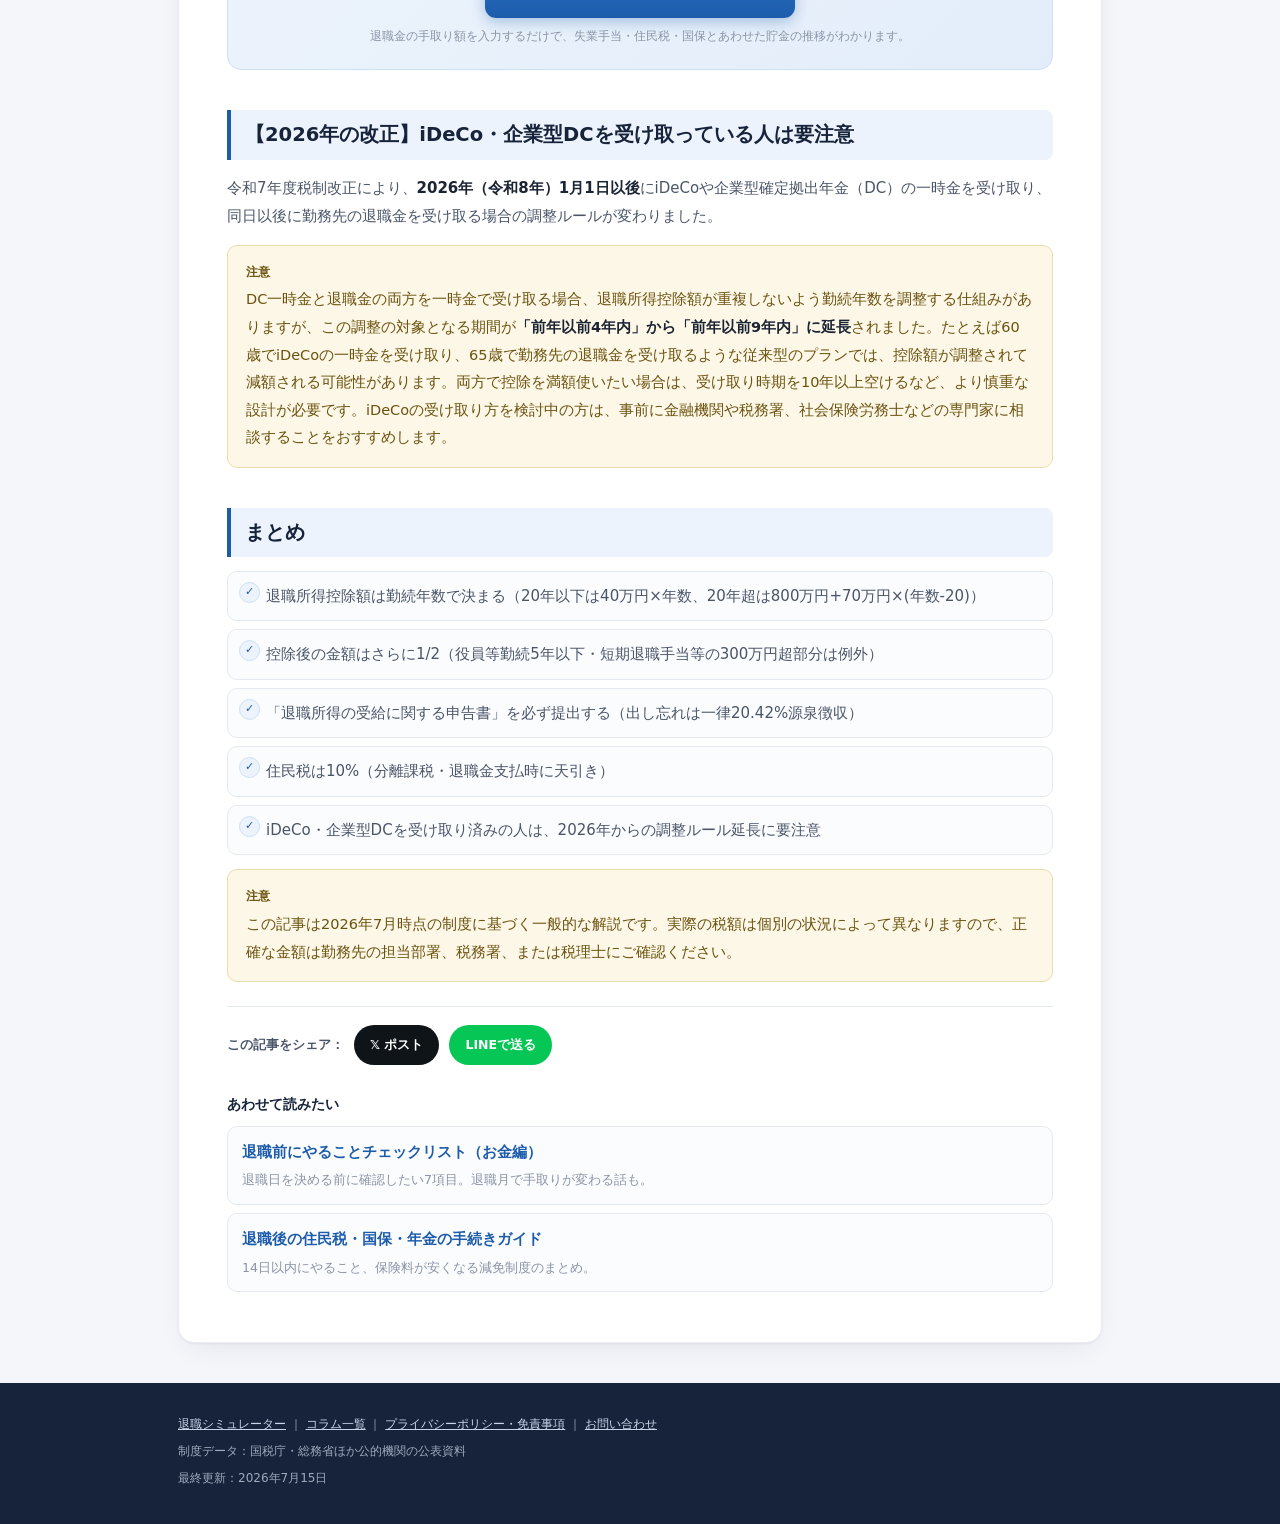
<file: articles/taishokukin-zeikin.html>
<!DOCTYPE html>
<html lang="ja">
<head>
<meta charset="UTF-8">
<meta name="viewport" content="width=device-width, initial-scale=1.0">
<link rel="icon" type="image/svg+xml" href="/favicon.svg">
<link rel="icon" type="image/png" sizes="32x32" href="/favicon-32.png">
<link rel="apple-touch-icon" href="/apple-touch-icon.png">
<!-- Google tag (gtag.js) -->
<script async src="https://www.googletagmanager.com/gtag/js?id=G-VPLMT7ME28"></script>
<script>
  window.dataLayer = window.dataLayer || [];
  function gtag(){dataLayer.push(arguments);}
  gtag('js', new Date());

  gtag('config', 'G-VPLMT7ME28');
</script>
<script async src="https://pagead2.googlesyndication.com/pagead/js/adsbygoogle.js?client=ca-pub-9132302948928758" crossorigin="anonymous"></script>
<title>退職金にかかる税金｜退職所得控除の計算方法【2026年版】</title>
<meta name="description" content="退職金にかかる所得税・住民税の仕組みと、退職所得控除額の計算方法を勤続年数早見表つきで解説。「退職所得の受給に関する申告書」を出し忘れると損する理由、2026年施行のiDeCo関連改正の注意点まで、2026年最新情報でまとめました。">
<link rel="canonical" href="https://taishoku-sim.com/articles/taishokukin-zeikin.html">
<meta property="og:image" content="https://taishoku-sim.com/ogp.png">
<meta name="twitter:card" content="summary_large_image">
<link rel="stylesheet" href="./article.css">
<script type="application/ld+json">
{
  "@context": "https://schema.org",
  "@type": "Article",
  "headline": "退職金にかかる税金｜退職所得控除の計算方法をわかりやすく解説",
  "datePublished": "2026-07-15",
  "dateModified": "2026-07-15",
  "author": {"@type": "Person", "name": "退職シミュレーター運営者"}
}
</script>
<script type="application/ld+json">
{
  "@context": "https://schema.org",
  "@type": "FAQPage",
  "mainEntity": [
    {
      "@type": "Question",
      "name": "退職金に税金はかかりますか？",
      "acceptedAnswer": {
        "@type": "Answer",
        "text": "かかりますが、給与よりも大幅に優遇されています。退職金は分離課税で、勤続年数に応じた退職所得控除を差し引き、残りの1/2にのみ所得税・住民税が課税されます。退職金が控除額の範囲内であれば税金はかかりません。"
      }
    },
    {
      "@type": "Question",
      "name": "退職所得控除はいくらですか？",
      "acceptedAnswer": {
        "@type": "Answer",
        "text": "勤続20年以下は「40万円×勤続年数」（最低80万円）、勤続20年超は「800万円＋70万円×（勤続年数−20年）」です。例えば勤続30年なら1,500万円までの退職金には課税されません。勤続年数の1年未満の端数は切り上げます。"
      }
    },
    {
      "@type": "Question",
      "name": "退職所得の受給に関する申告書を出し忘れるとどうなりますか？",
      "acceptedAnswer": {
        "@type": "Answer",
        "text": "退職所得控除が適用されず、退職金の収入金額に対して一律20.42%が源泉徴収されます。ただし取られすぎた税金は確定申告をすれば精算・還付されるため、出し忘れても取り戻すことは可能です。"
      }
    }
  ]
}
</script>
</head>
<body>

<header class="site">
  <div class="wrap">
    <svg class="logo-mark" viewBox="0 0 40 40" aria-hidden="true">
      <rect x="2" y="2" width="36" height="36" rx="9" fill="#1c5cab"/>
      <path d="M10 27 L16 20 L21 23.5 L30 12.5" fill="none" stroke="#fff" stroke-width="2.6" stroke-linecap="round" stroke-linejoin="round"/>
      <circle cx="30" cy="12.5" r="2.6" fill="#fff"/>
      <rect x="10" y="30" width="20" height="2.4" rx="1.2" fill="#79aae6"/>
    </svg>
    <div class="logo-text">
      <div class="logo"><a href="../">退職シミュレーター</a></div>
      <div class="logo-sub">失業手当・住民税・国保・貯金の推移を1分で見える化</div>
    </div>
  </div>
</header>

<div class="wrap">
  <nav class="breadcrumb"><a href="../">ホーム</a> › コラム › 退職金にかかる税金</nav>

  <article class="card">
    <h1>退職金にかかる税金はいくら？<br>｜退職所得控除の計算方法をわかりやすく解説【2026年版】</h1>
    <p class="meta">公開日：2026年7月15日 ｜ この記事は2026年7月時点の制度に基づいています</p>

    <p class="lead">退職金には所得税・住民税がかかりますが、給与よりもかなり優遇された計算方法（分離課税＋退職所得控除＋1/2課税）が使われています。とはいえ、勤続年数や受け取り方によって手取りは変わりますし、2026年からはiDeCoなど確定拠出年金を受け取っている人向けの改正も始まっています。この記事では、退職金にかかる税金の仕組みと計算方法を順番に解説します。</p>

    <div class="keypoints">
      <div class="k-title">この記事の要点</div>
      <ul>
        <li>退職金は分離課税で「退職所得控除を引いた残りの1/2にだけ課税」される優遇された仕組み。控除額の範囲内なら税金はかからない</li>
        <li>退職所得控除は勤続20年以下で年40万円（最低80万円）、20年を超えた分は年70万円で計算される</li>
        <li>「退職所得の受給に関する申告書」を会社に出さないと一律20.42%が源泉徴収される（確定申告で精算可能）</li>
      </ul>
    </div>

    <div class="toc">
      <div class="toc-title">この記事でわかること</div>
      <ol>
        <li>退職金の税金が優遇されている仕組み</li>
        <li>退職所得控除額の計算方法（勤続年数早見表）</li>
        <li>実際に手取りがいくらになるかの計算例</li>
        <li>「退職所得の受給に関する申告書」を出し忘れるとどうなるか</li>
        <li>住民税の計算方法</li>
        <li>2026年施行のiDeCo関連の改正点</li>
      </ol>
    </div>

    <h2>退職金の税金は、なぜ優遇されているのか</h2>
    <p>退職金は「長年の勤労に対する報償」であり、老後の生活資金としての性格も強いことから、税制上は他の所得と分離して計算する<strong>分離課税</strong>が採用されています。さらに、勤続年数に応じた<strong>退職所得控除</strong>を差し引いたうえで、残りの金額を<strong>さらに1/2にする</strong>という二段構えの優遇があります。結果として、同じ金額を給与としてもらうよりも、退職金として受け取るほうが税負担はかなり軽くなります。</p>

    <h2>退職所得控除額の計算方法</h2>
    <p>退職所得控除額は勤続年数によって次のように計算します（1年未満の端数は1年に切り上げ）。</p>
    <ul>
      <li><strong>勤続20年以下</strong>：40万円 × 勤続年数（80万円に満たない場合は80万円）</li>
      <li><strong>勤続20年超</strong>：800万円 ＋ 70万円 ×（勤続年数 − 20年）</li>
    </ul>
    <div class="table-scroll">
      <table class="info">
        <tr><th>勤続年数</th><th>退職所得控除額</th></tr>
        <tr><td>5年</td><td>200万円</td></tr>
        <tr><td>10年</td><td>400万円</td></tr>
        <tr><td>15年</td><td>600万円</td></tr>
        <tr><td>20年</td><td>800万円</td></tr>
        <tr><td>25年</td><td>1,150万円</td></tr>
        <tr><td>30年</td><td>1,500万円</td></tr>
        <tr><td>35年</td><td>1,850万円</td></tr>
        <tr><td>38年</td><td>2,060万円</td></tr>
      </table>
    </div>
    <div class="point">控除額は「勤続年数が長いほど1年あたりの単価が上がる」設計です。20年を境に単価が40万円→70万円に上がるため、勤続20年前後で退職時期を検討している人は、この境目を意識すると控除額が大きく変わります。</div>

    <h2>退職所得の金額の出し方——原則は1/2課税</h2>
    <p>実際に課税対象となる「退職所得の金額」は、原則として次の式で計算します。</p>
    <p style="text-align:center;font-weight:700;">退職所得の金額 ＝（退職金の収入金額 − 退職所得控除額）× 1/2</p>
    <p><strong>計算例：</strong>勤続30年・退職金2,000万円の場合</p>
    <ul>
      <li>退職所得控除額：1,500万円（上の表のとおり）</li>
      <li>退職所得の金額：（2,000万円 − 1,500万円）× 1/2 ＝ <strong>250万円</strong></li>
    </ul>
    <p>2,000万円受け取っても、課税対象になるのは250万円だけということになります。この250万円に対して、通常の所得税の税率表（超過累進税率）と復興特別所得税（2.1%）を適用して所得税額を計算し、住民税は後述の方法で別途計算します。</p>
    <div class="caution">1/2課税には例外があります。<strong>役員等としての勤続年数が5年以下</strong>の役員退職金（特定役員退職手当等）は1/2課税が適用されません。また、役員等ではなくても<strong>勤続5年以下</strong>で受け取る退職金（短期退職手当等）は、退職所得控除後の金額のうち<strong>300万円を超える部分</strong>には1/2課税が適用されません。短期間の勤務で退職金を受け取る人は注意してください。</div>

    <h2>「退職所得の受給に関する申告書」を出し忘れると一律20.42%源泉徴収に</h2>
    <p>退職金を受け取る際は、勤務先に<strong>「退職所得の受給に関する申告書」</strong>を提出するのが原則です。これを提出すれば、勤務先が退職所得控除や1/2課税を反映した正しい税額を計算して源泉徴収してくれるため、多くの場合は確定申告が不要になります。</p>
    <div class="caution">この申告書を<strong>提出しなかった場合</strong>は、退職所得控除も1/2課税も適用されず、退職金の収入金額に対して<strong>一律20.42%</strong>（所得税＋復興特別所得税）が源泉徴収されます。本来の税額より多く引かれてしまうケースがほとんどなので、その場合は翌年に<strong>確定申告をすれば納めすぎた分が還付</strong>されます。申告書を出したかどうか記憶が曖昧なら、退職金の源泉徴収票で税率を確認してみましょう。</div>

    <h2>住民税もかかる——税率は一律10%</h2>
    <p>退職所得には住民税（市町村民税6%＋道府県民税4%＝合計10%）もかかります。所得税と同じ「（収入金額−退職所得控除額）×1/2」で計算した退職所得の金額に10%を掛け、1,000円未満の端数を切り捨てた金額が住民税額です。先ほどの計算例（退職所得250万円）であれば、住民税は250万円×10%＝<strong>25万円</strong>となります。住民税は退職金の支払い時に勤務先が天引き（特別徴収）するため、給与の住民税のように翌年自分で納付する必要はありません。</p>

    <div class="cta">
      <div class="c-text">退職金の手取り額がわかったら、その後の貯金の推移も確認しませんか？</div>
      <a class="c-btn" href="../">退職シミュレーターで無料計算する</a>
      <div class="c-sub">退職金の手取り額を入力するだけで、失業手当・住民税・国保とあわせた貯金の推移がわかります。</div>
    </div>

    <h2>【2026年の改正】iDeCo・企業型DCを受け取っている人は要注意</h2>
    <p>令和7年度税制改正により、<strong>2026年（令和8年）1月1日以後</strong>にiDeCoや企業型確定拠出年金（DC）の一時金を受け取り、同日以後に勤務先の退職金を受け取る場合の調整ルールが変わりました。</p>
    <div class="caution">DC一時金と退職金の両方を一時金で受け取る場合、退職所得控除額が重複しないよう勤続年数を調整する仕組みがありますが、この調整の対象となる期間が<strong>「前年以前4年内」から「前年以前9年内」に延長</strong>されました。たとえば60歳でiDeCoの一時金を受け取り、65歳で勤務先の退職金を受け取るような従来型のプランでは、控除額が調整されて減額される可能性があります。両方で控除を満額使いたい場合は、受け取り時期を10年以上空けるなど、より慎重な設計が必要です。iDeCoの受け取り方を検討中の方は、事前に金融機関や税務署、社会保険労務士などの専門家に相談することをおすすめします。</div>

    <h2>まとめ</h2>
    <ul class="checklist">
      <li>退職所得控除額は勤続年数で決まる（20年以下は40万円×年数、20年超は800万円+70万円×(年数-20)）</li>
      <li>控除後の金額はさらに1/2（役員等勤続5年以下・短期退職手当等の300万円超部分は例外）</li>
      <li>「退職所得の受給に関する申告書」を必ず提出する（出し忘れは一律20.42%源泉徴収）</li>
      <li>住民税は10%（分離課税・退職金支払時に天引き）</li>
      <li>iDeCo・企業型DCを受け取り済みの人は、2026年からの調整ルール延長に要注意</li>
    </ul>

    <div class="caution">この記事は2026年7月時点の制度に基づく一般的な解説です。実際の税額は個別の状況によって異なりますので、正確な金額は勤務先の担当部署、税務署、または税理士にご確認ください。</div>

    <div class="share-row">
      <span class="s-label">この記事をシェア：</span>
      <a class="share-btn x" href="https://twitter.com/intent/tweet?text=%E9%80%80%E8%81%B7%E9%87%91%E3%81%AB%E3%81%8B%E3%81%8B%E3%82%8B%E7%A8%8E%E9%87%91%EF%BD%9C%E9%80%80%E8%81%B7%E6%89%80%E5%BE%97%E6%8E%A7%E9%99%A4%E3%81%AE%E8%A8%88%E7%AE%97%E6%96%B9%E6%B3%95&amp;url=https%3A%2F%2Ftaishoku-sim.com%2Farticles%2Ftaishokukin-zeikin.html" target="_blank" rel="noopener">𝕏 ポスト</a>
      <a class="share-btn line" href="https://social-plugins.line.me/lineit/share?url=https%3A%2F%2Ftaishoku-sim.com%2Farticles%2Ftaishokukin-zeikin.html" target="_blank" rel="noopener">LINEで送る</a>
    </div>

    <div class="related">
      <div class="r-title">あわせて読みたい</div>
      <a href="./taishoku-mae-checklist.html">退職前にやることチェックリスト（お金編）<span>退職日を決める前に確認したい7項目。退職月で手取りが変わる話も。</span></a>
      <a href="./taishoku-go-tetsuduki.html">退職後の住民税・国保・年金の手続きガイド<span>14日以内にやること、保険料が安くなる減免制度のまとめ。</span></a>
    </div>
  </article>
</div>

<footer class="site">
  <div class="wrap">
    <p><a href="../">退職シミュレーター</a> ｜ <a href="./">コラム一覧</a> ｜ <a href="../privacy.html">プライバシーポリシー・免責事項</a> ｜ <a href="https://forms.gle/fLUeUgyRsNNLhdzbA" target="_blank" rel="noopener">お問い合わせ</a></p>
    <p>制度データ：国税庁・総務省ほか公的機関の公表資料</p>
    <p>最終更新：2026年7月15日</p>
  </div>
</footer>

</body>
</html>
</file>
<file: articles/article.css>
/* 記事ページ共通スタイル */
:root{
  --page:#f4f6fa;
  --surface:#ffffff;
  --ink:#1b2433;
  --ink-2:#4a5568;
  --muted:#8a94a6;
  --grid:#e5e9f0;
  --baseline:#c6cedb;
  --border:rgba(27,36,51,0.08);
  --navy:#16233a;
  --accent:#1c5cab;
  --accent-strong:#174a8c;
  --accent-soft:#ecf3fc;
  --accent-line:#cfdff3;
  --good:#0f7b33;
  --good-soft:#eef7f0;
  --good-line:#cde5d3;
  --warning-bg:#fdf7e7;
  --warning-border:#ecdcae;
  --warning-ink:#6b5310;
  --shadow-card:0 1px 2px rgba(22,35,58,.05), 0 10px 30px -12px rgba(22,35,58,.12);
}
*{margin:0;padding:0;box-sizing:border-box;}
body{
  font-family:system-ui,-apple-system,"Segoe UI","Hiragino Kaku Gothic ProN","Hiragino Sans","Yu Gothic UI",sans-serif;
  background:var(--page);color:var(--ink);line-height:1.9;
  -webkit-font-smoothing:antialiased;
}
a{color:var(--accent);}
.wrap{max-width:960px;margin:0 auto;padding:0 18px;}

header.site{background:var(--surface);border-bottom:1px solid var(--grid);position:relative;}
header.site::before{content:"";display:block;height:3px;
  background:linear-gradient(90deg,var(--accent-strong),#2a78d6 55%,#79aae6);}
header.site .wrap{display:flex;align-items:center;gap:12px;padding-top:13px;padding-bottom:13px;}
.logo-mark{flex:none;width:36px;height:36px;}
.logo-text .logo{font-weight:700;font-size:17.5px;color:var(--navy);line-height:1.3;}
.logo-text .logo a{color:inherit;text-decoration:none;}
.logo-text .logo-sub{font-size:11.5px;color:var(--muted);}

.breadcrumb{font-size:12px;color:var(--muted);margin:18px 0 0;}
.breadcrumb a{color:var(--muted);}

article.card{
  background:var(--surface);border:1px solid var(--border);border-radius:16px;
  padding:34px 32px;margin:14px 0 26px;box-shadow:var(--shadow-card);
}
@media(max-width:560px){article.card{padding:26px 18px;}}

article h1{font-size:23px;color:var(--navy);line-height:1.55;margin-bottom:10px;}
.meta{font-size:12px;color:var(--muted);margin-bottom:20px;padding-bottom:16px;border-bottom:1px solid var(--grid);}
article .lead{font-size:14.5px;color:var(--ink-2);}
article h2{
  font-size:18px;color:var(--navy);margin:36px 0 12px;
  padding:10px 14px;background:var(--accent-soft);border-left:4px solid var(--accent);
  border-radius:0 8px 8px 0;line-height:1.5;
}
article h3{font-size:15.5px;color:var(--navy);margin:24px 0 8px;padding-left:11px;border-left:3px solid var(--baseline);}
article p{font-size:14px;color:var(--ink-2);margin:10px 0;}
article strong{color:var(--ink);}
article ul,article ol{margin:10px 0 10px 24px;}
article li{font-size:14px;color:var(--ink-2);margin:6px 0;}

/* 要点ボックス（結論ファースト・AI引用対応） */
.keypoints{background:var(--accent-soft);border:1px solid var(--accent-line);border-radius:12px;padding:16px 20px;margin:18px 0;}
.keypoints .k-title{font-size:13px;font-weight:700;color:var(--accent-strong);margin-bottom:6px;}
.keypoints ul{margin:0 0 0 20px;}
.keypoints li{font-size:14px;color:var(--ink);margin:5px 0;font-weight:600;}
@media(min-width:720px){.keypoints li{font-size:14.5px;}}

/* 目次 */
.toc{background:#f7f9fc;border:1px solid var(--grid);border-radius:12px;padding:16px 20px;margin:20px 0;}
.toc .toc-title{font-size:13px;font-weight:700;color:var(--navy);margin-bottom:6px;}
.toc ol{margin:0 0 0 22px;}
.toc li{font-size:13.5px;margin:4px 0;}

/* ステップカード */
.step{display:flex;gap:14px;margin:16px 0;padding:16px;border:1px solid var(--grid);border-radius:12px;background:#fbfcfe;}
.step .s-num{
  flex:none;width:34px;height:34px;border-radius:10px;
  background:linear-gradient(135deg,var(--accent),var(--accent-strong));color:#fff;
  display:flex;align-items:center;justify-content:center;font-weight:700;font-size:15px;
  box-shadow:0 2px 6px rgba(28,92,171,.3);
}
.step .s-body{flex:1;}
.step .s-title{font-weight:700;font-size:14.5px;color:var(--navy);margin-bottom:4px;}
.step p{margin:4px 0;font-size:13.5px;}

/* ボックス */
.point,.caution{border-radius:10px;padding:13px 16px;font-size:13.5px;margin:14px 0;}
.point{background:var(--good-soft);border:1px solid var(--good-line);color:#1d4d28;}
.point::before{content:"ポイント";display:block;font-weight:700;font-size:12px;color:var(--good);margin-bottom:3px;}
.caution{background:var(--warning-bg);border:1px solid var(--warning-border);color:var(--warning-ink);}
.caution::before{content:"注意";display:block;font-weight:700;font-size:12px;margin-bottom:3px;}

/* チェックリスト */
ul.checklist{margin-left:0;}
ul.checklist li{
  list-style:none;padding:10px 12px 10px 38px;position:relative;margin:8px 0;
  border:1px solid var(--grid);border-radius:10px;background:#fbfcfe;
}
ul.checklist li::before{
  content:"✓";position:absolute;left:11px;top:10px;
  width:19px;height:19px;border-radius:50%;
  background:var(--accent-soft);color:var(--accent);border:1px solid var(--accent-line);
  font-size:11px;line-height:18px;text-align:center;font-weight:700;
}

/* 表 */
table.info{width:100%;border-collapse:collapse;margin:14px 0;font-size:13.5px;}
table.info th{background:var(--accent-soft);color:var(--navy);font-weight:700;text-align:left;padding:9px 10px;border:1px solid var(--accent-line);font-size:12.5px;}
table.info td{padding:9px 10px;border:1px solid var(--grid);color:var(--ink-2);}
table.info tr:nth-child(even) td{background:#fafbfd;}
.table-scroll{overflow-x:auto;}

/* シミュレーターCTA */
.cta{
  margin:26px 0;padding:22px;border-radius:14px;text-align:center;
  background:linear-gradient(135deg,#ecf3fc,#e3edf9);border:1px solid var(--accent-line);
}
.cta .c-text{font-size:14px;font-weight:700;color:var(--navy);margin-bottom:12px;}
.cta a.c-btn{
  display:inline-block;padding:12px 30px;font-size:15px;font-weight:700;color:#fff;
  background:linear-gradient(180deg,#2a6fc4,var(--accent));border-radius:11px;text-decoration:none;
  box-shadow:0 4px 14px rgba(28,92,171,.32);letter-spacing:.04em;
}
.cta .c-sub{font-size:11.5px;color:var(--muted);margin-top:8px;}

/* シェア */
.share-row{display:flex;align-items:center;gap:10px;flex-wrap:wrap;margin:24px 0 4px;padding-top:18px;border-top:1px solid var(--grid);}
.share-row .s-label{font-size:12.5px;font-weight:700;color:var(--ink-2);}
.share-btn{
  display:inline-flex;align-items:center;gap:6px;padding:8px 16px;border-radius:999px;
  font-size:12.5px;font-weight:700;text-decoration:none;cursor:pointer;border:none;font-family:inherit;
  transition:filter .15s, transform .12s;
}
.share-btn:hover{filter:brightness(1.08);transform:translateY(-1px);}
.share-btn.x{background:#0f1419;color:#fff;}
.share-btn.line{background:#06c755;color:#fff;}

/* 関連記事 */
.related{margin:26px 0 10px;}
.related .r-title{font-size:14px;font-weight:700;color:var(--navy);margin-bottom:8px;}
.related a{display:block;padding:12px 14px;border:1px solid var(--grid);border-radius:10px;
  margin:8px 0;font-size:13.5px;font-weight:600;text-decoration:none;background:#fbfcfe;}
.related a:hover{border-color:var(--accent-line);background:var(--accent-soft);}
.related a span{display:block;font-size:11.5px;color:var(--muted);font-weight:400;margin-top:2px;}

footer.site{margin-top:40px;background:var(--navy);padding:26px 0 30px;font-size:12px;color:#9daabd;}
footer.site p{margin:4px 0;}
footer.site a{color:#c9d5e8;}

/* ===== PC（広い画面）では余白と文字を一段大きく ===== */
@media(min-width:720px){
  article.card{padding:40px 48px;}
  article h1{font-size:26px;}
  .meta{font-size:12.5px;}
  article .lead{font-size:15.5px;}
  article h2{font-size:19.5px;margin:40px 0 14px;}
  article h3{font-size:16.5px;}
  article p,article li{font-size:15px;}
  .toc{padding:18px 24px;}
  .toc li{font-size:14.5px;}
  .step{padding:18px 20px;}
  .step .s-title{font-size:15.5px;}
  .step p{font-size:14.5px;}
  .point,.caution{font-size:14.5px;padding:15px 18px;}
  table.info{font-size:14.5px;}
  table.info th{font-size:13.5px;}
  ul.checklist li{font-size:15px;}
  .related a{font-size:14.5px;}
  .related a span{font-size:12.5px;}
}
</file>
